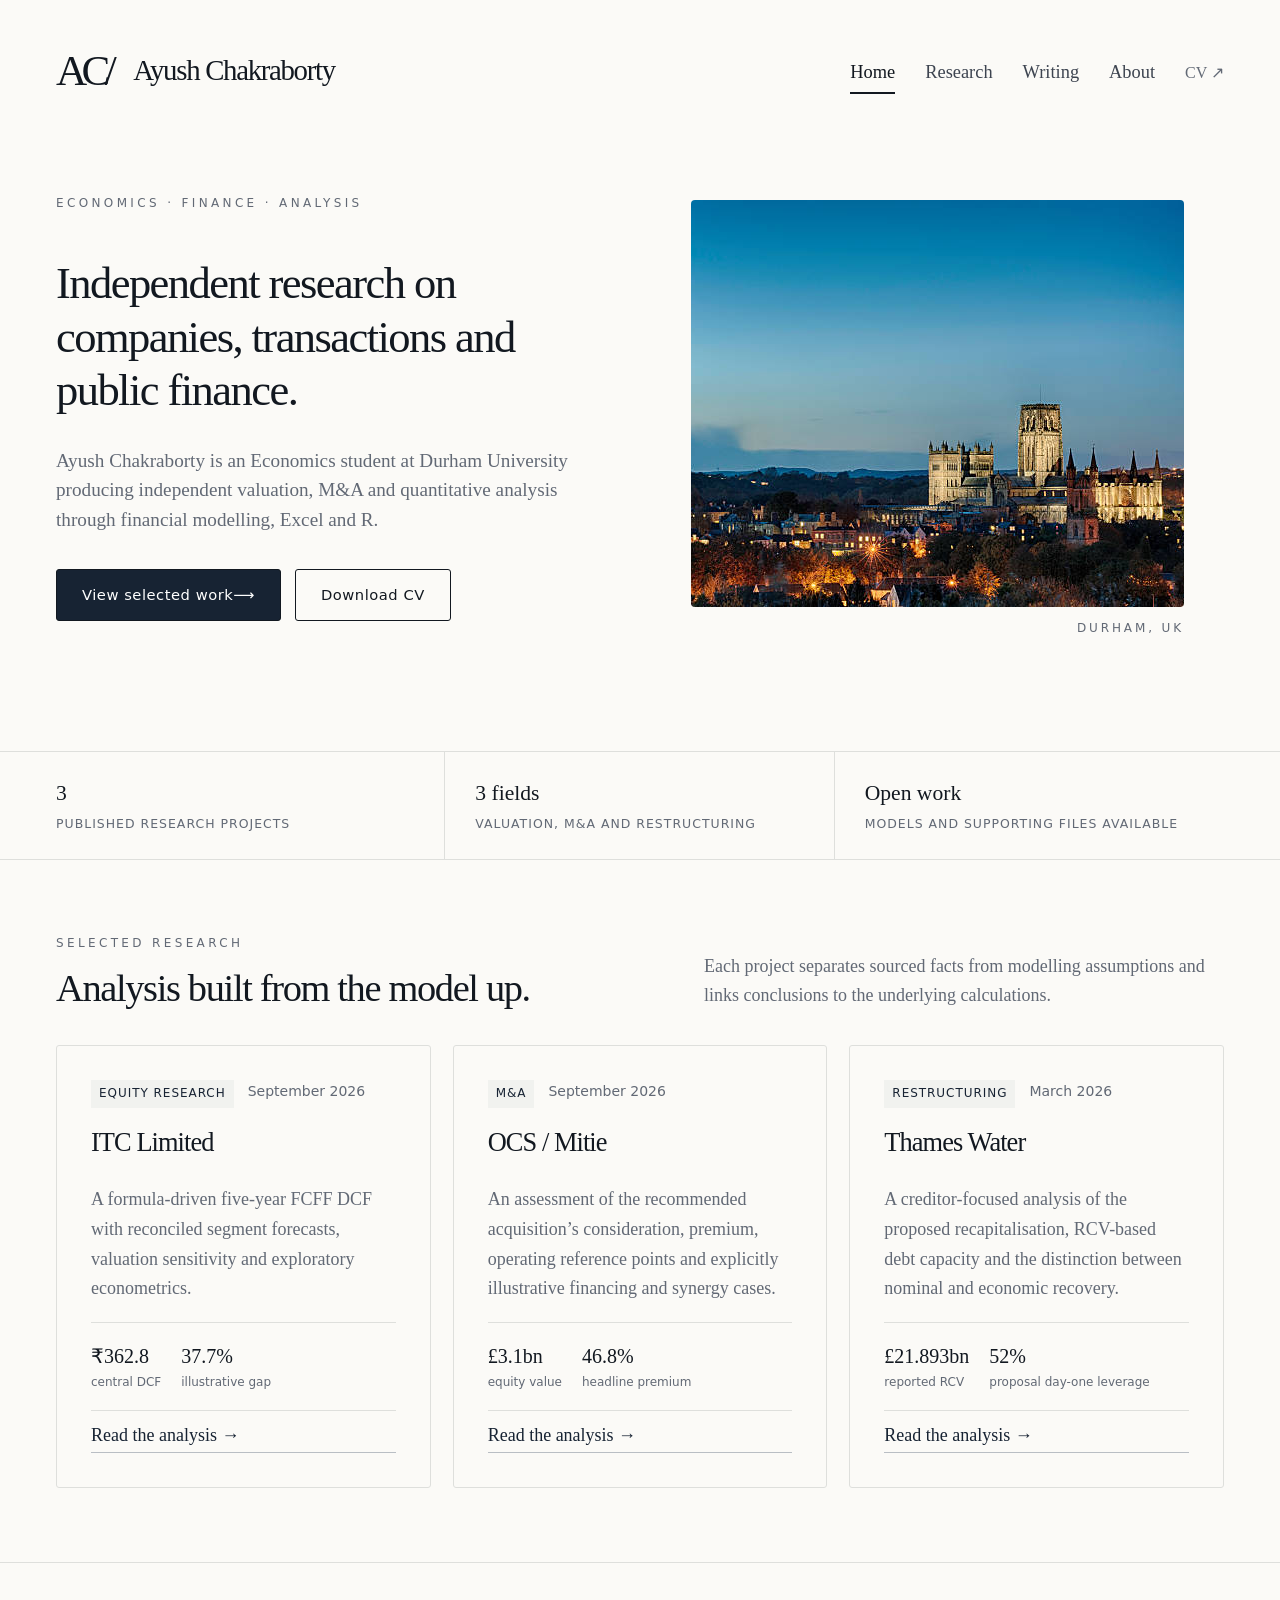
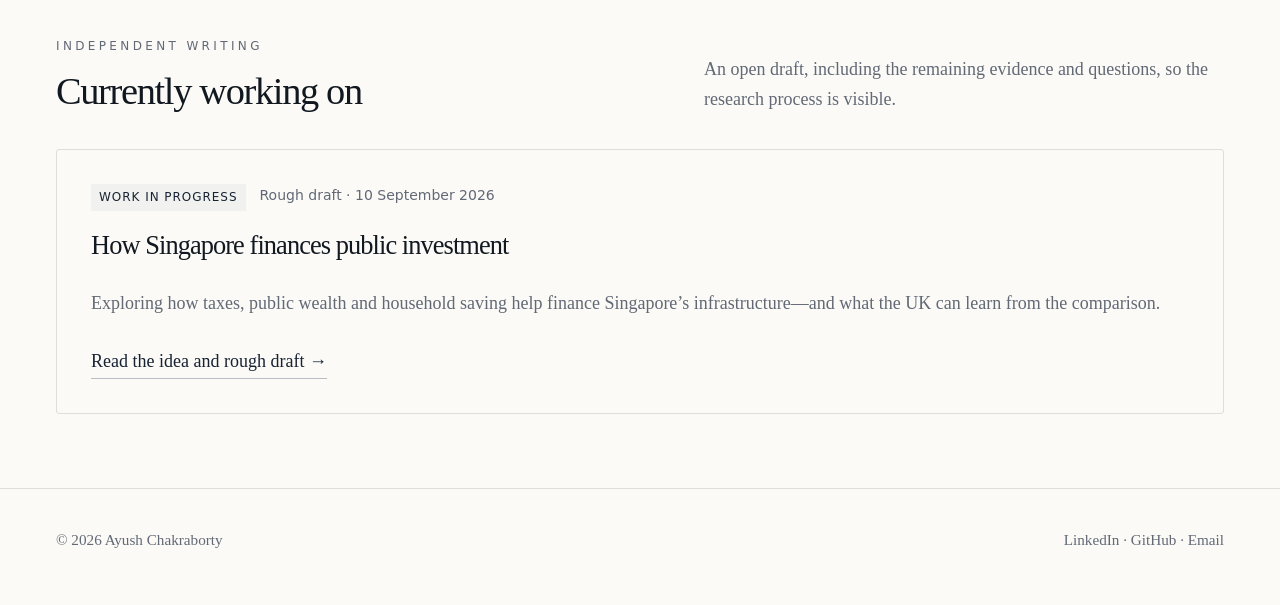
<file: index.html>
<!doctype html>
<html lang="en">
<head>
  <meta charset="utf-8"><meta name="viewport" content="width=device-width,initial-scale=1">
  <title>Ayush Chakraborty — Economics &amp; Finance Research</title>
  <meta name="description" content="Independent equity valuation, M&amp;A, restructuring and public-finance research by Durham Economics student Ayush Chakraborty.">
  <link rel="canonical" href="https://ayushchakraborty.com/"><meta property="og:type" content="website"><meta property="og:title" content="Ayush Chakraborty — Economics & Finance Research"><meta property="og:description" content="Independent research on companies, transactions and public finance."><meta property="og:image" content="https://ayushchakraborty.com/assets/durham-evening.png">
  <link rel="icon" href="assets/favicon.svg" type="image/svg+xml"><link rel="stylesheet" href="assets/style.css?v=20260922a">
</head>
<body>
<header class="site-header"><div class="container nav"><a class="brand" href="index.html"><span class="brand-mark">AC/</span><span class="brand-name">Ayush Chakraborty</span></a><button class="menu-btn" aria-controls="main-navigation" aria-label="Open navigation" aria-expanded="false">☰</button><nav class="nav-links" id="main-navigation" aria-label="Main navigation"><a aria-current="page" class="active" href="index.html">Home</a><a href="research.html">Research</a><a href="writing.html">Writing</a><a href="about.html">About</a><a class="cv-link" href="downloads/Ayush_Chakraborty_Portfolio_CV.pdf" target="_blank" rel="noopener">CV ↗</a></nav></div></header>
<main>
<section class="hero"><div class="container hero-grid"><div class="hero-copy"><div class="eyebrow">Economics · Finance · Analysis</div><h1>Independent research on companies, transactions and public finance.</h1><p class="lede">Ayush Chakraborty is an Economics student at Durham University producing independent valuation, M&amp;A and quantitative analysis through financial modelling, Excel and R.</p><div class="actions"><a class="button primary" href="selected-work.html">View selected work <span aria-hidden="true">⟶</span></a><a class="button secondary" href="downloads/Ayush_Chakraborty_Portfolio_CV.pdf" target="_blank" rel="noopener">Download CV</a></div></div><figure class="hero-image"><img src="assets/durham-evening.png" alt="Durham Cathedral illuminated above the city at dusk" width="612" height="407" fetchpriority="high"><figcaption>Durham, UK</figcaption></figure></div></section>
<section class="proof-strip" aria-label="Portfolio overview"><div class="container proof-grid"><div><strong>3</strong><span>published research projects</span></div><div><strong>3 fields</strong><span>valuation, M&amp;A and restructuring</span></div><div><strong>Open work</strong><span>models and supporting files available</span></div></div></section>
<section class="section"><div class="container"><div class="section-head"><div><div class="eyebrow">Selected research</div><h2>Analysis built from the model up.</h2></div><p>Each project separates sourced facts from modelling assumptions and links conclusions to the underlying calculations.</p></div><div class="feature-grid">
<article class="card research-card"><div class="meta"><span class="tag">Equity research</span><span>September 2026</span></div><h3>ITC Limited</h3><p>A formula-driven five-year FCFF DCF with reconciled segment forecasts, valuation sensitivity and exploratory econometrics.</p><div class="card-metrics"><span><strong>₹362.8</strong> central DCF</span><span><strong>37.7%</strong> illustrative gap</span></div><a class="card-link" href="research/itc.html">Read the analysis →</a></article>
<article class="card research-card"><div class="meta"><span class="tag">M&amp;A</span><span>September 2026</span></div><h3>OCS / Mitie</h3><p>An assessment of the recommended acquisition’s consideration, premium, operating reference points and explicitly illustrative financing and synergy cases.</p><div class="card-metrics"><span><strong>£3.1bn</strong> equity value</span><span><strong>46.8%</strong> headline premium</span></div><a class="card-link" href="research/ocs-mitie.html">Read the analysis →</a></article>
<article class="card research-card"><div class="meta"><span class="tag">Restructuring</span><span>March 2026</span></div><h3>Thames Water</h3><p>A creditor-focused analysis of the proposed recapitalisation, RCV-based debt capacity and the distinction between nominal and economic recovery.</p><div class="card-metrics"><span><strong>£21.893bn</strong> reported RCV</span><span><strong>52%</strong> proposal day-one leverage</span></div><a class="card-link" href="research/thames-water.html">Read the analysis →</a></article>
</div></div></section>
<section class="section"><div class="container"><div class="section-head"><div><div class="eyebrow">Independent writing</div><h2>Currently working on</h2></div><p>An open draft, including the remaining evidence and questions, so the research process is visible.</p></div><article class="card"><div class="meta"><span class="tag">Work in progress</span><span>Rough draft · 10 September 2026</span></div><h3>How Singapore finances public investment</h3><p>Exploring how taxes, public wealth and household saving help finance Singapore’s infrastructure—and what the UK can learn from the comparison.</p><a class="card-link" href="writing/singapore-uk.html">Read the idea and rough draft →</a></article></div></section>
</main>
<footer><div class="container footer-row"><span>© <span data-year></span> Ayush Chakraborty</span><span><a href="https://www.linkedin.com/in/ayushchakr/" target="_blank" rel="me noopener">LinkedIn</a> · <a href="https://github.com/ayush-cha" target="_blank" rel="me noopener">GitHub</a> · <a href="mailto:ayush.n.chakraborty@gmail.com">Email</a></span></div></footer><script src="assets/script.js?v=20260922"></script>
</body></html>
</file>
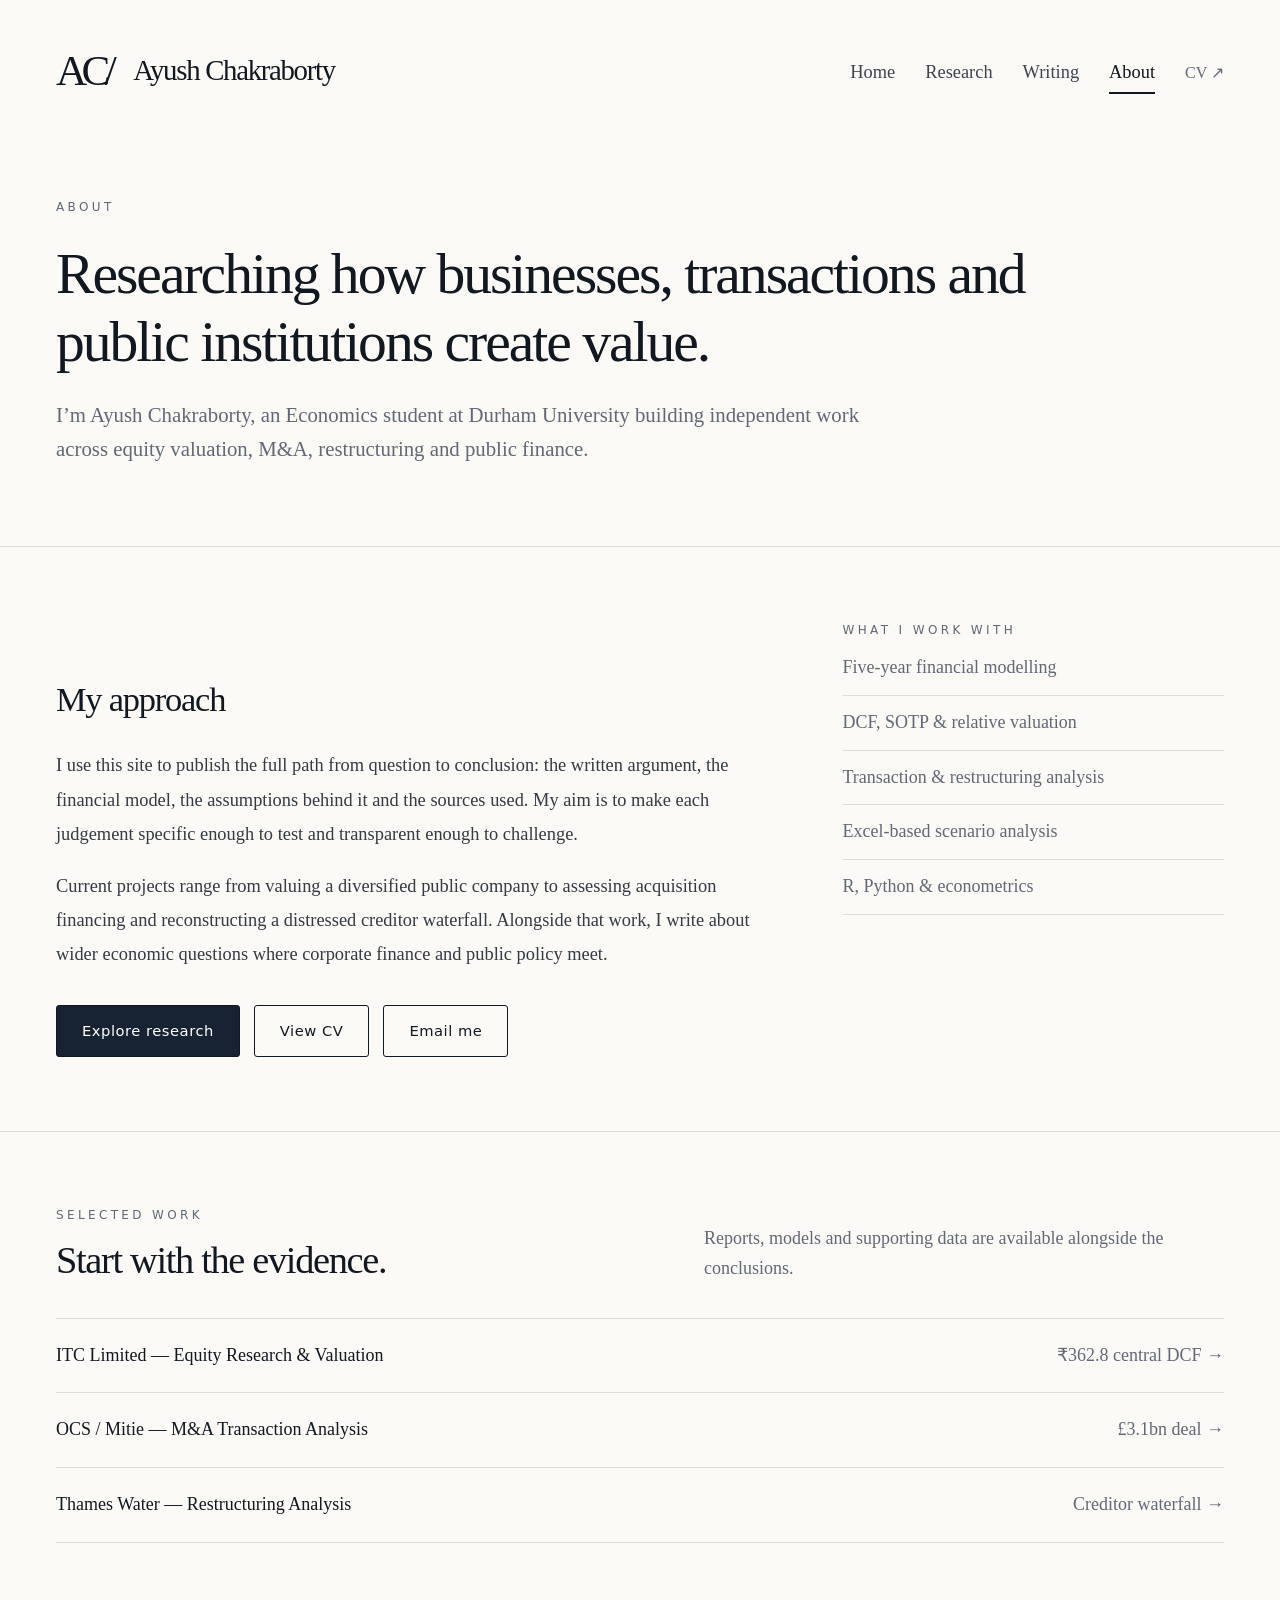
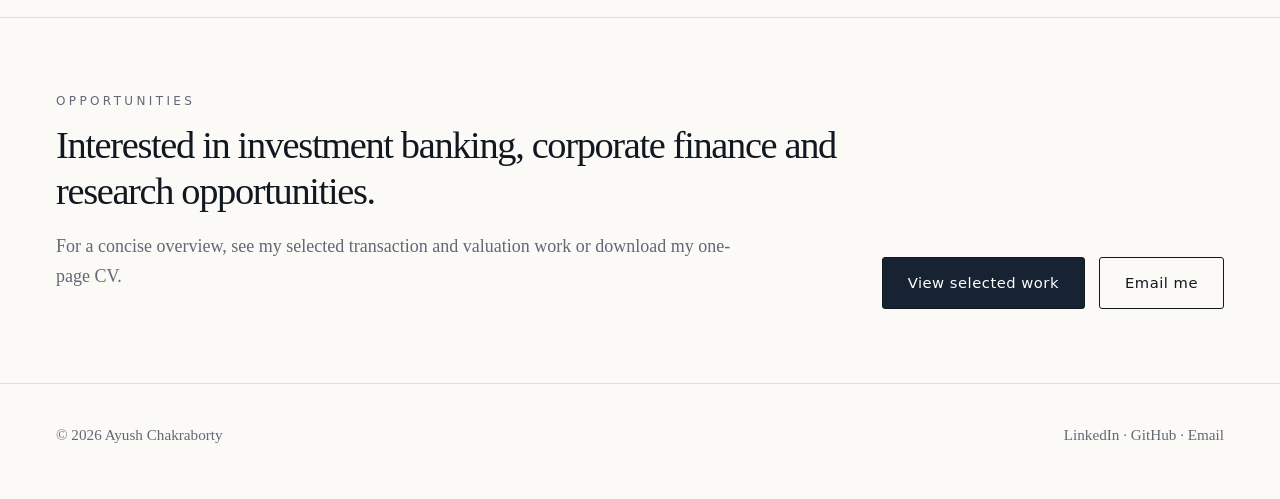
<file: about.html>
<!doctype html><html lang="en"><head><meta charset="utf-8"><meta name="viewport" content="width=device-width,initial-scale=1"><title>About — Ayush Chakraborty</title><meta name="description" content="About Ayush Chakraborty, a Durham Economics student producing independent finance and economics research."><link rel="canonical" href="https://ayushchakraborty.com/about.html"><meta property="og:type" content="website"><meta property="og:title" content="About — Ayush Chakraborty"><meta property="og:description" content="Durham Economics student producing independent valuation, transaction and public-finance research."><link rel="icon" href="assets/favicon.svg" type="image/svg+xml"><link rel="stylesheet" href="assets/style.css?v=20260922a">
  <script type="application/ld+json">
  {
    "@context": "https://schema.org",
    "@type": "Person",
    "name": "Ayush Chakraborty",
    "url": "https://ayushchakraborty.com/",
    "sameAs": [
      "https://www.linkedin.com/in/ayushchakr/",
      "https://github.com/ayush-cha"
    ],
    "affiliation": {
      "@type": "CollegeOrUniversity",
      "name": "Durham University"
    },
    "knowsAbout": [
      "Economics",
      "Equity Research",
      "Financial Modelling",
      "Valuation",
      "Mergers and Acquisitions",
      "Public Finance"
    ]
  }
  </script>
</head><body>
<header class="site-header"><div class="container nav"><a class="brand" href="index.html"><span class="brand-mark">AC/</span><span class="brand-name">Ayush Chakraborty</span></a><button class="menu-btn" aria-controls="main-navigation" aria-label="Open navigation" aria-expanded="false">☰</button><nav class="nav-links" id="main-navigation" aria-label="Main navigation"><a href="index.html">Home</a><a href="research.html">Research</a><a href="writing.html">Writing</a><a aria-current="page" class="active" href="about.html">About</a><a class="cv-link" href="downloads/Ayush_Chakraborty_Portfolio_CV.pdf" target="_blank" rel="noopener">CV ↗</a></nav></div></header>
<main><section class="page-head"><div class="container"><div class="eyebrow">About</div><h1>Researching how businesses, transactions and public institutions create value.</h1><p class="lede">I’m Ayush Chakraborty, an Economics student at Durham University building independent work across equity valuation, M&amp;A, restructuring and public finance.</p></div></section>
<section class="section"><div class="container about-grid"><div class="prose"><h2>My approach</h2><p>I use this site to publish the full path from question to conclusion: the written argument, the financial model, the assumptions behind it and the sources used. My aim is to make each judgement specific enough to test and transparent enough to challenge.</p><p>Current projects range from valuing a diversified public company to assessing acquisition financing and reconstructing a distressed creditor waterfall. Alongside that work, I write about wider economic questions where corporate finance and public policy meet.</p><div class="actions"><a class="button primary" href="research.html">Explore research</a><a class="button secondary" href="downloads/Ayush_Chakraborty_Portfolio_CV.pdf" target="_blank" rel="noopener">View CV</a><a class="button secondary" href="mailto:ayush.n.chakraborty@gmail.com">Email me</a></div></div><aside><div class="eyebrow">What I work with</div><ul class="simple-list"><li>Five-year financial modelling</li><li>DCF, SOTP &amp; relative valuation</li><li>Transaction &amp; restructuring analysis</li><li>Excel-based scenario analysis</li><li>R, Python &amp; econometrics</li></ul></aside></div></section>
<section class="section"><div class="container"><div class="section-head"><div><div class="eyebrow">Selected work</div><h2>Start with the evidence.</h2></div><p>Reports, models and supporting data are available alongside the conclusions.</p></div><div class="link-list"><a href="research/itc.html"><span>ITC Limited — Equity Research &amp; Valuation</span><span>₹362.8 central DCF →</span></a><a href="research/ocs-mitie.html"><span>OCS / Mitie — M&amp;A Transaction Analysis</span><span>£3.1bn deal →</span></a><a href="research/thames-water.html"><span>Thames Water — Restructuring Analysis</span><span>Creditor waterfall →</span></a></div></div></section><section class="section contact-band"><div class="container"><div><div class="eyebrow">Opportunities</div><h2>Interested in investment banking, corporate finance and research opportunities.</h2><p>For a concise overview, see my selected transaction and valuation work or download my one-page CV.</p></div><div class="actions"><a class="button primary" href="selected-work.html">View selected work</a><a class="button secondary" href="mailto:ayush.n.chakraborty@gmail.com">Email me</a></div></div></section></main>
<footer><div class="container footer-row"><span>© <span data-year></span> Ayush Chakraborty</span><span><a href="https://www.linkedin.com/in/ayushchakr/" target="_blank" rel="me noopener">LinkedIn</a> · <a href="https://github.com/ayush-cha" target="_blank" rel="me noopener">GitHub</a> · <a href="mailto:ayush.n.chakraborty@gmail.com">Email</a></span></div></footer><script src="assets/script.js"></script></body></html>
</file>
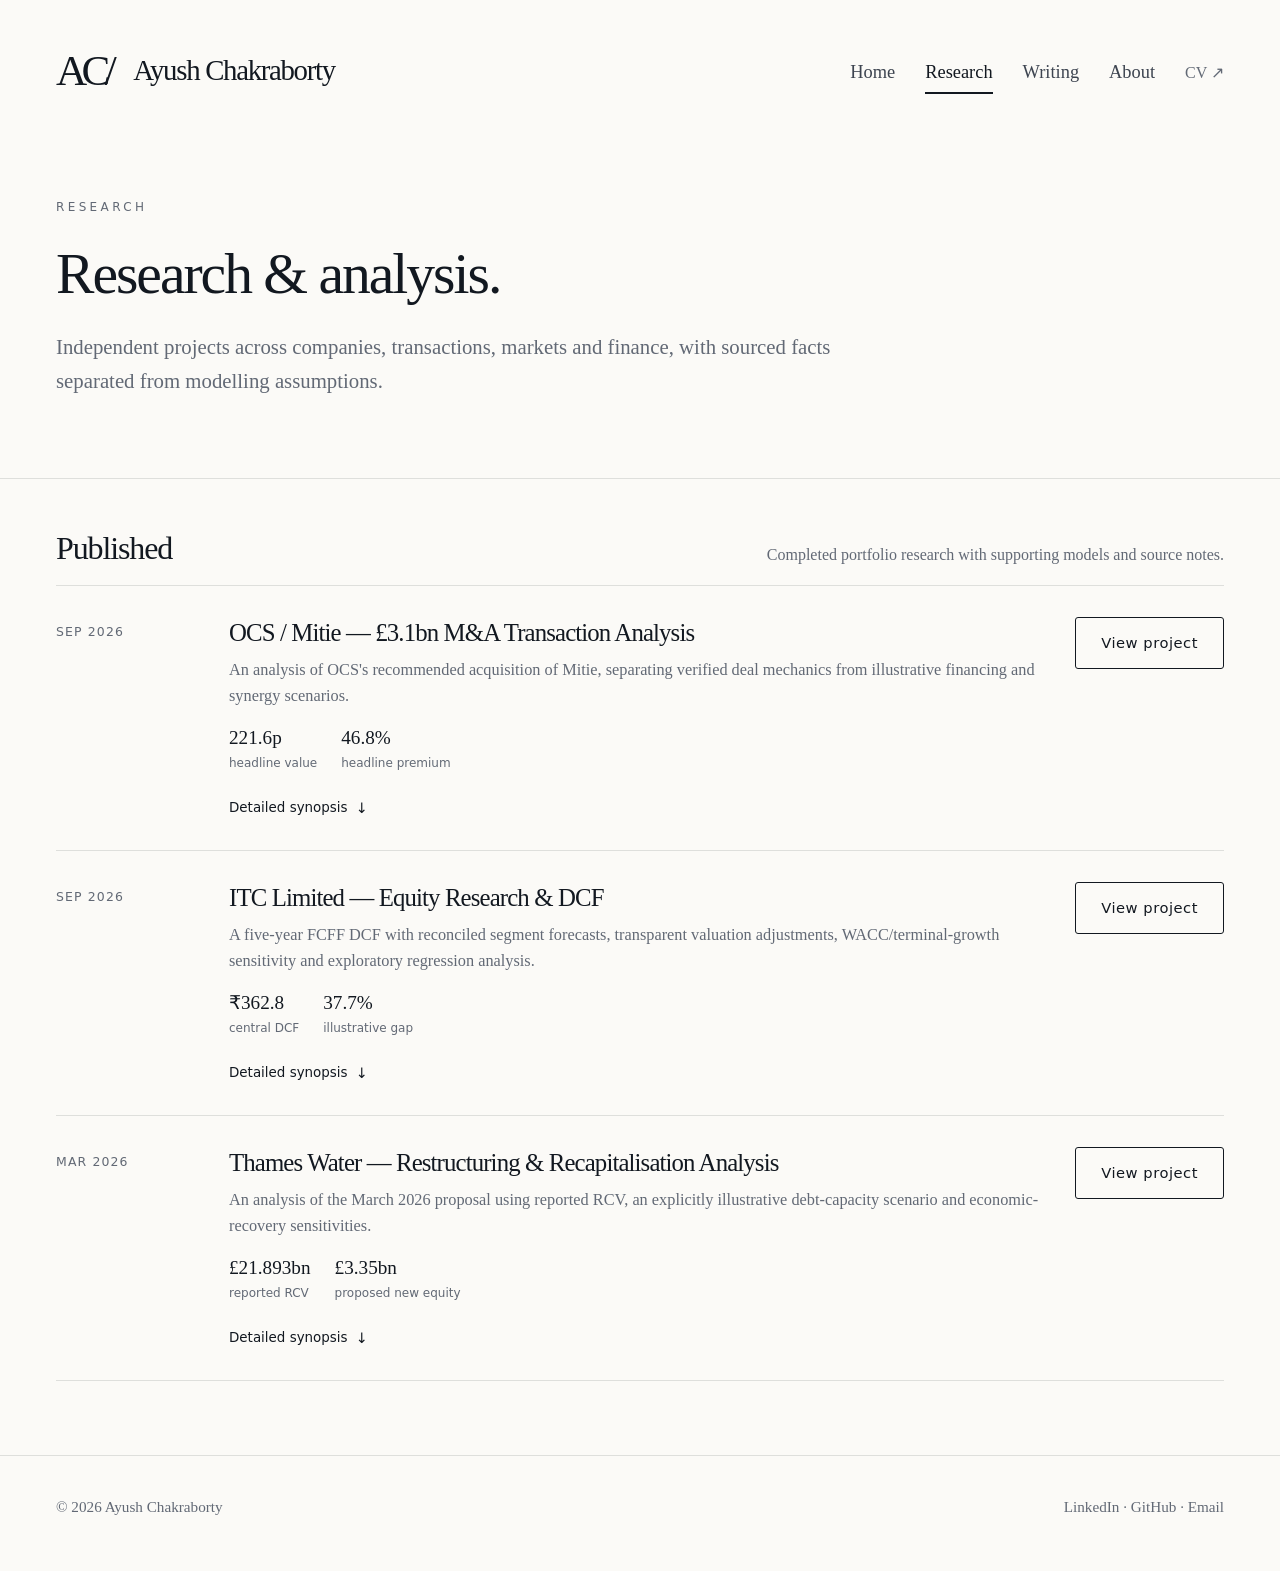
<file: research.html>
<!doctype html><html lang="en"><head><meta charset="utf-8"><meta name="viewport" content="width=device-width,initial-scale=1"><title>Research — Ayush Chakraborty</title><meta name="description" content="Independent equity, M&amp;A and restructuring research with reports and formula-driven financial models."><link rel="canonical" href="https://ayushchakraborty.com/research.html"><link rel="icon" href="assets/favicon.svg" type="image/svg+xml"><link rel="stylesheet" href="assets/style.css?v=20260922a"></head><body>
<header class="site-header"><div class="container nav"><a class="brand" href="index.html"><span class="brand-mark">AC/</span><span class="brand-name">Ayush Chakraborty</span></a><button class="menu-btn" aria-controls="main-navigation" aria-label="Open navigation" aria-expanded="false">☰</button><nav class="nav-links" id="main-navigation" aria-label="Main navigation"><a href="index.html">Home</a><a aria-current="page" class="active" href="research.html">Research</a><a href="writing.html">Writing</a><a href="about.html">About</a><a class="cv-link" href="downloads/Ayush_Chakraborty_Portfolio_CV.pdf" target="_blank" rel="noopener">CV ↗</a></nav></div></header>
<main><section class="page-head"><div class="container"><div class="eyebrow">Research</div><h1>Research &amp; analysis.</h1><p class="lede">Independent projects across companies, transactions, markets and finance, with sourced facts separated from modelling assumptions.</p></div></section>
<section class="section library-section"><div class="container"><section class="library-block"><div class="library-heading"><div><h2>Published</h2></div><p>Completed portfolio research with supporting models and source notes.</p></div>
<article class="work-item"><div class="work-item-top"><div class="work-date">Sep 2026</div><div><h3>OCS / Mitie — £3.1bn M&amp;A Transaction Analysis</h3><p class="one-line">An analysis of OCS's recommended acquisition of Mitie, separating verified deal mechanics from illustrative financing and synergy scenarios.</p><div class="work-metrics"><span><strong>221.6p</strong> headline value</span><span><strong>46.8%</strong> headline premium</span></div></div><div class="work-actions"><a class="button secondary" href="research/ocs-mitie.html">View project</a></div></div><details class="synopsis"><summary>Detailed synopsis</summary><div class="synopsis-body"><p>The work tests the transaction’s pricing and strategic logic while avoiding unsupported sponsor-return claims. OCS FY2025 and Mitie FY2026 operating metrics are kept on separate periods, and the financing model uses an explicit balanced scenario rather than inferring the actual debt draw.</p><p>Illustrative £50m, £100m and £150m run-rate synergy cases are phased over three years with implementation costs included.</p><div class="work-links"><a href="downloads/OCS_Mitie_MA_Transaction_Analysis.pdf" download>Download PDF report</a><a href="downloads/OCS_Mitie_MA_Transaction_Analysis.docx" download>Word report</a><a href="downloads/OCS_Mitie_MA_Transaction_Model.xlsx" download>Download Excel model</a></div></div></details></article>
<article class="work-item"><div class="work-item-top"><div class="work-date">Sep 2026</div><div><h3>ITC Limited — Equity Research &amp; DCF</h3><p class="one-line">A five-year FCFF DCF with reconciled segment forecasts, transparent valuation adjustments, WACC/terminal-growth sensitivity and exploratory regression analysis.</p><div class="work-metrics"><span><strong>₹362.8</strong> central DCF</span><span><strong>37.7%</strong> illustrative gap</span></div></div><div class="work-actions"><a class="button secondary" href="research/itc.html">View project</a></div></div><details class="synopsis"><summary>Detailed synopsis</summary><div class="synopsis-body"><p>The workbook is formula-driven, reconciles segment revenue and EBIT into the DCF, and includes an explicit liquid-financial-assets bridge and valuation sensitivity.</p><p>The regression uses 64 supplied monthly ITC/NIFTY return observations from May 2021 to August 2026 with RBI policy-change months aligned to published RBI dates and excluding the incomplete September 2026 observation. The supplied return series itself is not independently certified.</p><div class="work-links"><a href="research/itc.html">Read project</a><a href="downloads/ITC_Equity_Research_Report.pdf" target="_blank" rel="noopener">PDF report</a><a href="downloads/ITC_Equity_Research_Report.docx" download>Word report</a><a href="downloads/ITC_Equity_Research_Model.xlsx" download>Download Excel model</a><a href="downloads/ITC_R_Regression.R" download>R code</a><a href="downloads/ITC_R_Regression_Data.csv" download>Data</a></div></div></details></article>
<article class="work-item"><div class="work-item-top"><div class="work-date">Mar 2026</div><div><h3>Thames Water — Restructuring &amp; Recapitalisation Analysis</h3><p class="one-line">An analysis of the March 2026 proposal using reported RCV, an explicitly illustrative debt-capacity scenario and economic-recovery sensitivities.</p><div class="work-metrics"><span><strong>£21.893bn</strong> reported RCV</span><span><strong>£3.35bn</strong> proposed new equity</span></div></div><div class="work-actions"><a class="button secondary" href="research/thames-water.html">View project</a></div></div><details class="synopsis"><summary>Detailed synopsis</summary><div class="synopsis-body"><p>The model keeps £3.25bn of new day-one debt separate from reinstated legacy debt, uses reported RCV of £21.893bn, and labels the gearing schedule as debt capacity rather than an integrated debt forecast.</p><p>A present-value sensitivity illustrates why 70% retained Class A principal is not automatically 70% economic recovery.</p><div class="work-links"><a href="research/thames-water.html">Read project</a><a href="downloads/Thames_Water_Restructuring_Analysis_March_2026.pdf" download>PDF report</a><a href="downloads/Thames_Water_Restructuring_Analysis_March_2026.docx" download>Word report</a><a href="downloads/Thames_Water_Restructuring_Model_March_2026.xlsx" download>Excel model</a></div></div></details></article>
</section></div></section></main><footer><div class="container footer-row"><span>© <span data-year></span> Ayush Chakraborty</span><span><a href="https://www.linkedin.com/in/ayushchakr/" target="_blank" rel="me noopener">LinkedIn</a> · <a href="https://github.com/ayush-cha" target="_blank" rel="me noopener">GitHub</a> · <a href="mailto:ayush.n.chakraborty@gmail.com">Email</a></span></div></footer><script src="assets/script.js?v=20260922"></script></body></html>
</file>
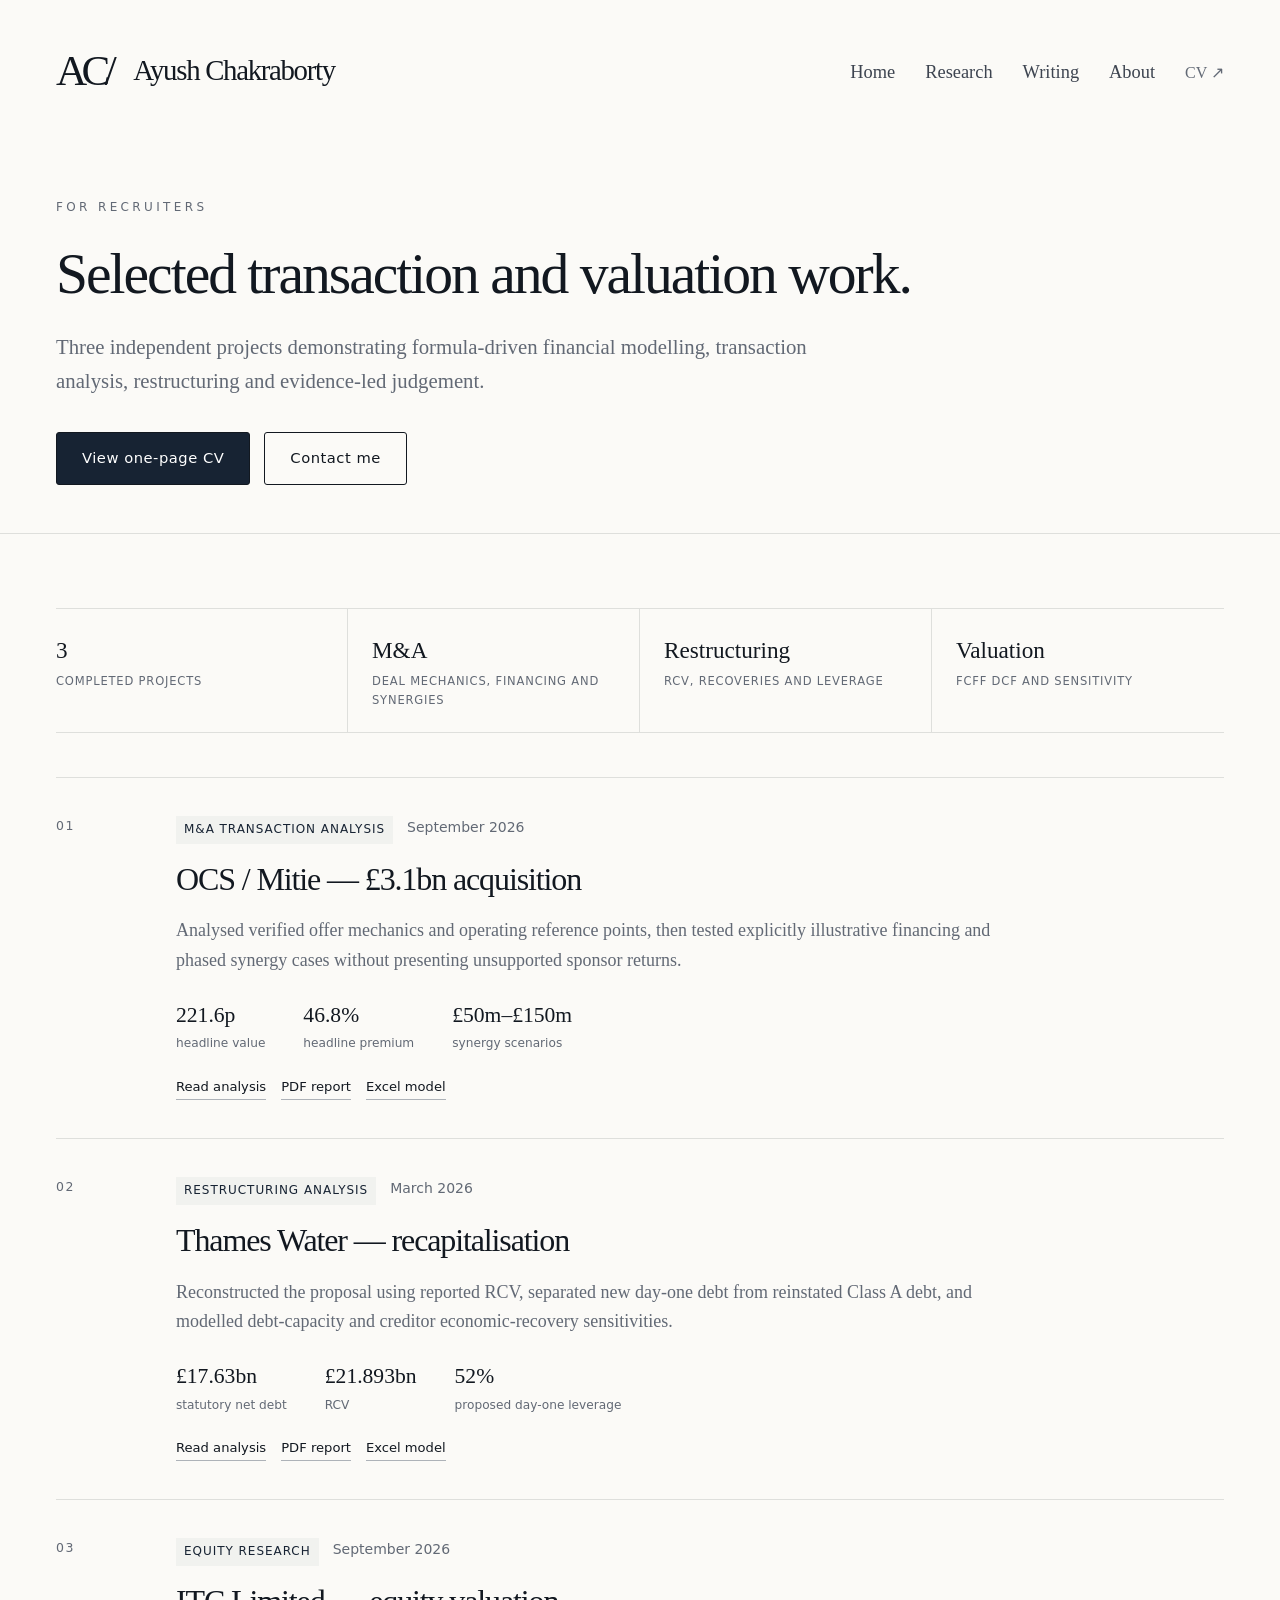
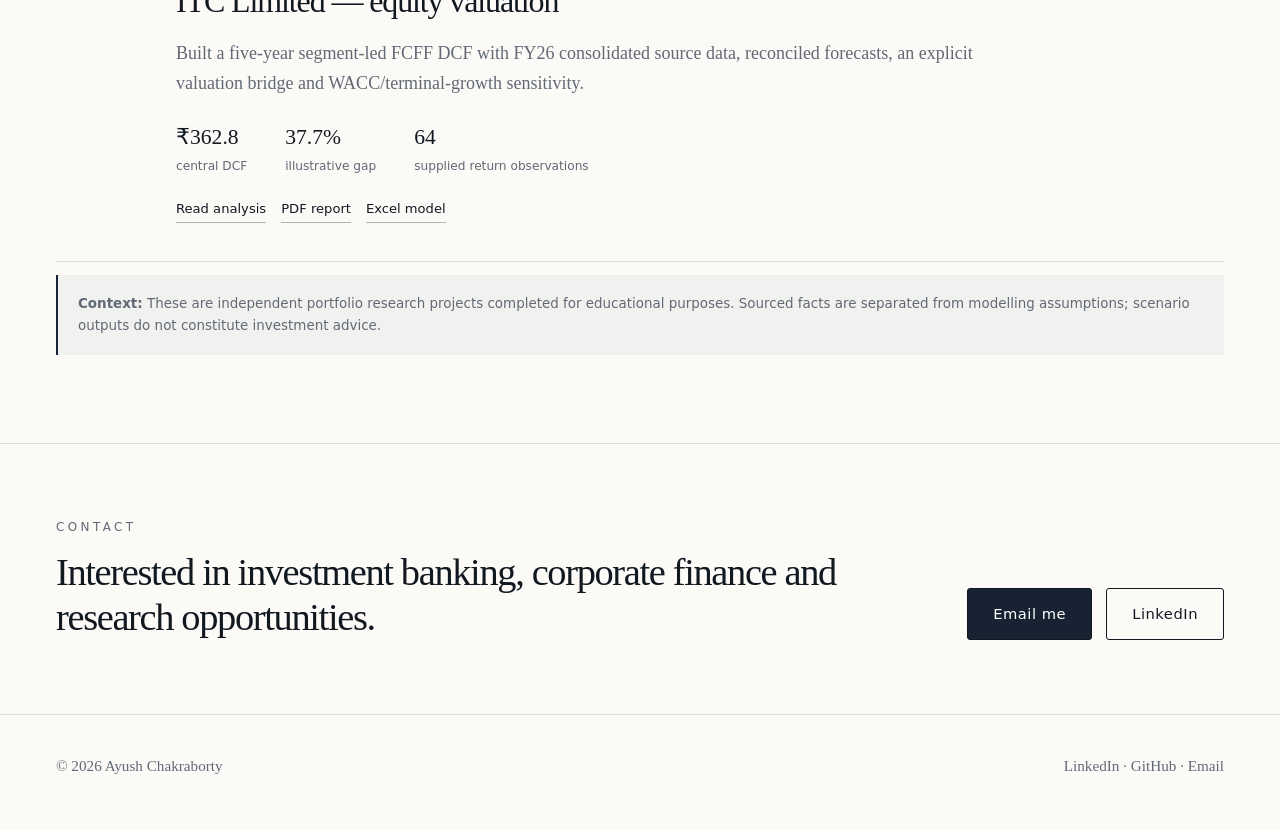
<file: selected-work.html>
<!doctype html><html lang="en"><head><meta charset="utf-8"><meta name="viewport" content="width=device-width,initial-scale=1"><title>Selected Work — Ayush Chakraborty</title><meta name="description" content="A concise recruiter overview of Ayush Chakraborty's M&amp;A, restructuring and equity-research work."><link rel="canonical" href="https://ayushchakraborty.com/selected-work.html"><meta property="og:type" content="website"><meta property="og:title" content="Selected Finance Work — Ayush Chakraborty"><meta property="og:description" content="Three model-led finance projects with reports and supporting files."><link rel="icon" href="assets/favicon.svg" type="image/svg+xml"><link rel="stylesheet" href="assets/style.css?v=20260922a"></head><body>
<header class="site-header"><div class="container nav"><a class="brand" href="index.html"><span class="brand-mark">AC/</span><span class="brand-name">Ayush Chakraborty</span></a><button class="menu-btn" aria-controls="main-navigation" aria-label="Open navigation" aria-expanded="false">☰</button><nav class="nav-links" id="main-navigation" aria-label="Main navigation"><a href="index.html">Home</a><a href="research.html">Research</a><a href="writing.html">Writing</a><a href="about.html">About</a><a class="cv-link" href="downloads/Ayush_Chakraborty_Portfolio_CV.pdf" target="_blank" rel="noopener">CV ↗</a></nav></div></header>
<main><section class="page-head"><div class="container"><div class="eyebrow">For recruiters</div><h1>Selected transaction and valuation work.</h1><p class="lede">Three independent projects demonstrating formula-driven financial modelling, transaction analysis, restructuring and evidence-led judgement.</p><div class="actions"><a class="button primary" href="downloads/Ayush_Chakraborty_Portfolio_CV.pdf" target="_blank" rel="noopener">View one-page CV</a><a class="button secondary" href="mailto:ayush.n.chakraborty@gmail.com">Contact me</a></div></div></section>
<section class="section"><div class="container"><div class="recruiter-intro"><div><span>3</span><small>completed projects</small></div><div><span>M&amp;A</span><small>deal mechanics, financing and synergies</small></div><div><span>Restructuring</span><small>RCV, recoveries and leverage</small></div><div><span>Valuation</span><small>FCFF DCF and sensitivity</small></div></div><div class="selected-work-list">
<article><div class="selected-work-number">01</div><div><div class="meta"><span class="tag">M&amp;A transaction analysis</span><span>September 2026</span></div><h2>OCS / Mitie — £3.1bn acquisition</h2><p>Analysed verified offer mechanics and operating reference points, then tested explicitly illustrative financing and phased synergy cases without presenting unsupported sponsor returns.</p><div class="selected-metrics"><span><strong>221.6p</strong> headline value</span><span><strong>46.8%</strong> headline premium</span><span><strong>£50m–£150m</strong> synergy scenarios</span></div><div class="work-links"><a href="research/ocs-mitie.html">Read analysis</a><a href="downloads/OCS_Mitie_MA_Transaction_Analysis.pdf" download>PDF report</a><a href="downloads/OCS_Mitie_MA_Transaction_Model.xlsx" download>Excel model</a></div></div></article>
<article><div class="selected-work-number">02</div><div><div class="meta"><span class="tag">Restructuring analysis</span><span>March 2026</span></div><h2>Thames Water — recapitalisation</h2><p>Reconstructed the proposal using reported RCV, separated new day-one debt from reinstated Class A debt, and modelled debt-capacity and creditor economic-recovery sensitivities.</p><div class="selected-metrics"><span><strong>£17.63bn</strong> statutory net debt</span><span><strong>£21.893bn</strong> RCV</span><span><strong>52%</strong> proposed day-one leverage</span></div><div class="work-links"><a href="research/thames-water.html">Read analysis</a><a href="downloads/Thames_Water_Restructuring_Analysis_March_2026.pdf" download>PDF report</a><a href="downloads/Thames_Water_Restructuring_Model_March_2026.xlsx" download>Excel model</a></div></div></article>
<article><div class="selected-work-number">03</div><div><div class="meta"><span class="tag">Equity research</span><span>September 2026</span></div><h2>ITC Limited — equity valuation</h2><p>Built a five-year segment-led FCFF DCF with FY26 consolidated source data, reconciled forecasts, an explicit valuation bridge and WACC/terminal-growth sensitivity.</p><div class="selected-metrics"><span><strong>₹362.8</strong> central DCF</span><span><strong>37.7%</strong> illustrative gap</span><span><strong>64</strong> supplied return observations</span></div><div class="work-links"><a href="research/itc.html">Read analysis</a><a href="downloads/ITC_Equity_Research_Report.pdf" target="_blank" rel="noopener">PDF report</a><a href="downloads/ITC_Equity_Research_Model.xlsx" download>Excel model</a></div></div></article>
</div><p class="disclosure"><strong>Context:</strong> These are independent portfolio research projects completed for educational purposes. Sourced facts are separated from modelling assumptions; scenario outputs do not constitute investment advice.</p></div></section>
<section class="section contact-band"><div class="container"><div><div class="eyebrow">Contact</div><h2>Interested in investment banking, corporate finance and research opportunities.</h2></div><div class="actions"><a class="button primary" href="mailto:ayush.n.chakraborty@gmail.com">Email me</a><a class="button secondary" href="https://www.linkedin.com/in/ayushchakr/" target="_blank" rel="noopener">LinkedIn</a></div></div></section></main><footer><div class="container footer-row"><span>© <span data-year></span> Ayush Chakraborty</span><span><a href="https://www.linkedin.com/in/ayushchakr/" target="_blank" rel="me noopener">LinkedIn</a> · <a href="https://github.com/ayush-cha" target="_blank" rel="me noopener">GitHub</a> · <a href="mailto:ayush.n.chakraborty@gmail.com">Email</a></span></div></footer><script src="assets/script.js?v=20260922"></script></body></html>
</file>
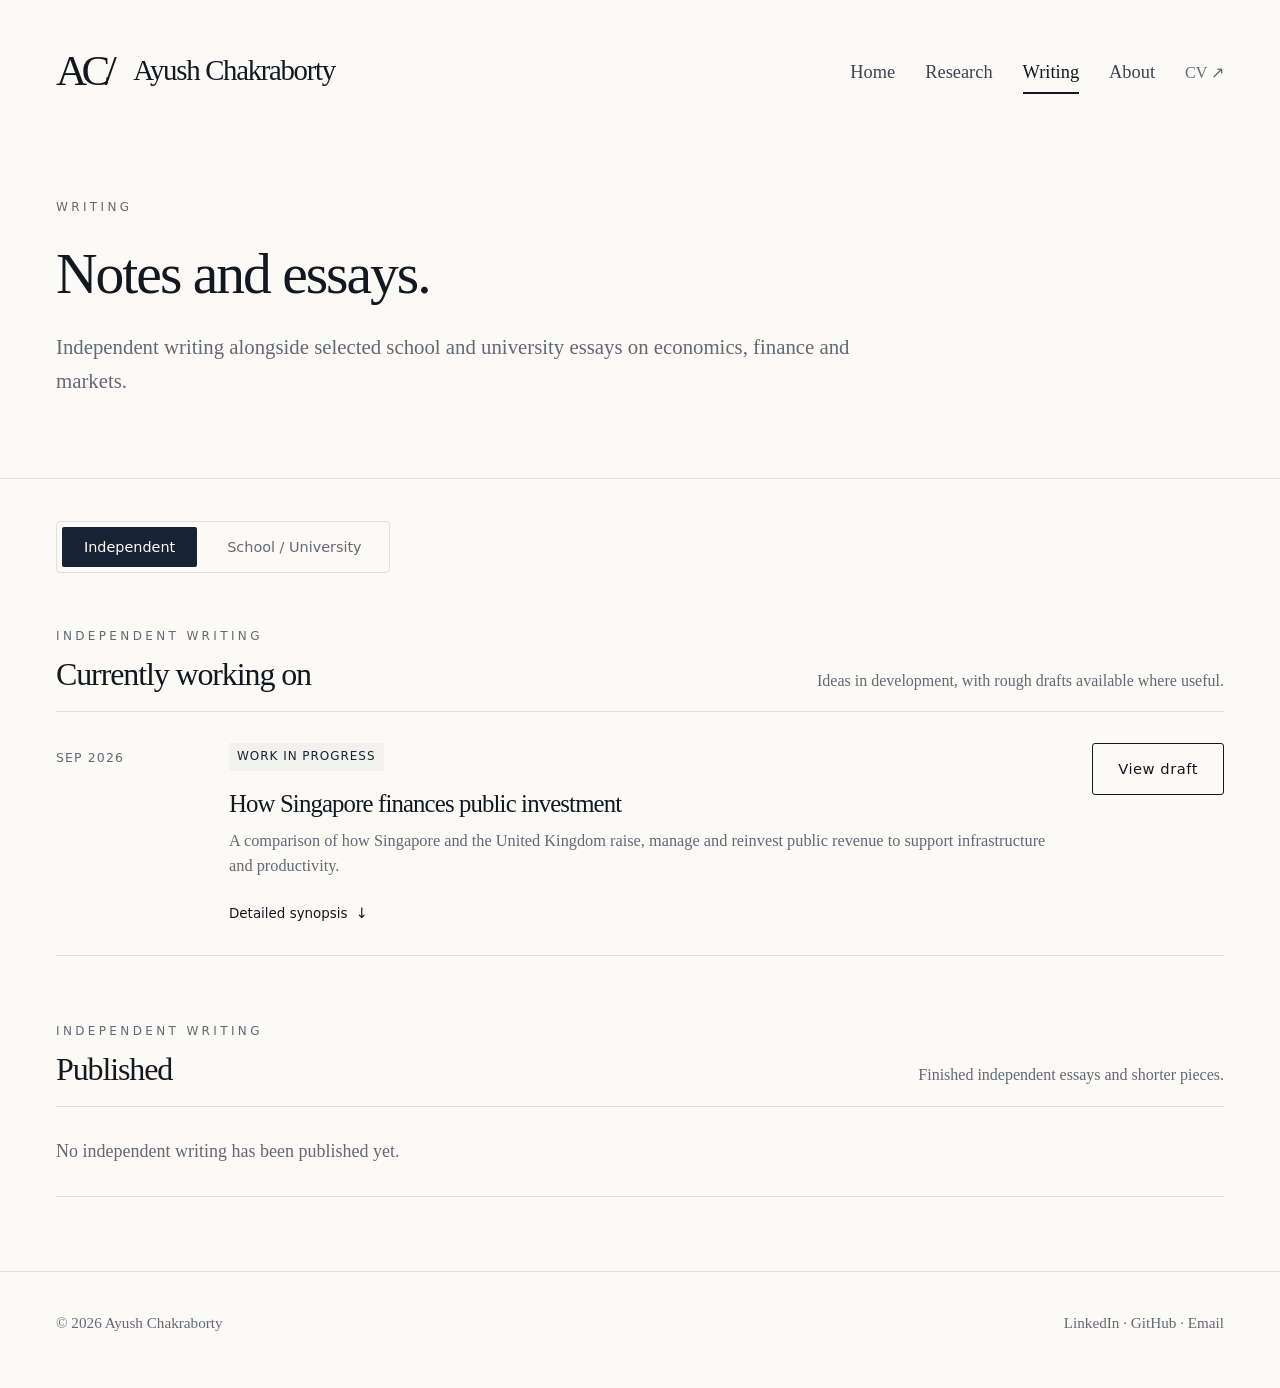
<file: writing.html>
<!doctype html><html lang="en"><head><meta charset="utf-8"><meta name="viewport" content="width=device-width,initial-scale=1"><title>Writing — Ayush Chakraborty</title><meta name="description" content="Independent writing and selected assessed economics and finance essays by Ayush Chakraborty."><link rel="canonical" href="https://ayushchakraborty.com/writing.html"><link rel="icon" href="assets/favicon.svg" type="image/svg+xml"><link rel="stylesheet" href="assets/style.css?v=20260922a"></head><body>
<header class="site-header"><div class="container nav"><a class="brand" href="index.html"><span class="brand-mark">AC/</span><span class="brand-name">Ayush Chakraborty</span></a><button class="menu-btn" aria-controls="main-navigation" aria-label="Open navigation" aria-expanded="false">☰</button><nav class="nav-links" id="main-navigation" aria-label="Main navigation"><a href="index.html">Home</a><a href="research.html">Research</a><a aria-current="page" class="active" href="writing.html">Writing</a><a href="about.html">About</a><a class="cv-link" href="downloads/Ayush_Chakraborty_Portfolio_CV.pdf" target="_blank" rel="noopener">CV ↗</a></nav></div></header>
<main><section class="page-head"><div class="container"><div class="eyebrow">Writing</div><h1>Notes and essays.</h1><p class="lede">Independent writing alongside selected school and university essays on economics, finance and markets.</p></div></section>
<section class="section library-section"><div class="container">
<div class="content-tabs" data-tabs="writing" role="tablist" aria-label="Writing type"><button id="tab-independent" class="content-tab active" data-tab-button="independent" role="tab" aria-selected="true" aria-controls="panel-independent">Independent</button><button id="tab-academic" class="content-tab" data-tab-button="academic" role="tab" aria-selected="false" aria-controls="panel-academic">School / University</button></div>
<div id="panel-independent" class="tab-panel" data-tab-group="writing" data-tab-panel="independent" role="tabpanel" aria-labelledby="tab-independent">
<section class="library-block"><div class="library-heading"><div><div class="eyebrow">Independent writing</div><h2>Currently working on</h2></div><p>Ideas in development, with rough drafts available where useful.</p></div>
<article class="work-item"><div class="work-item-top"><div class="work-date">Sep 2026</div><div><div class="meta"><span class="tag">Work in progress</span></div><h3>How Singapore finances public investment</h3><p class="one-line">A comparison of how Singapore and the United Kingdom raise, manage and reinvest public revenue to support infrastructure and productivity.</p></div><div class="work-actions"><a class="button secondary" href="writing/singapore-uk.html">View draft</a></div></div><details class="synopsis"><summary>Detailed synopsis</summary><div class="synopsis-body"><p>The project begins with a simple question: how can Singapore maintain extensive public infrastructure while keeping personal income-tax rates relatively low?</p><p>It looks beyond headline tax rates to Singapore's broader public-finance model, including tax revenue, public assets, investment returns and compulsory saving, before comparing those mechanisms with the UK's revenue base, spending commitments and approach to public investment.</p><div class="work-links"><a href="writing/singapore-uk.html">Read rough draft</a><a href="downloads/Singapore_UK_Economics_Rough_Draft.docx" download>Download Word draft</a></div></div></details></article>
</section>
<section class="library-block"><div class="library-heading"><div><div class="eyebrow">Independent writing</div><h2>Published</h2></div><p>Finished independent essays and shorter pieces.</p></div><div class="no-items">No independent writing has been published yet.</div></section>
</div>
<div id="panel-academic" class="tab-panel" data-tab-group="writing" data-tab-panel="academic" role="tabpanel" aria-labelledby="tab-academic" hidden>
<section class="library-block"><div class="library-heading"><div><div class="eyebrow">School / University</div><h2>Completed</h2></div><p>Selected assessed writing from school and university.</p></div>
<article class="work-item"><div class="work-item-top"><div class="work-date">Nov 2024</div><div><div class="meta"><span class="tag">Grade A</span><span>IB World Studies · Mathematics &amp; Economics</span></div><h3>Financial regulation and competitive balance in English football</h3><p class="one-line">An interdisciplinary World Studies paper examining whether football financial regulation improves competitive balance and long-term financial viability.</p></div><div class="work-actions"><a class="button secondary" href="downloads/Football_Financial_Regulation_World_Studies_Essay.pdf" target="_blank" rel="noopener">Read essay</a></div></div><details class="synopsis"><summary>Detailed synopsis</summary><div class="synopsis-body"><p>The Extended Essay combines mathematics and economics to examine UEFA Financial Fair Play and the Premier League's Profit and Sustainability Rules through the lens of competition and financial sustainability.</p><p>It uses economic theory alongside quantitative concentration and competitive-balance measures, ultimately finding no clear sustained improvement in competitive balance after regulation and considering whether the rules may also reinforce established clubs' advantages.</p><div class="work-links"><a href="downloads/Football_Financial_Regulation_World_Studies_Essay.pdf" download>Download essay</a></div></div></details></article>
<article class="work-item"><div class="work-item-top"><div class="work-date">May 2026</div><div><div class="meta"><span class="tag">First class</span><span>Durham · Global Financial Systems and Markets</span></div><h3>How fintech and digital currencies are reshaping banks and payments</h3><p class="one-line">A university essay examining how fintech lenders, digital payments and central bank digital currencies challenge traditional financial intermediation.</p></div><div class="work-actions"><a class="button secondary" href="downloads/Fintech_Digital_Currencies_and_Financial_Intermediation.pdf" target="_blank" rel="noopener">Read essay</a></div></div><details class="synopsis"><summary>Detailed synopsis</summary><div class="synopsis-body"><p>The paper connects financial-intermediation theory with academic research and policy proposals to assess how fintech lenders, digital payment platforms and central bank digital currencies could alter the role of traditional deposit-taking institutions.</p><p>Using UK payment-system statistics and World Bank financial-inclusion data, it weighs faster services and wider access against regulatory arbitrage, risks to bank deposit funding and persistent barriers to financial inclusion.</p><div class="work-links"><a href="downloads/Fintech_Digital_Currencies_and_Financial_Intermediation.pdf" download>Download essay</a></div></div></details></article>
</section></div>
</div></section></main><footer><div class="container footer-row"><span>© <span data-year></span> Ayush Chakraborty</span><span><a href="https://www.linkedin.com/in/ayushchakr/" target="_blank" rel="me noopener">LinkedIn</a> · <a href="https://github.com/ayush-cha" target="_blank" rel="me noopener">GitHub</a> · <a href="mailto:ayush.n.chakraborty@gmail.com">Email</a></span></div></footer><script src="assets/script.js?v=20260912b"></script></body></html>
</file>
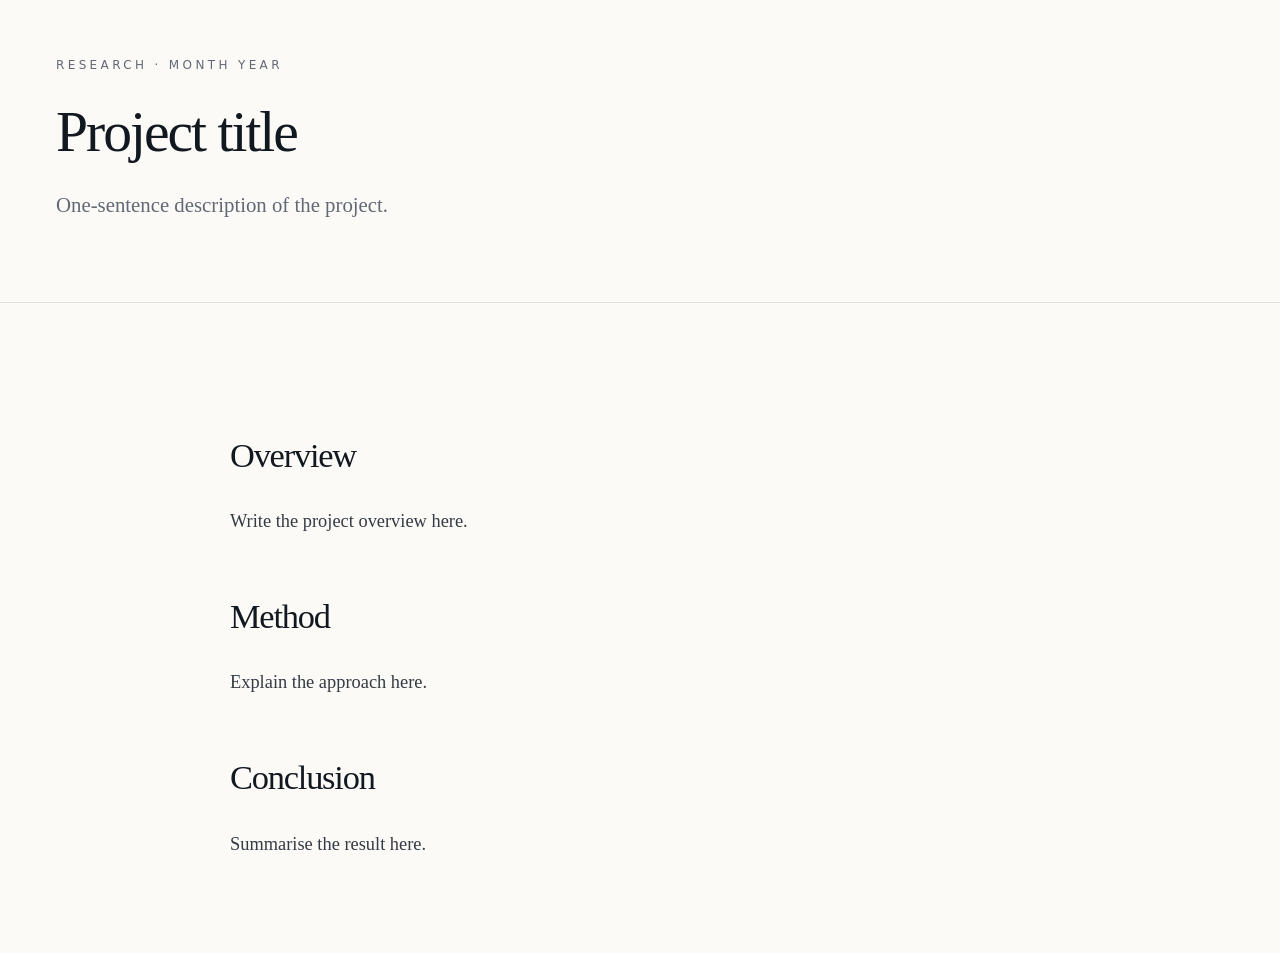
<file: _templates/research-template.html>
<!-- Duplicate this file into /research/your-project.html, update the content, then add one entry to research.html. -->
<!doctype html><html lang="en"><head><meta charset="utf-8"><meta name="viewport" content="width=device-width,initial-scale=1"><title>Project title — Ayush Chakraborty</title><link rel="stylesheet" href="../assets/style.css?v=20260910"></head><body>
<!-- Copy the header/footer structure from research/itc.html for a new project page. -->
<main><section class="page-head"><div class="container"><div class="eyebrow">Research · Month Year</div><h1>Project title</h1><p class="lede">One-sentence description of the project.</p></div></section><section class="section"><div class="container prose"><h2>Overview</h2><p>Write the project overview here.</p><h2>Method</h2><p>Explain the approach here.</p><h2>Conclusion</h2><p>Summarise the result here.</p></div></section></main>
</body></html>
</file>
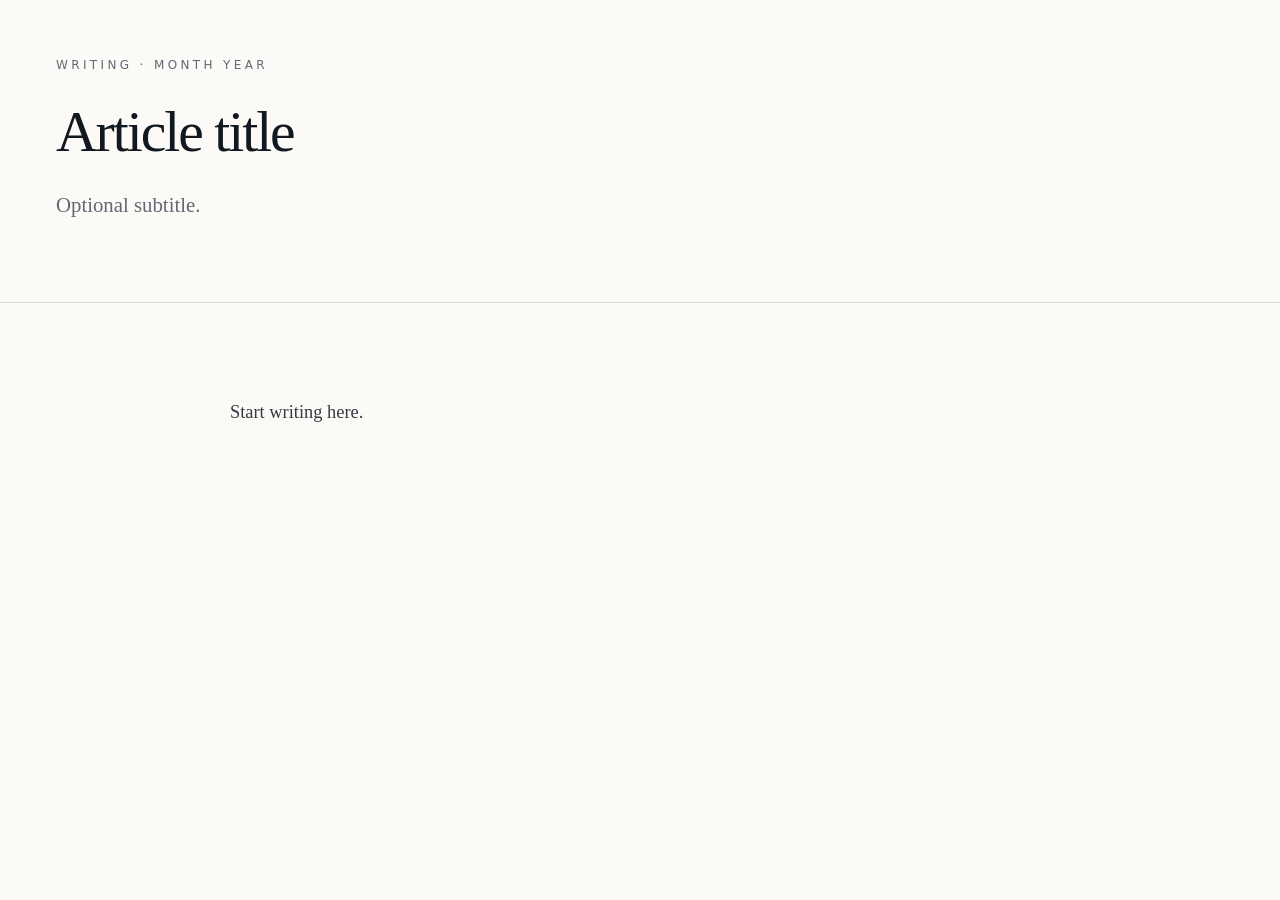
<file: _templates/writing-template.html>
<!-- Duplicate this file into /writing/your-article.html after creating a /writing directory. -->
<!doctype html><html lang="en"><head><meta charset="utf-8"><meta name="viewport" content="width=device-width,initial-scale=1"><title>Article title — Ayush Chakraborty</title><link rel="stylesheet" href="../assets/style.css?v=20260910"></head><body>
<main><section class="page-head"><div class="container"><div class="eyebrow">Writing · Month Year</div><h1>Article title</h1><p class="lede">Optional subtitle.</p></div></section><section class="section"><div class="container prose"><p>Start writing here.</p></div></section></main>
</body></html>
</file>
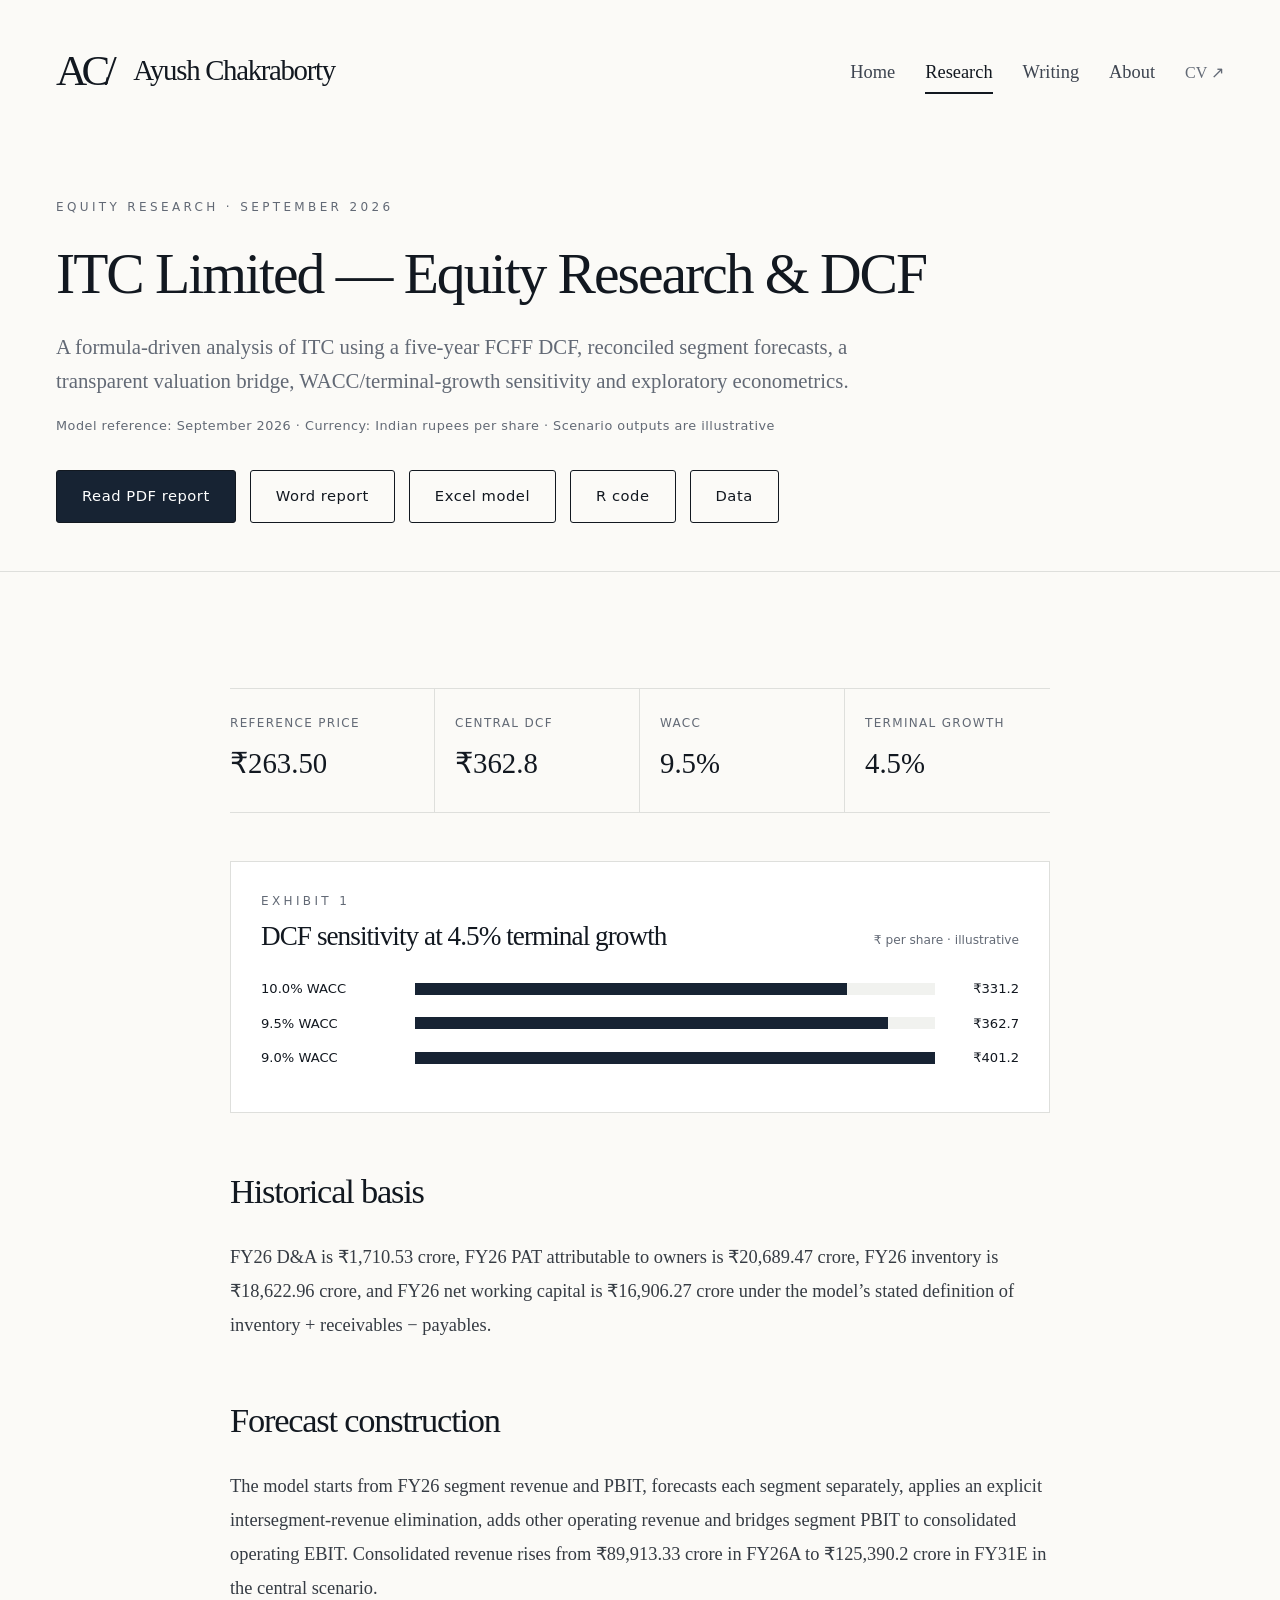
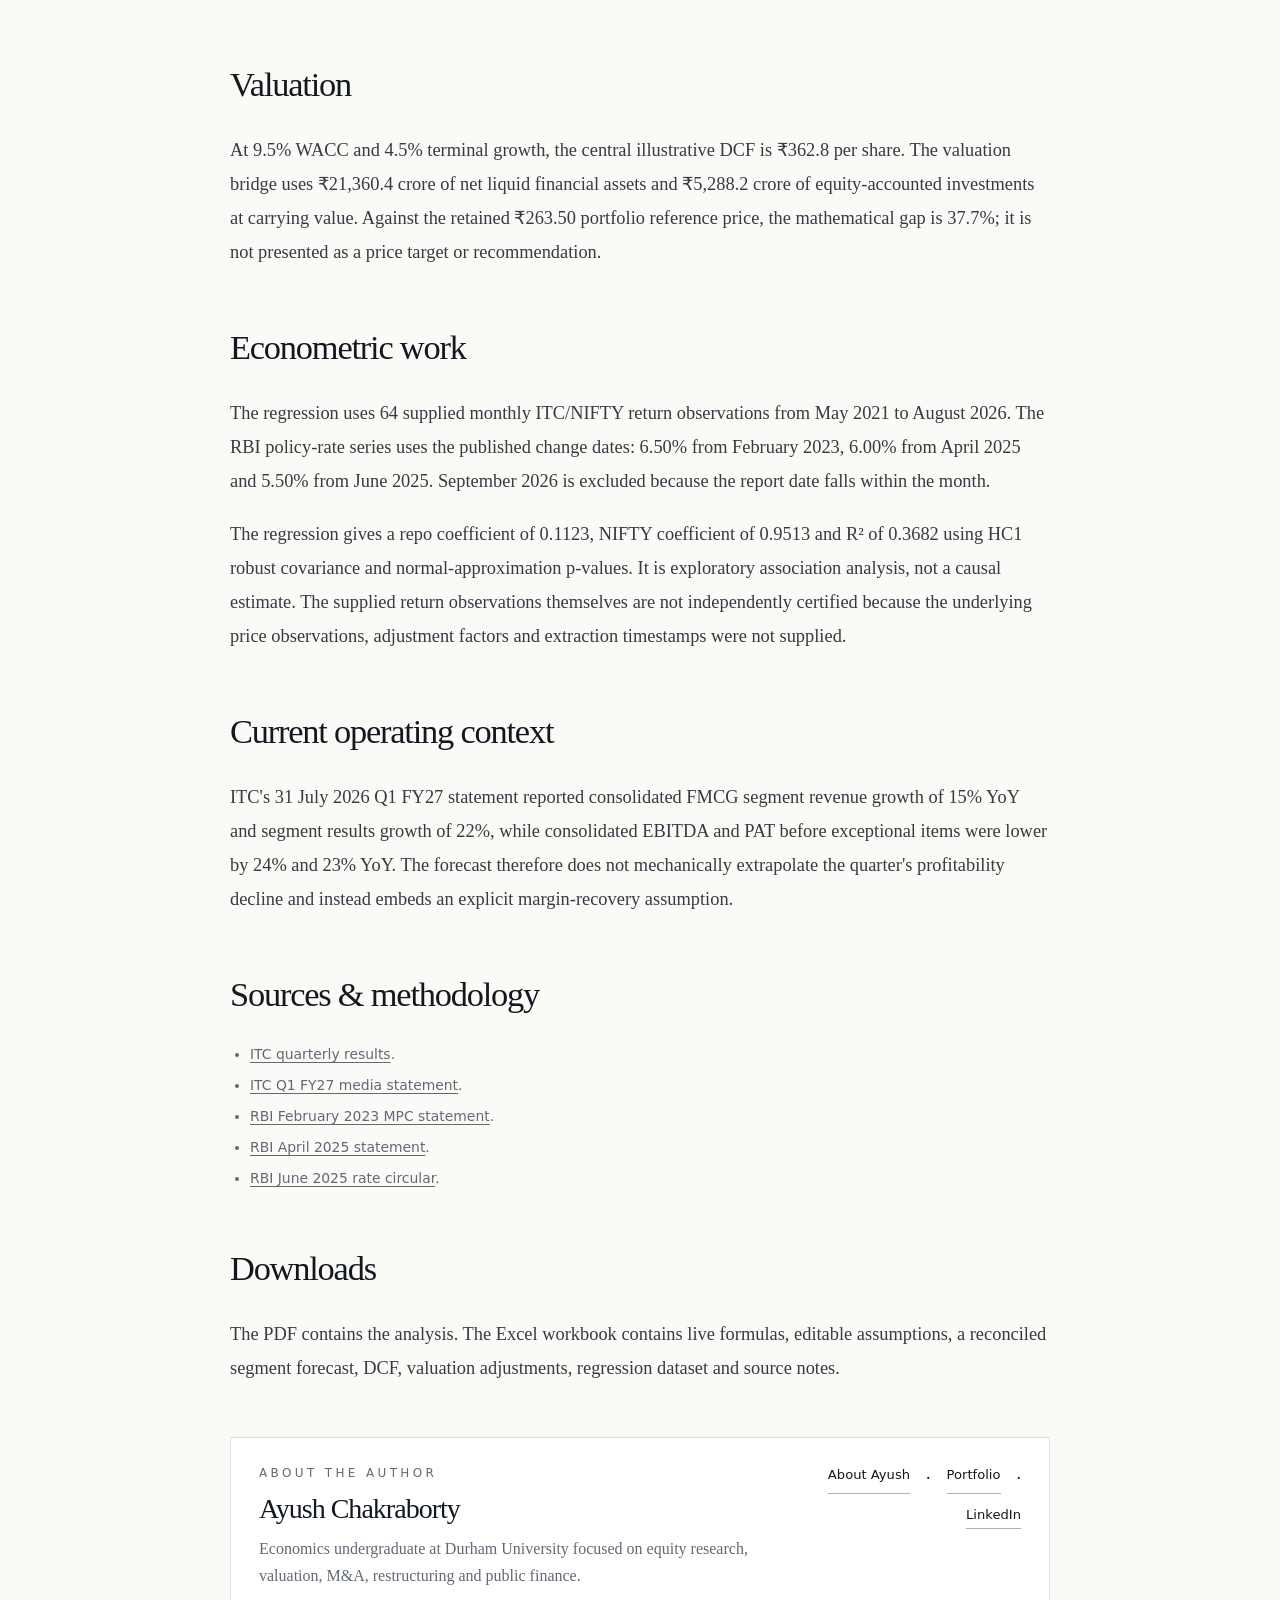
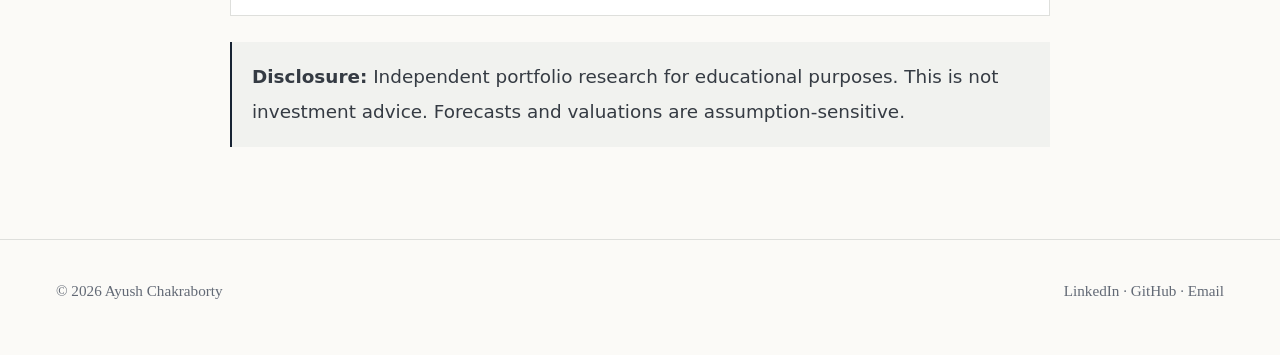
<file: research/itc.html>
<!doctype html><html lang="en"><head><meta charset="utf-8"><meta name="viewport" content="width=device-width,initial-scale=1"><title>ITC Limited Equity Research — Ayush Chakraborty</title><meta name="description" content="ITC Limited equity research with a formula-driven FCFF DCF, reconciled segment forecasts, sensitivity analysis and exploratory regression."><link rel="canonical" href="https://ayushchakraborty.com/research/itc.html"><meta property="og:type" content="article"><meta property="og:title" content="ITC Limited — Equity Research & DCF"><meta property="og:description" content="A formula-driven ITC DCF with a ₹362.8 central illustrative value."><link rel="icon" href="../assets/favicon.svg" type="image/svg+xml"><link rel="stylesheet" href="../assets/style.css?v=20260922a">
<script type="application/ld+json">{"@context":"https://schema.org","@type":"Article","headline":"ITC Limited — Equity Research & Valuation","description":"ITC Limited equity research with a formula-driven FCFF DCF, reconciled segment forecasts, sensitivity analysis and exploratory regression.","url":"https://ayushchakraborty.com/research/itc.html","datePublished":"2026-09-10","dateModified":"2026-09-22","author":{"@type":"Person","name":"Ayush Chakraborty","url":"https://ayushchakraborty.com/about.html"},"mainEntityOfPage":{"@type":"WebPage","@id":"https://ayushchakraborty.com/research/itc.html"},"about":["ITC Limited","Equity Research","DCF","Financial Modelling","Econometrics"]}</script></head><body>
<header class="site-header"><div class="container nav"><a class="brand" href="../index.html"><span class="brand-mark">AC/</span><span class="brand-name">Ayush Chakraborty</span></a><button class="menu-btn" aria-controls="main-navigation" aria-label="Open navigation" aria-expanded="false">☰</button><nav class="nav-links" id="main-navigation" aria-label="Main navigation"><a href="../index.html">Home</a><a aria-current="page" class="active" href="../research.html">Research</a><a href="../writing.html">Writing</a><a href="../about.html">About</a><a class="cv-link" href="../downloads/Ayush_Chakraborty_Portfolio_CV.pdf" target="_blank" rel="noopener">CV ↗</a></nav></div></header>
<main><section class="page-head"><div class="container"><div class="eyebrow">Equity Research · September 2026</div><h1>ITC Limited — Equity Research &amp; DCF</h1><p class="lede">A formula-driven analysis of ITC using a five-year FCFF DCF, reconciled segment forecasts, a transparent valuation bridge, WACC/terminal-growth sensitivity and exploratory econometrics.</p><p class="as-of">Model reference: September 2026 · Currency: Indian rupees per share · Scenario outputs are illustrative</p><div class="downloads"><a class="button primary" href="../downloads/ITC_Equity_Research_Report.pdf?v=20260922b" target="_blank" rel="noopener">Read PDF report</a><a class="button secondary" href="../downloads/ITC_Equity_Research_Report.docx" download>Word report</a><a class="button secondary" href="../downloads/ITC_Equity_Research_Model.xlsx" download>Excel model</a><a class="button secondary" href="../downloads/ITC_R_Regression.R" download>R code</a><a class="button secondary" href="../downloads/ITC_R_Regression_Data.csv" download>Data</a></div></div></section>
<section class="section"><div class="container prose"><div class="stats"><div class="stat"><span>Reference price</span><strong>₹263.50</strong></div><div class="stat"><span>Central DCF</span><strong>₹362.8</strong></div><div class="stat"><span>WACC</span><strong>9.5%</strong></div><div class="stat"><span>Terminal growth</span><strong>4.5%</strong></div></div>
<div class="exhibit" aria-labelledby="valuation-title"><div class="exhibit-head"><div><div class="eyebrow">Exhibit 1</div><h2 id="valuation-title">DCF sensitivity at 4.5% terminal growth</h2></div><p>₹ per share · illustrative</p></div><div class="bar-row"><span>10.0% WACC</span><div class="bar-track"><div class="bar-fill" style="--bar:83%"></div></div><strong>₹331.2</strong></div><div class="bar-row"><span>9.5% WACC</span><div class="bar-track"><div class="bar-fill" style="--bar:91%"></div></div><strong>₹362.7</strong></div><div class="bar-row"><span>9.0% WACC</span><div class="bar-track"><div class="bar-fill" style="--bar:100%"></div></div><strong>₹401.2</strong></div></div>

<h2>Historical basis</h2><p>FY26 D&amp;A is ₹1,710.53 crore, FY26 PAT attributable to owners is ₹20,689.47 crore, FY26 inventory is ₹18,622.96 crore, and FY26 net working capital is ₹16,906.27 crore under the model’s stated definition of inventory + receivables − payables.</p>
<h2>Forecast construction</h2><p>The model starts from FY26 segment revenue and PBIT, forecasts each segment separately, applies an explicit intersegment-revenue elimination, adds other operating revenue and bridges segment PBIT to consolidated operating EBIT. Consolidated revenue rises from ₹89,913.33 crore in FY26A to ₹125,390.2 crore in FY31E in the central scenario.</p>
<h2>Valuation</h2><p>At 9.5% WACC and 4.5% terminal growth, the central illustrative DCF is ₹362.8 per share. The valuation bridge uses ₹21,360.4 crore of net liquid financial assets and ₹5,288.2 crore of equity-accounted investments at carrying value. Against the retained ₹263.50 portfolio reference price, the mathematical gap is 37.7%; it is not presented as a price target or recommendation.</p>
<h2>Econometric work</h2><p>The regression uses 64 supplied monthly ITC/NIFTY return observations from May 2021 to August 2026. The RBI policy-rate series uses the published change dates: 6.50% from February 2023, 6.00% from April 2025 and 5.50% from June 2025. September 2026 is excluded because the report date falls within the month.</p><p>The regression gives a repo coefficient of 0.1123, NIFTY coefficient of 0.9513 and R² of 0.3682 using HC1 robust covariance and normal-approximation p-values. It is exploratory association analysis, not a causal estimate. The supplied return observations themselves are not independently certified because the underlying price observations, adjustment factors and extraction timestamps were not supplied.</p>
<h2>Current operating context</h2><p>ITC's 31 July 2026 Q1 FY27 statement reported consolidated FMCG segment revenue growth of 15% YoY and segment results growth of 22%, while consolidated EBITDA and PAT before exceptional items were lower by 24% and 23% YoY. The forecast therefore does not mechanically extrapolate the quarter's profitability decline and instead embeds an explicit margin-recovery assumption.</p>
<h2>Sources &amp; methodology</h2><ul class="source-list"><li><a href="https://itcportal.com/investors/quarterly-results.html" target="_blank" rel="noopener">ITC quarterly results</a>.</li><li><a href="https://itcportal.com/media-centre/press-releases/media-statement-financial-results-for-the-quarter-ended-30th-june-2026.html" target="_blank" rel="noopener">ITC Q1 FY27 media statement</a>.</li><li><a href="https://rbi.org.in/scripts/BS_PressReleaseDisplay.aspx?prid=55178" target="_blank" rel="noopener">RBI February 2023 MPC statement</a>.</li><li><a href="https://www.rbi.org.in/scripts/BS_PressReleaseDisplay.aspx?prid=60177" target="_blank" rel="noopener">RBI April 2025 statement</a>.</li><li><a href="https://www.rbi.org.in/scripts/BS_CircularIndexDisplay.aspx?Id=12854" target="_blank" rel="noopener">RBI June 2025 rate circular</a>.</li></ul>
<h2>Downloads</h2><p>The PDF contains the analysis. The Excel workbook contains live formulas, editable assumptions, a reconciled segment forecast, DCF, valuation adjustments, regression dataset and source notes.</p><aside class="author-card" aria-label="About the author"><div><div class="eyebrow">About the author</div><h2><a href="../about.html">Ayush Chakraborty</a></h2><p>Economics undergraduate at Durham University focused on equity research, valuation, M&amp;A, restructuring and public finance.</p></div><div class="author-links"><a href="../about.html">About Ayush</a><span aria-hidden="true">·</span><a href="https://ayushchakraborty.com/" rel="author">Portfolio</a><span aria-hidden="true">·</span><a href="https://www.linkedin.com/in/ayushchakr/" target="_blank" rel="me noopener">LinkedIn</a></div></aside><p class="disclosure"><strong>Disclosure:</strong> Independent portfolio research for educational purposes. This is not investment advice. Forecasts and valuations are assumption-sensitive.</p></div></section></main><footer><div class="container footer-row"><span>© <span data-year></span> Ayush Chakraborty</span><span><a href="https://www.linkedin.com/in/ayushchakr/" target="_blank" rel="me noopener">LinkedIn</a> · <a href="https://github.com/ayush-cha" target="_blank" rel="me noopener">GitHub</a> · <a href="mailto:ayush.n.chakraborty@gmail.com">Email</a></span></div></footer><script src="../assets/script.js?v=20260922"></script></body></html>
</file>
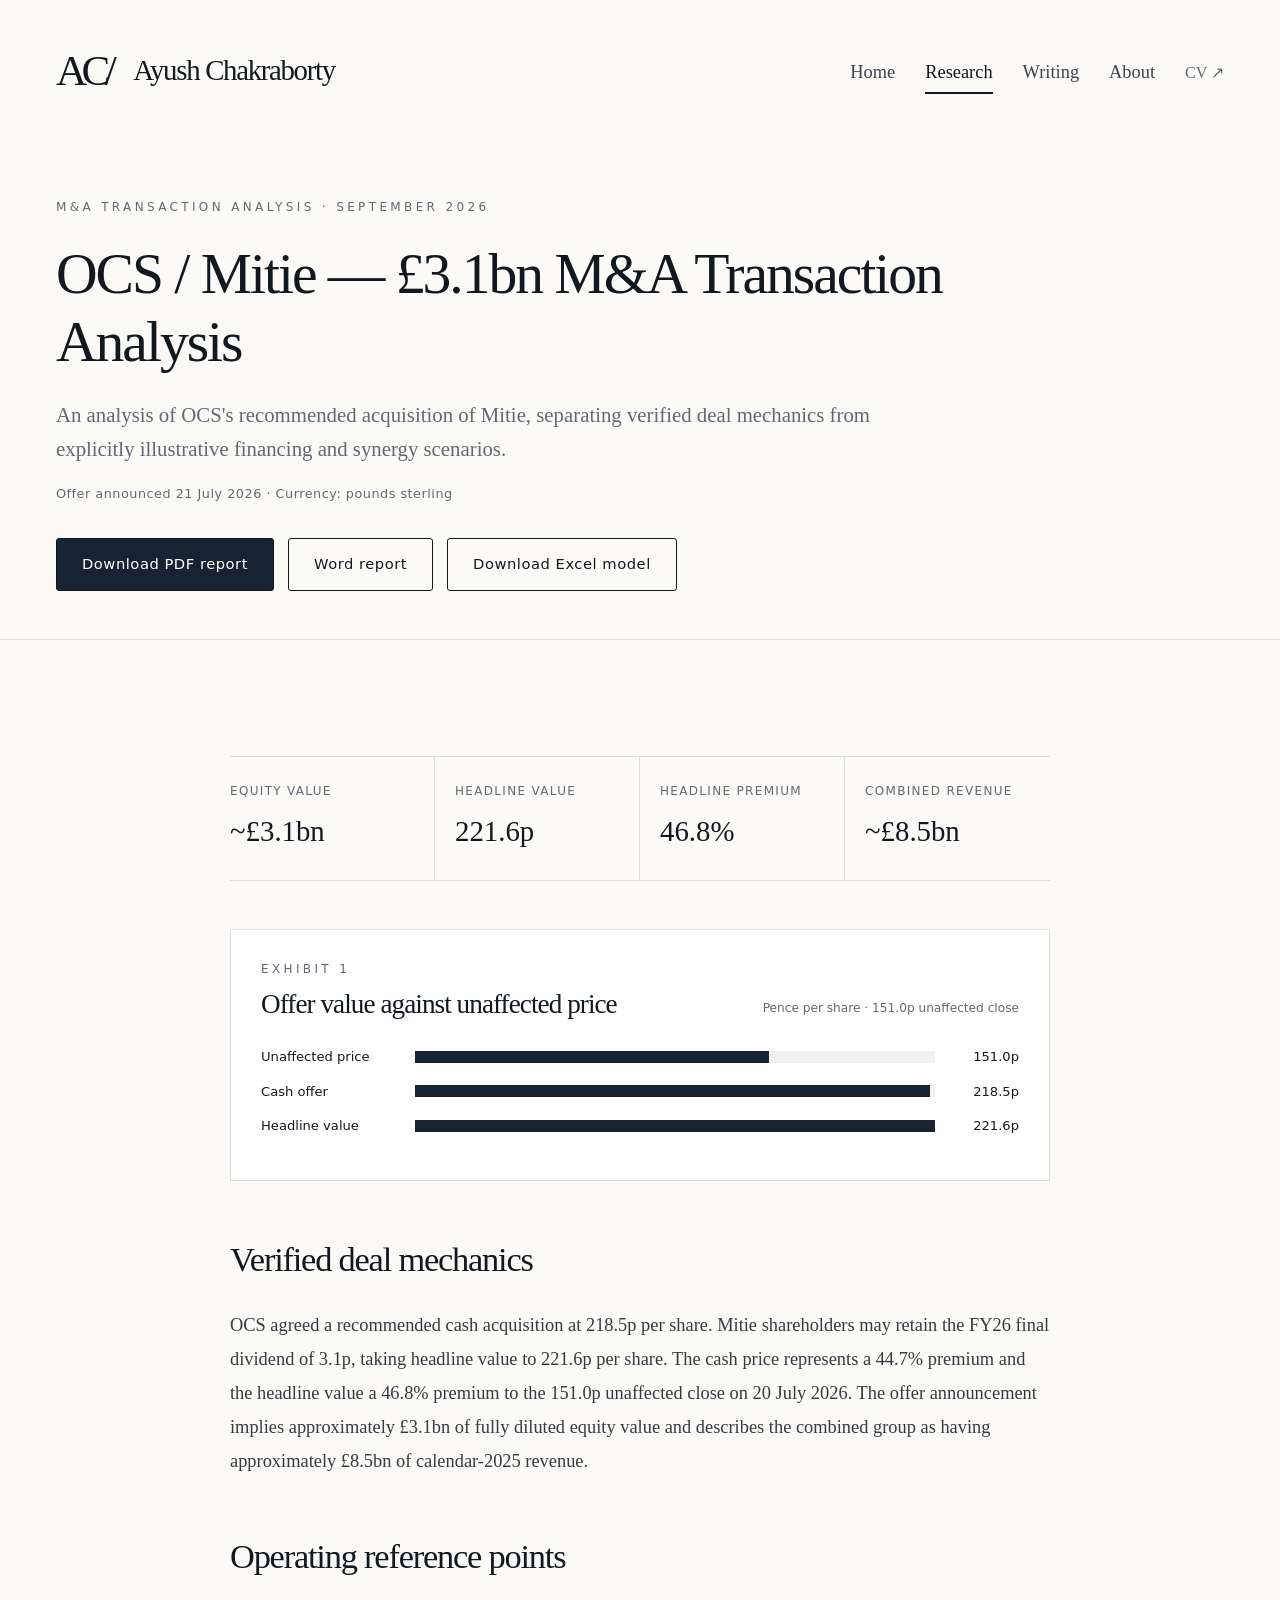
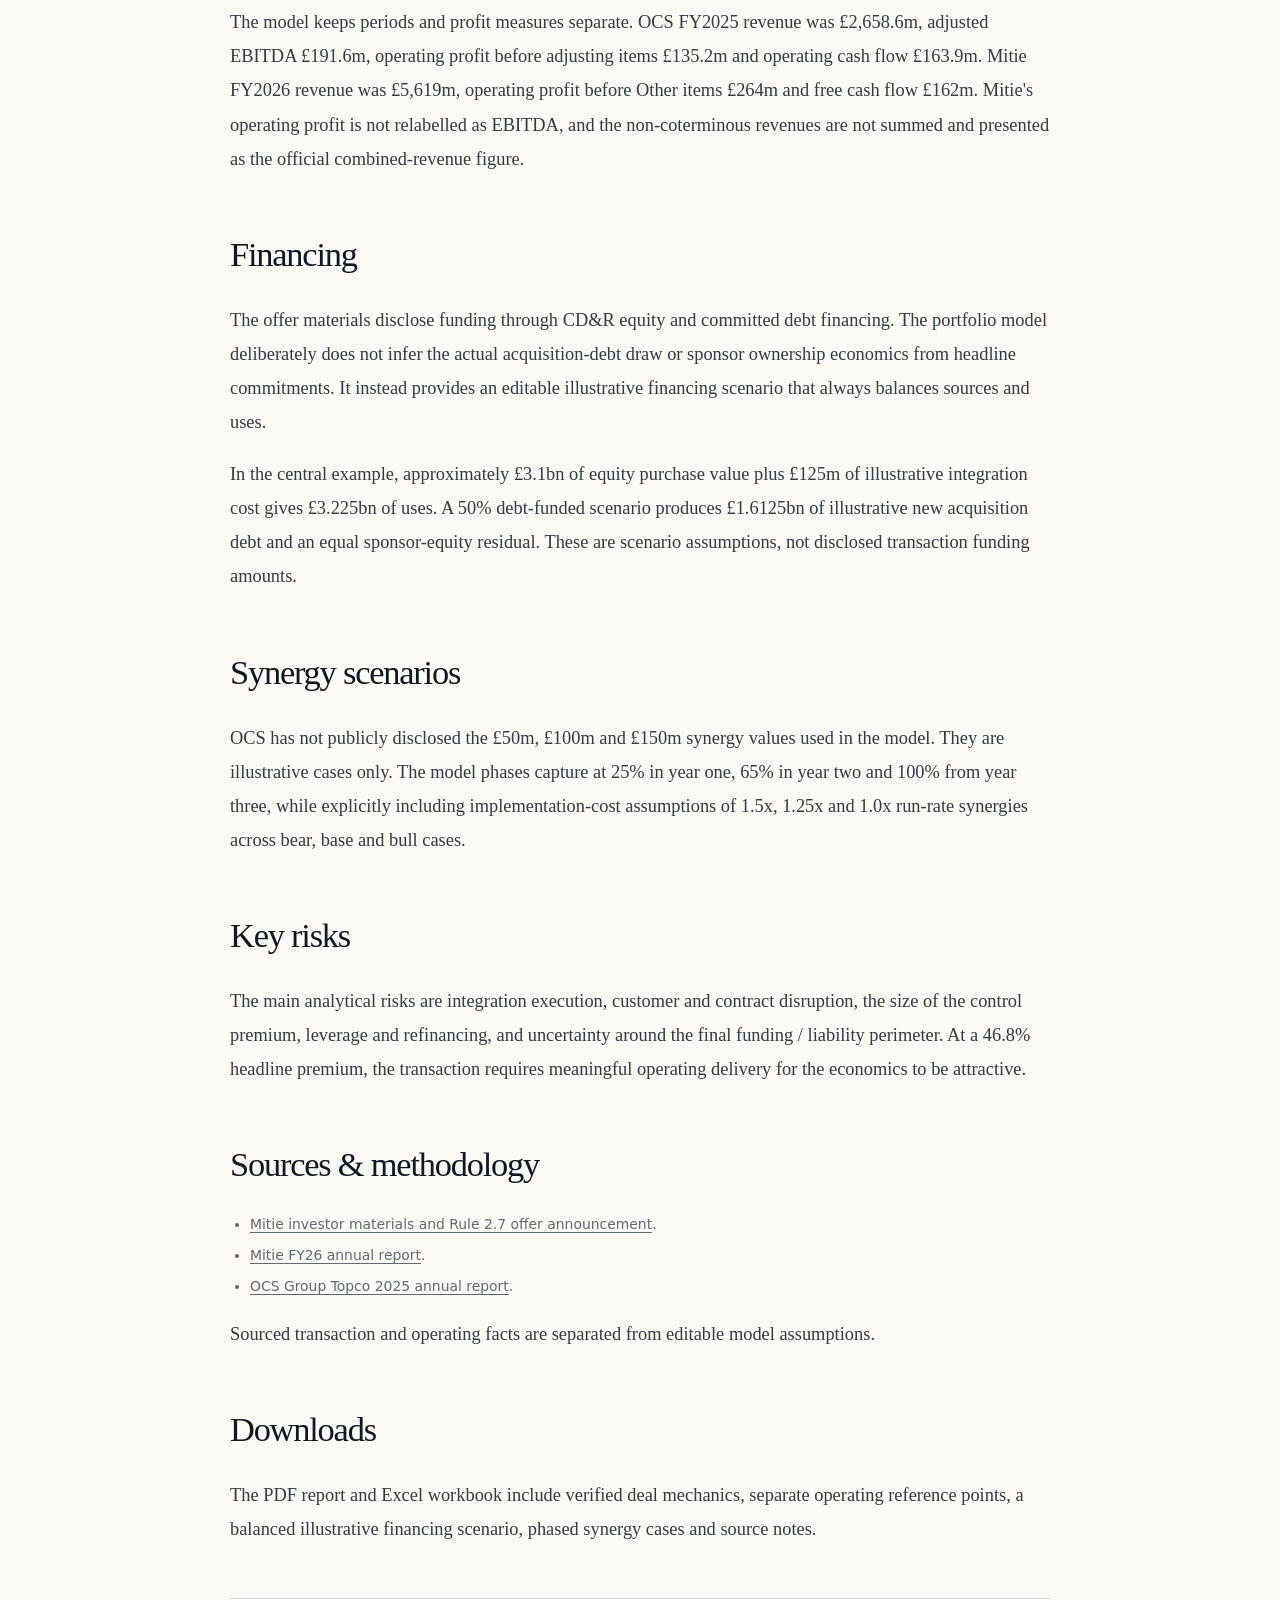
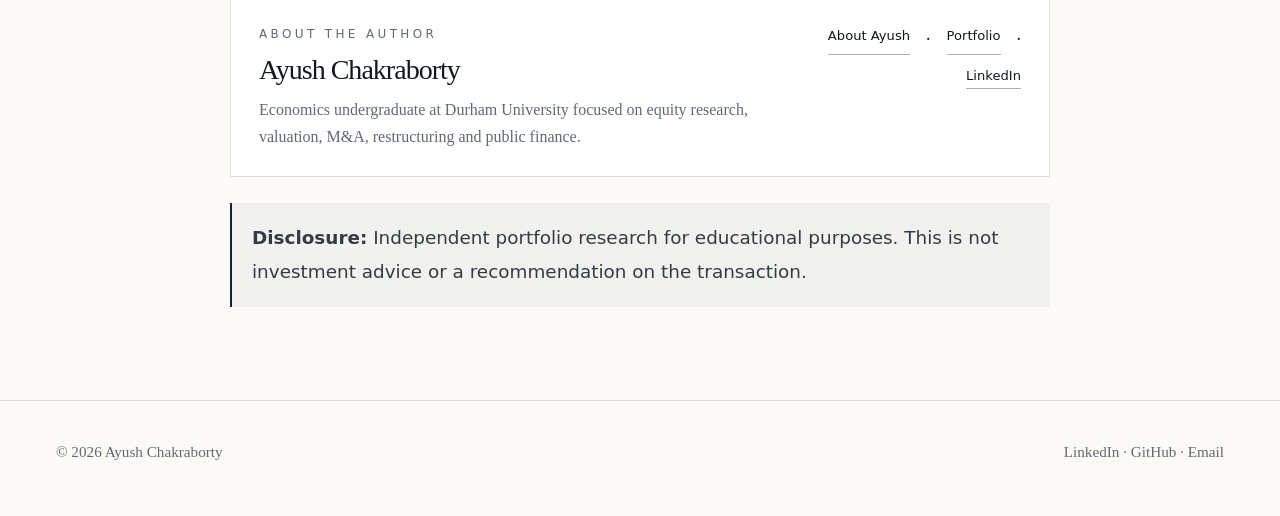
<file: research/ocs-mitie.html>
<!doctype html><html lang="en"><head><meta charset="utf-8"><meta name="viewport" content="width=device-width,initial-scale=1"><title>OCS / Mitie M&amp;A Analysis — Ayush Chakraborty</title><link rel="canonical" href="https://ayushchakraborty.com/research/ocs-mitie.html"><meta name="description" content="Independent analysis of OCS's approximately £3.1bn recommended acquisition of Mitie Group plc."><link rel="icon" href="../assets/favicon.svg" type="image/svg+xml"><link rel="stylesheet" href="../assets/style.css?v=20260922a"><script type="application/ld+json">{"@context":"https://schema.org","@type":"Article","headline":"OCS / Mitie — M&A Transaction Analysis","description":"Independent analysis of OCS's recommended acquisition of Mitie Group plc.","url":"https://ayushchakraborty.com/research/ocs-mitie.html","datePublished":"2026-09-10","dateModified":"2026-09-22","author":{"@type":"Person","name":"Ayush Chakraborty","url":"https://ayushchakraborty.com/about.html"},"mainEntityOfPage":{"@type":"WebPage","@id":"https://ayushchakraborty.com/research/ocs-mitie.html"},"about":["OCS","Mitie Group plc","Mergers and Acquisitions","Transaction Analysis","Corporate Finance"]}</script></head><body>
<header class="site-header"><div class="container nav"><a class="brand" href="../index.html"><span class="brand-mark">AC/</span><span class="brand-name">Ayush Chakraborty</span></a><button class="menu-btn" aria-controls="main-navigation" aria-label="Open navigation" aria-expanded="false">☰</button><nav class="nav-links" id="main-navigation" aria-label="Main navigation"><a href="../index.html">Home</a><a aria-current="page" class="active" href="../research.html">Research</a><a href="../writing.html">Writing</a><a href="../about.html">About</a><a class="cv-link" href="../downloads/Ayush_Chakraborty_Portfolio_CV.pdf" target="_blank" rel="noopener">CV ↗</a></nav></div></header>
<main><section class="page-head"><div class="container"><div class="eyebrow">M&amp;A Transaction Analysis · September 2026</div><h1>OCS / Mitie — £3.1bn M&amp;A Transaction Analysis</h1><p class="lede">An analysis of OCS's recommended acquisition of Mitie, separating verified deal mechanics from explicitly illustrative financing and synergy scenarios.</p><p class="as-of">Offer announced 21 July 2026 · Currency: pounds sterling</p><div class="downloads"><a class="button primary" href="../downloads/OCS_Mitie_MA_Transaction_Analysis.pdf" download>Download PDF report</a><a class="button secondary" href="../downloads/OCS_Mitie_MA_Transaction_Analysis.docx" download>Word report</a><a class="button secondary" href="../downloads/OCS_Mitie_MA_Transaction_Model.xlsx" download>Download Excel model</a></div></div></section>
<section class="section"><div class="container prose"><div class="stats"><div class="stat"><span>Equity value</span><strong>~£3.1bn</strong></div><div class="stat"><span>Headline value</span><strong>221.6p</strong></div><div class="stat"><span>Headline premium</span><strong>46.8%</strong></div><div class="stat"><span>Combined revenue</span><strong>~£8.5bn</strong></div></div>
<div class="exhibit" aria-labelledby="premium-title"><div class="exhibit-head"><div><div class="eyebrow">Exhibit 1</div><h2 id="premium-title">Offer value against unaffected price</h2></div><p>Pence per share · 151.0p unaffected close</p></div><div class="bar-row"><span>Unaffected price</span><div class="bar-track"><div class="bar-fill" style="--bar:68%"></div></div><strong>151.0p</strong></div><div class="bar-row"><span>Cash offer</span><div class="bar-track"><div class="bar-fill" style="--bar:99%"></div></div><strong>218.5p</strong></div><div class="bar-row"><span>Headline value</span><div class="bar-track"><div class="bar-fill" style="--bar:100%"></div></div><strong>221.6p</strong></div></div>
<h2>Verified deal mechanics</h2><p>OCS agreed a recommended cash acquisition at 218.5p per share. Mitie shareholders may retain the FY26 final dividend of 3.1p, taking headline value to 221.6p per share. The cash price represents a 44.7% premium and the headline value a 46.8% premium to the 151.0p unaffected close on 20 July 2026. The offer announcement implies approximately £3.1bn of fully diluted equity value and describes the combined group as having approximately £8.5bn of calendar-2025 revenue.</p>
<h2>Operating reference points</h2><p>The model keeps periods and profit measures separate. OCS FY2025 revenue was £2,658.6m, adjusted EBITDA £191.6m, operating profit before adjusting items £135.2m and operating cash flow £163.9m. Mitie FY2026 revenue was £5,619m, operating profit before Other items £264m and free cash flow £162m. Mitie's operating profit is not relabelled as EBITDA, and the non-coterminous revenues are not summed and presented as the official combined-revenue figure.</p>
<h2>Financing</h2><p>The offer materials disclose funding through CD&amp;R equity and committed debt financing. The portfolio model deliberately does not infer the actual acquisition-debt draw or sponsor ownership economics from headline commitments. It instead provides an editable illustrative financing scenario that always balances sources and uses.</p><p>In the central example, approximately £3.1bn of equity purchase value plus £125m of illustrative integration cost gives £3.225bn of uses. A 50% debt-funded scenario produces £1.6125bn of illustrative new acquisition debt and an equal sponsor-equity residual. These are scenario assumptions, not disclosed transaction funding amounts.</p>
<h2>Synergy scenarios</h2><p>OCS has not publicly disclosed the £50m, £100m and £150m synergy values used in the model. They are illustrative cases only. The model phases capture at 25% in year one, 65% in year two and 100% from year three, while explicitly including implementation-cost assumptions of 1.5x, 1.25x and 1.0x run-rate synergies across bear, base and bull cases.</p>

<h2>Key risks</h2><p>The main analytical risks are integration execution, customer and contract disruption, the size of the control premium, leverage and refinancing, and uncertainty around the final funding / liability perimeter. At a 46.8% headline premium, the transaction requires meaningful operating delivery for the economics to be attractive.</p>
<h2>Sources &amp; methodology</h2><ul class="source-list"><li><a href="https://www.mitie.com/investors/" target="_blank" rel="noopener">Mitie investor materials and Rule 2.7 offer announcement</a>.</li><li><a href="https://www.mitie.com/investors/reports-and-presentations/annual-report-2026/" target="_blank" rel="noopener">Mitie FY26 annual report</a>.</li><li><a href="https://ocs.com/app/uploads/2026/06/OCS_Group_Topco_FS_31.12.25.pdf" target="_blank" rel="noopener">OCS Group Topco 2025 annual report</a>.</li></ul><p>Sourced transaction and operating facts are separated from editable model assumptions.</p>
<h2>Downloads</h2><p>The PDF report and Excel workbook include verified deal mechanics, separate operating reference points, a balanced illustrative financing scenario, phased synergy cases and source notes.</p><aside class="author-card" aria-label="About the author"><div><div class="eyebrow">About the author</div><h2><a href="../about.html">Ayush Chakraborty</a></h2><p>Economics undergraduate at Durham University focused on equity research, valuation, M&amp;A, restructuring and public finance.</p></div><div class="author-links"><a href="../about.html">About Ayush</a><span aria-hidden="true">·</span><a href="https://ayushchakraborty.com/" rel="author">Portfolio</a><span aria-hidden="true">·</span><a href="https://www.linkedin.com/in/ayushchakr/" target="_blank" rel="me noopener">LinkedIn</a></div></aside><p class="disclosure"><strong>Disclosure:</strong> Independent portfolio research for educational purposes. This is not investment advice or a recommendation on the transaction.</p></div></section></main><footer><div class="container footer-row"><span>© <span data-year></span> Ayush Chakraborty</span><span><a href="https://www.linkedin.com/in/ayushchakr/" target="_blank" rel="me noopener">LinkedIn</a> · <a href="https://github.com/ayush-cha" target="_blank" rel="me noopener">GitHub</a> · <a href="mailto:ayush.n.chakraborty@gmail.com">Email</a></span></div></footer><script src="../assets/script.js?v=20260922"></script></body></html>
</file>
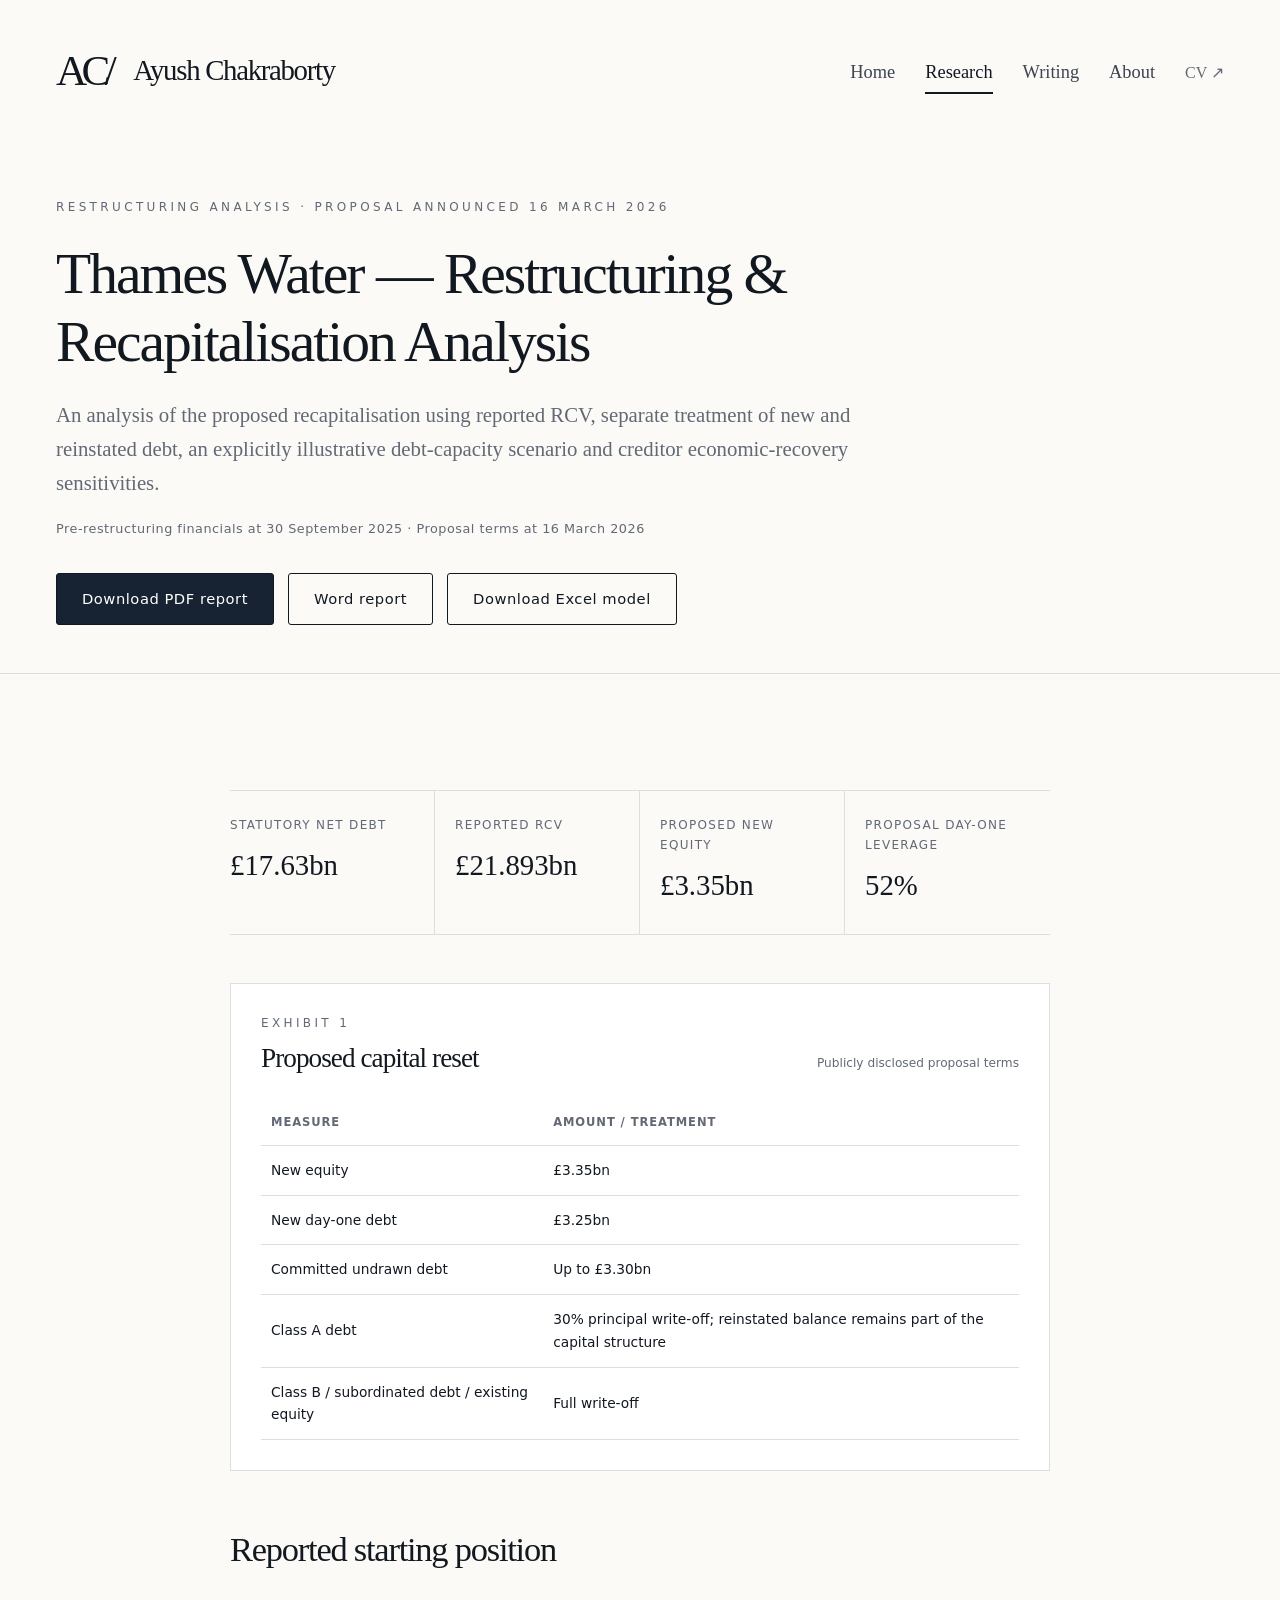
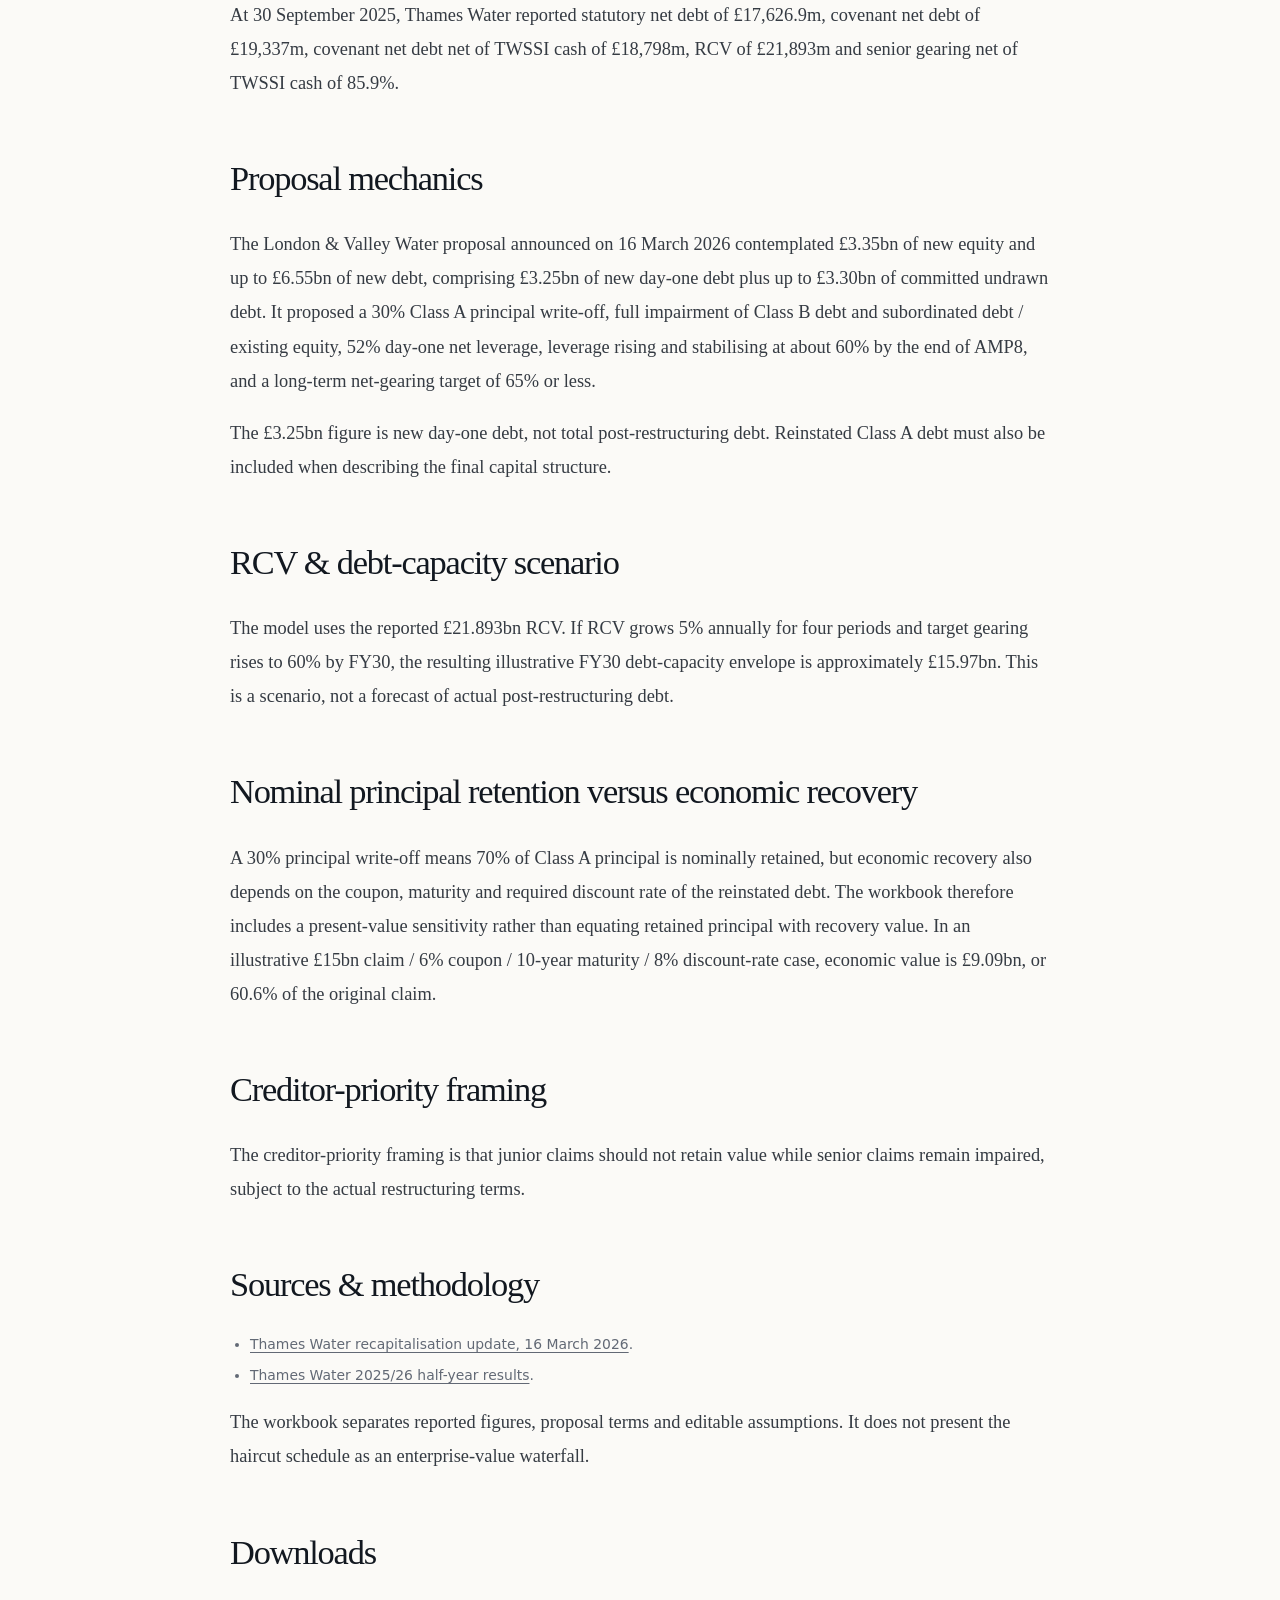
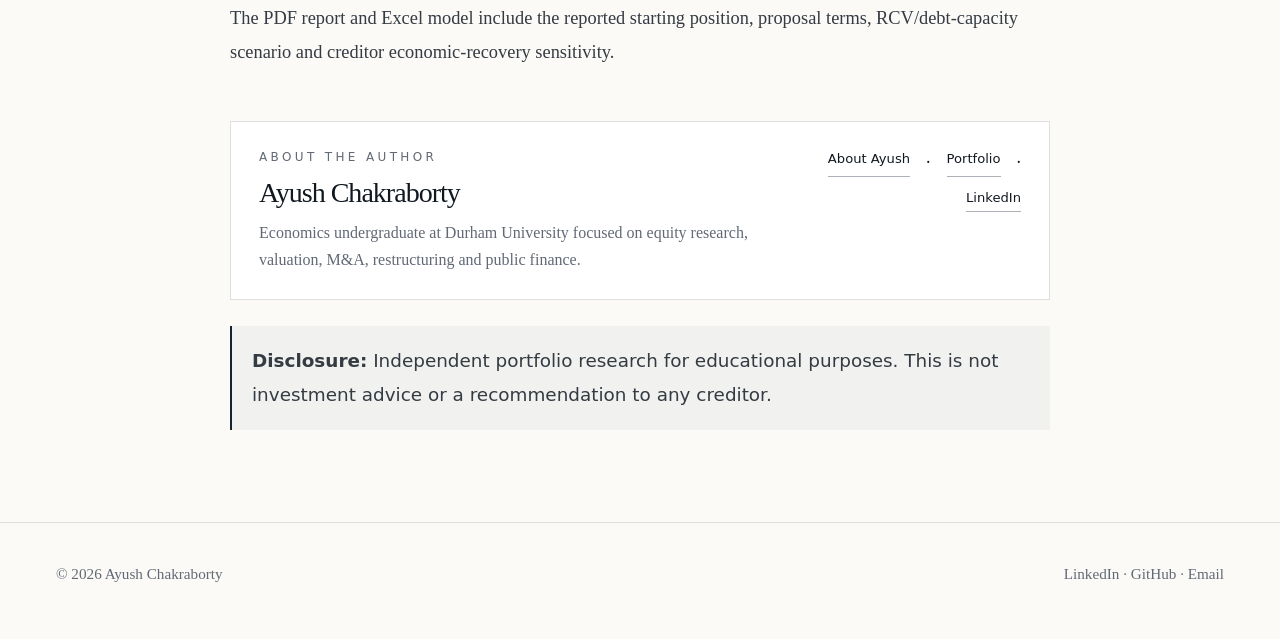
<file: research/thames-water.html>
<!doctype html><html lang="en"><head><meta charset="utf-8"><meta name="viewport" content="width=device-width,initial-scale=1"><title>Thames Water Restructuring — Ayush Chakraborty</title><link rel="canonical" href="https://ayushchakraborty.com/research/thames-water.html"><meta name="description" content="Independent restructuring analysis of Thames Water's March 2026 recapitalisation proposal."><link rel="icon" href="../assets/favicon.svg" type="image/svg+xml"><link rel="stylesheet" href="../assets/style.css?v=20260922a"><script type="application/ld+json">{"@context":"https://schema.org","@type":"Article","headline":"Thames Water — Restructuring & Recapitalisation Analysis","description":"Independent restructuring analysis of Thames Water's March 2026 recapitalisation proposal.","url":"https://ayushchakraborty.com/research/thames-water.html","datePublished":"2026-09-10","dateModified":"2026-09-22","author":{"@type":"Person","name":"Ayush Chakraborty","url":"https://ayushchakraborty.com/about.html"},"mainEntityOfPage":{"@type":"WebPage","@id":"https://ayushchakraborty.com/research/thames-water.html"},"about":["Thames Water","Restructuring","Recapitalisation","Creditor Recovery","Corporate Finance"]}</script></head><body>
<header class="site-header"><div class="container nav"><a class="brand" href="../index.html"><span class="brand-mark">AC/</span><span class="brand-name">Ayush Chakraborty</span></a><button class="menu-btn" aria-controls="main-navigation" aria-label="Open navigation" aria-expanded="false">☰</button><nav class="nav-links" id="main-navigation" aria-label="Main navigation"><a href="../index.html">Home</a><a aria-current="page" class="active" href="../research.html">Research</a><a href="../writing.html">Writing</a><a href="../about.html">About</a><a class="cv-link" href="../downloads/Ayush_Chakraborty_Portfolio_CV.pdf" target="_blank" rel="noopener">CV ↗</a></nav></div></header>
<main><section class="page-head"><div class="container"><div class="eyebrow">Restructuring Analysis · Proposal announced 16 March 2026</div><h1>Thames Water — Restructuring &amp; Recapitalisation Analysis</h1><p class="lede">An analysis of the proposed recapitalisation using reported RCV, separate treatment of new and reinstated debt, an explicitly illustrative debt-capacity scenario and creditor economic-recovery sensitivities.</p><p class="as-of">Pre-restructuring financials at 30 September 2025 · Proposal terms at 16 March 2026</p><div class="downloads"><a class="button primary" href="../downloads/Thames_Water_Restructuring_Analysis_March_2026.pdf" download>Download PDF report</a><a class="button secondary" href="../downloads/Thames_Water_Restructuring_Analysis_March_2026.docx" download>Word report</a><a class="button secondary" href="../downloads/Thames_Water_Restructuring_Model_March_2026.xlsx" download>Download Excel model</a></div></div></section>
<section class="section"><div class="container prose"><div class="stats"><div class="stat"><span>Statutory net debt</span><strong>£17.63bn</strong></div><div class="stat"><span>Reported RCV</span><strong>£21.893bn</strong></div><div class="stat"><span>Proposed new equity</span><strong>£3.35bn</strong></div><div class="stat"><span>Proposal day-one leverage</span><strong>52%</strong></div></div>
<div class="exhibit" aria-labelledby="reset-title"><div class="exhibit-head"><div><div class="eyebrow">Exhibit 1</div><h2 id="reset-title">Proposed capital reset</h2></div><p>Publicly disclosed proposal terms</p></div><table class="data-table"><thead><tr><th>Measure</th><th>Amount / treatment</th></tr></thead><tbody><tr><td>New equity</td><td>£3.35bn</td></tr><tr><td>New day-one debt</td><td>£3.25bn</td></tr><tr><td>Committed undrawn debt</td><td>Up to £3.30bn</td></tr><tr><td>Class A debt</td><td>30% principal write-off; reinstated balance remains part of the capital structure</td></tr><tr><td>Class B / subordinated debt / existing equity</td><td>Full write-off</td></tr></tbody></table></div>
<h2>Reported starting position</h2><p>At 30 September 2025, Thames Water reported statutory net debt of £17,626.9m, covenant net debt of £19,337m, covenant net debt net of TWSSI cash of £18,798m, RCV of £21,893m and senior gearing net of TWSSI cash of 85.9%.</p>
<h2>Proposal mechanics</h2><p>The London &amp; Valley Water proposal announced on 16 March 2026 contemplated £3.35bn of new equity and up to £6.55bn of new debt, comprising £3.25bn of new day-one debt plus up to £3.30bn of committed undrawn debt. It proposed a 30% Class A principal write-off, full impairment of Class B debt and subordinated debt / existing equity, 52% day-one net leverage, leverage rising and stabilising at about 60% by the end of AMP8, and a long-term net-gearing target of 65% or less.</p><p>The £3.25bn figure is new day-one debt, not total post-restructuring debt. Reinstated Class A debt must also be included when describing the final capital structure.</p>
<h2>RCV &amp; debt-capacity scenario</h2><p>The model uses the reported £21.893bn RCV. If RCV grows 5% annually for four periods and target gearing rises to 60% by FY30, the resulting illustrative FY30 debt-capacity envelope is approximately £15.97bn. This is a scenario, not a forecast of actual post-restructuring debt.</p>
<h2>Nominal principal retention versus economic recovery</h2><p>A 30% principal write-off means 70% of Class A principal is nominally retained, but economic recovery also depends on the coupon, maturity and required discount rate of the reinstated debt. The workbook therefore includes a present-value sensitivity rather than equating retained principal with recovery value. In an illustrative £15bn claim / 6% coupon / 10-year maturity / 8% discount-rate case, economic value is £9.09bn, or 60.6% of the original claim.</p>
<h2>Creditor-priority framing</h2><p>The creditor-priority framing is that junior claims should not retain value while senior claims remain impaired, subject to the actual restructuring terms.</p>
<h2>Sources &amp; methodology</h2><ul class="source-list"><li><a href="https://www.thameswater.co.uk/news/2026/mar/recapitalisation-update-press-speculation-on-london-valley-water-s-proposal" target="_blank" rel="noopener">Thames Water recapitalisation update, 16 March 2026</a>.</li><li><a href="https://www.thameswater.co.uk/news/2025/dec/thames-water-half-year-results-202526" target="_blank" rel="noopener">Thames Water 2025/26 half-year results</a>.</li></ul><p>The workbook separates reported figures, proposal terms and editable assumptions. It does not present the haircut schedule as an enterprise-value waterfall.</p>
<h2>Downloads</h2><p>The PDF report and Excel model include the reported starting position, proposal terms, RCV/debt-capacity scenario and creditor economic-recovery sensitivity.</p><aside class="author-card" aria-label="About the author"><div><div class="eyebrow">About the author</div><h2><a href="../about.html">Ayush Chakraborty</a></h2><p>Economics undergraduate at Durham University focused on equity research, valuation, M&amp;A, restructuring and public finance.</p></div><div class="author-links"><a href="../about.html">About Ayush</a><span aria-hidden="true">·</span><a href="https://ayushchakraborty.com/" rel="author">Portfolio</a><span aria-hidden="true">·</span><a href="https://www.linkedin.com/in/ayushchakr/" target="_blank" rel="me noopener">LinkedIn</a></div></aside><p class="disclosure"><strong>Disclosure:</strong> Independent portfolio research for educational purposes. This is not investment advice or a recommendation to any creditor.</p></div></section></main><footer><div class="container footer-row"><span>© <span data-year></span> Ayush Chakraborty</span><span><a href="https://www.linkedin.com/in/ayushchakr/" target="_blank" rel="me noopener">LinkedIn</a> · <a href="https://github.com/ayush-cha" target="_blank" rel="me noopener">GitHub</a> · <a href="mailto:ayush.n.chakraborty@gmail.com">Email</a></span></div></footer><script src="../assets/script.js?v=20260922"></script></body></html>
</file>
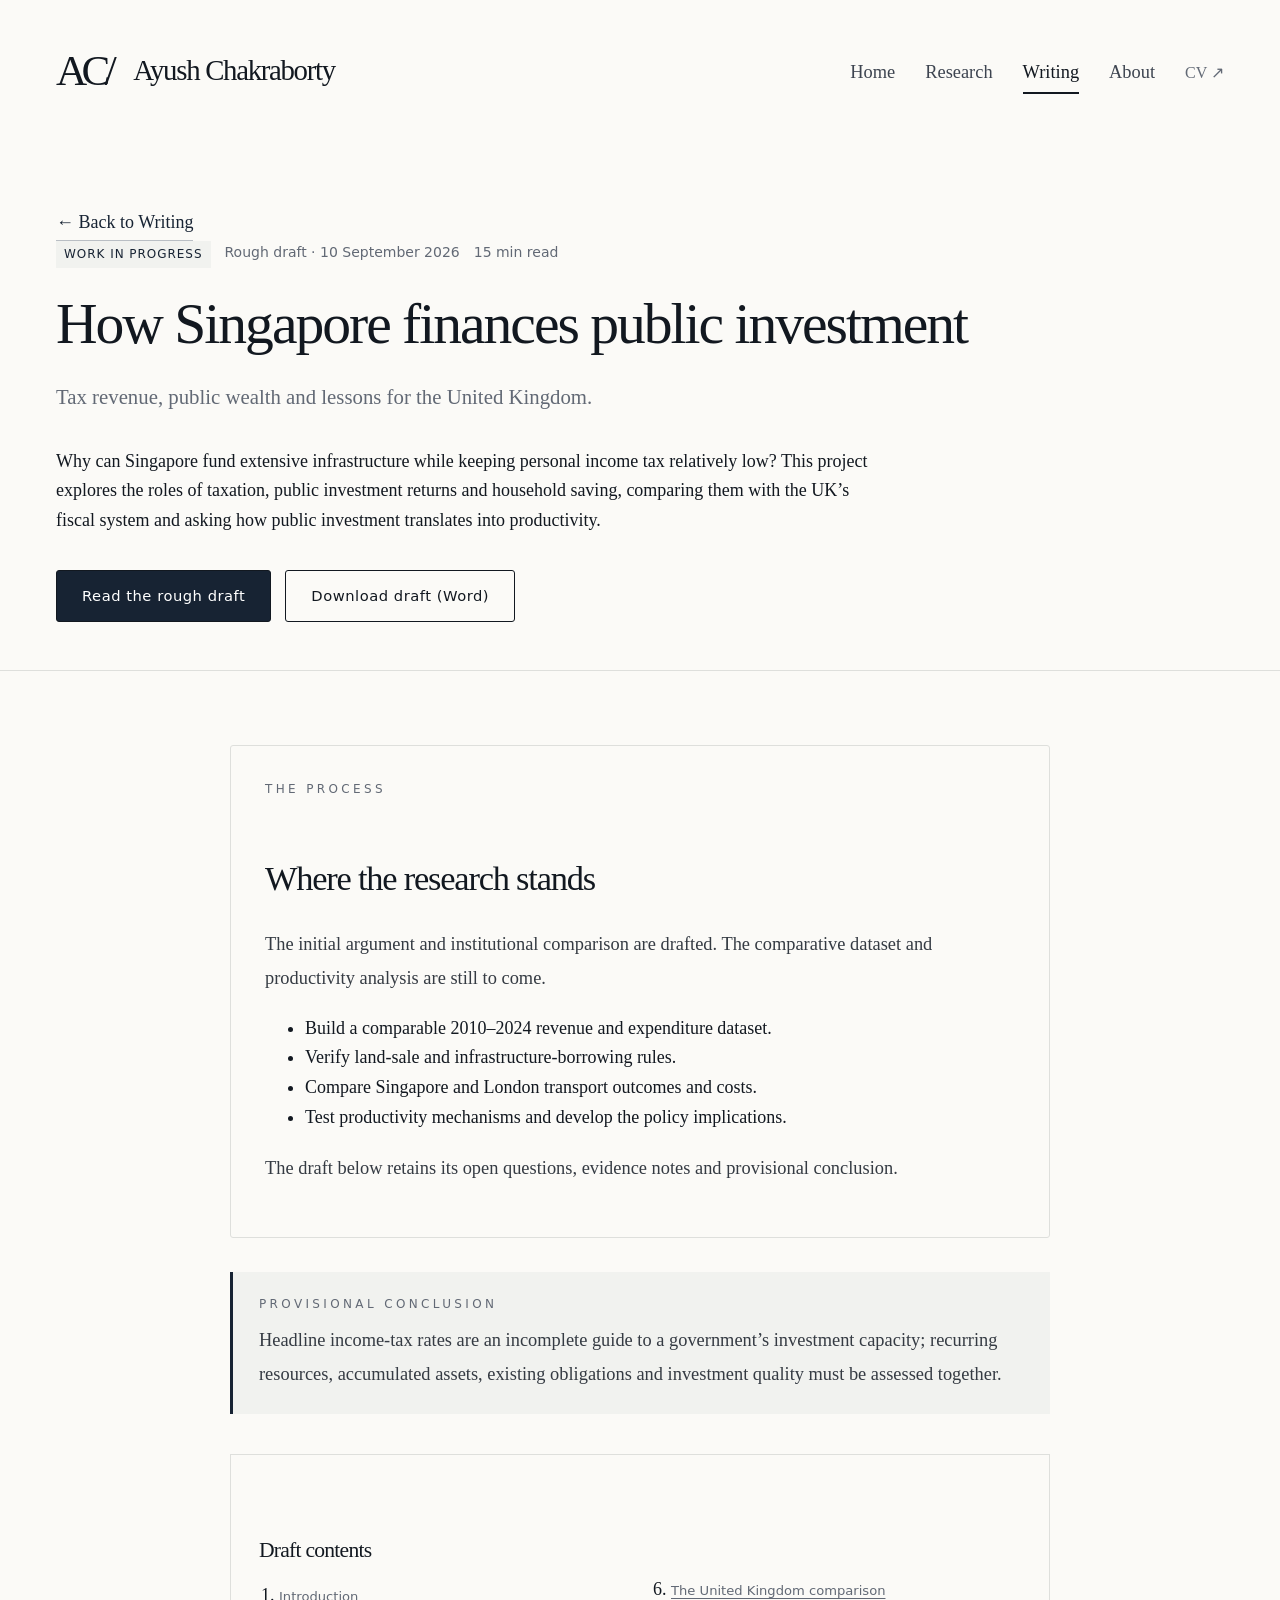
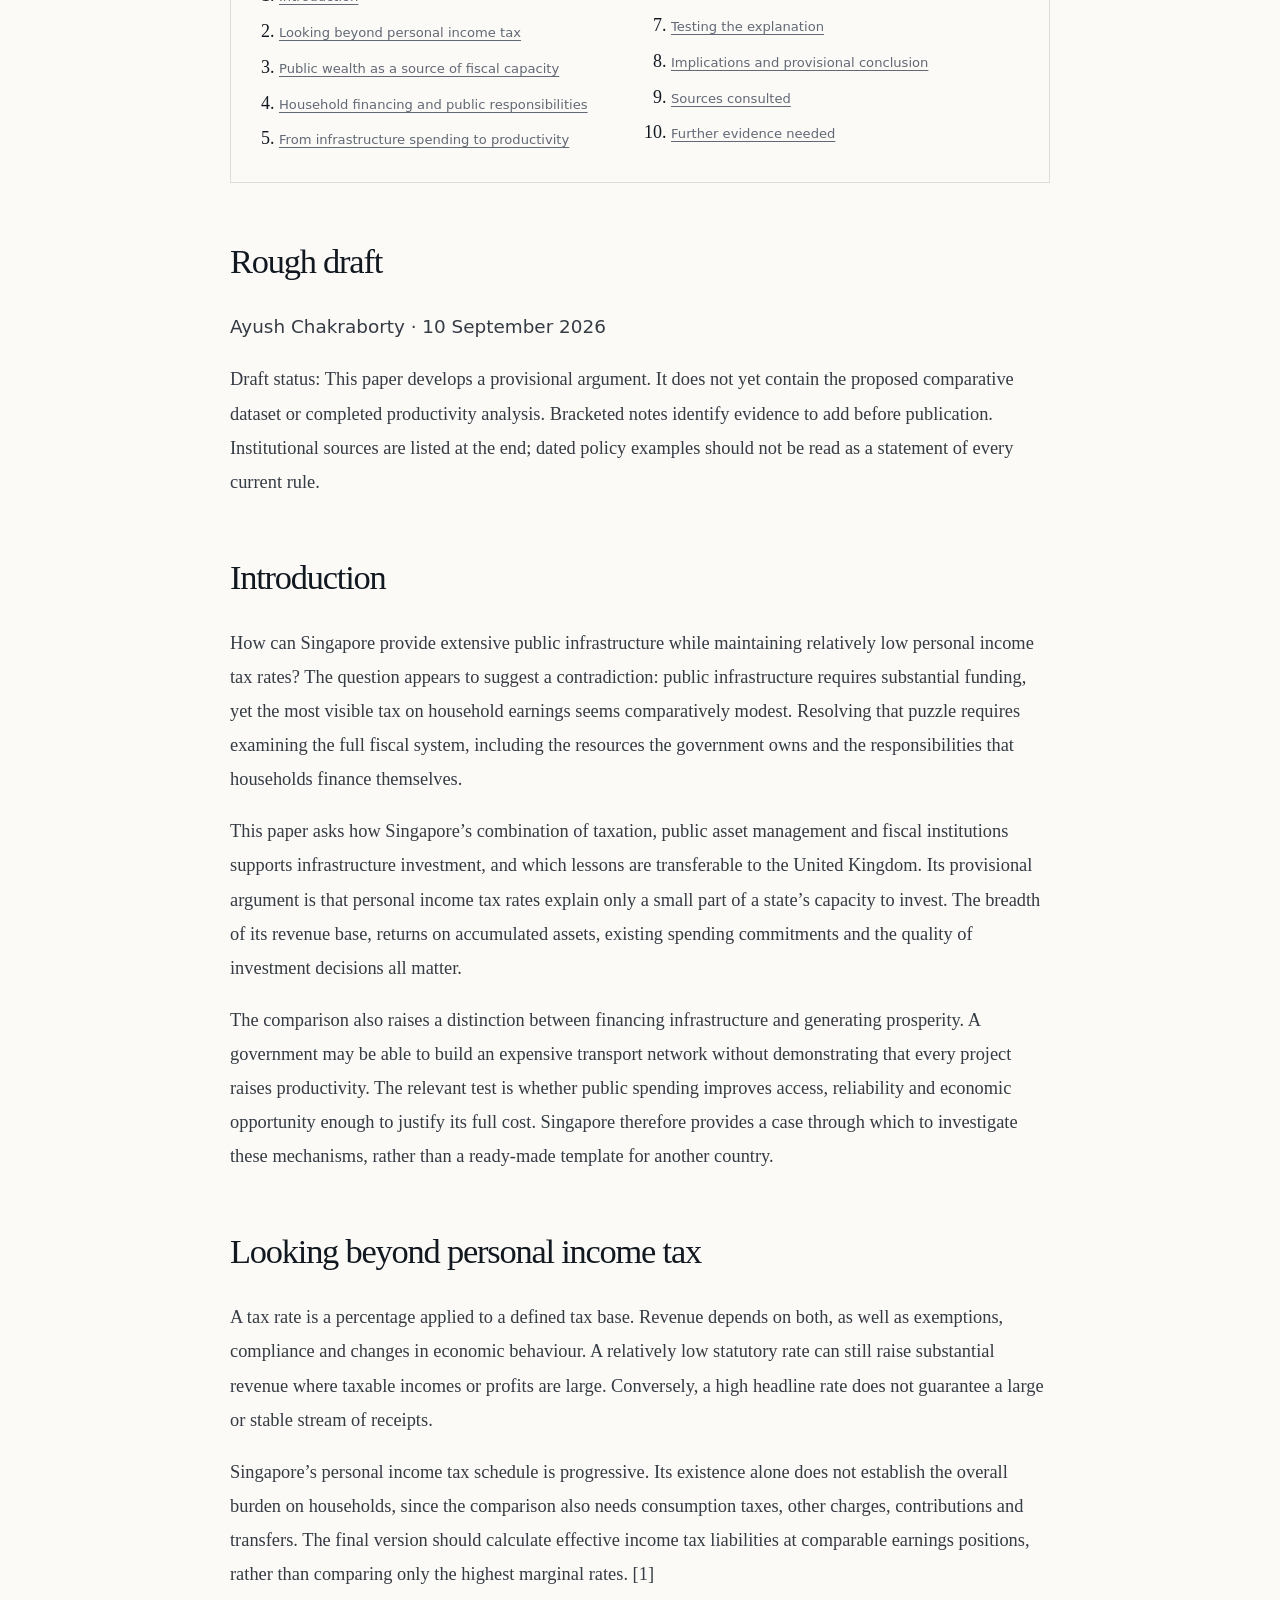
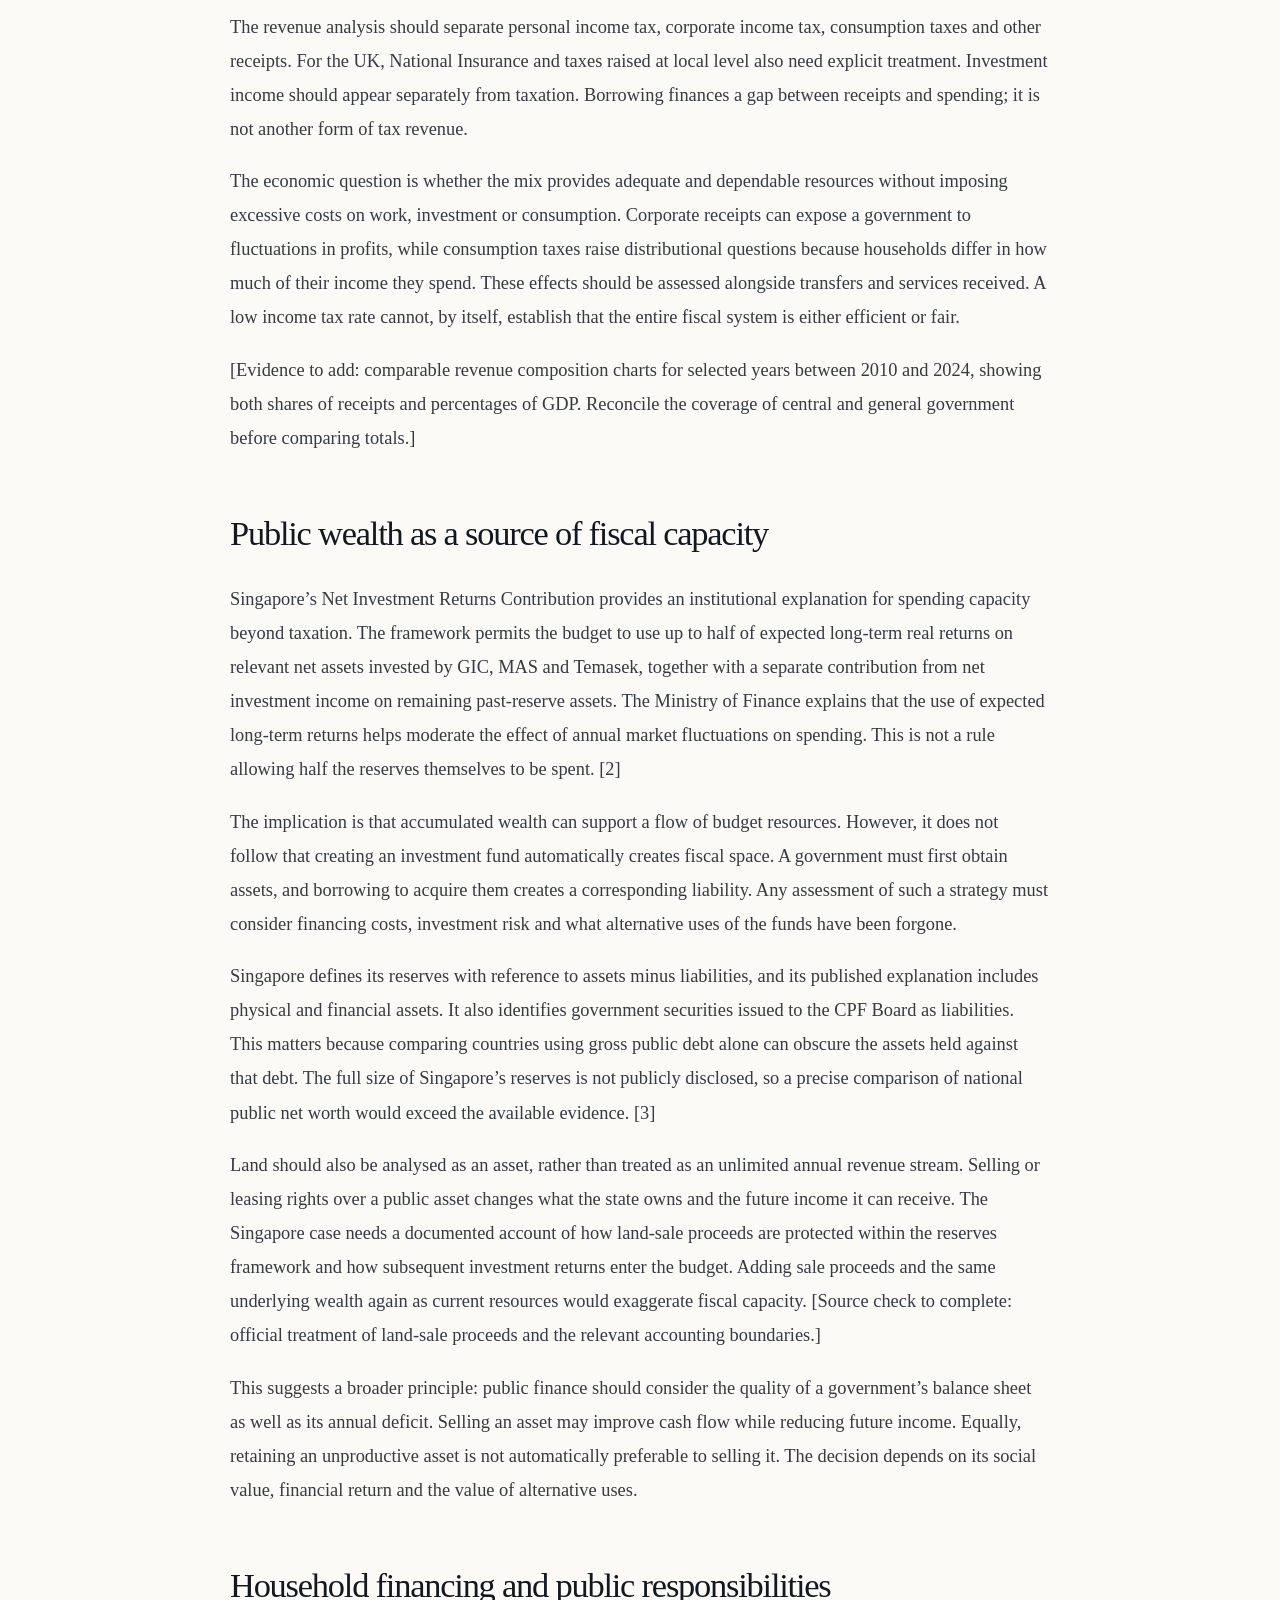
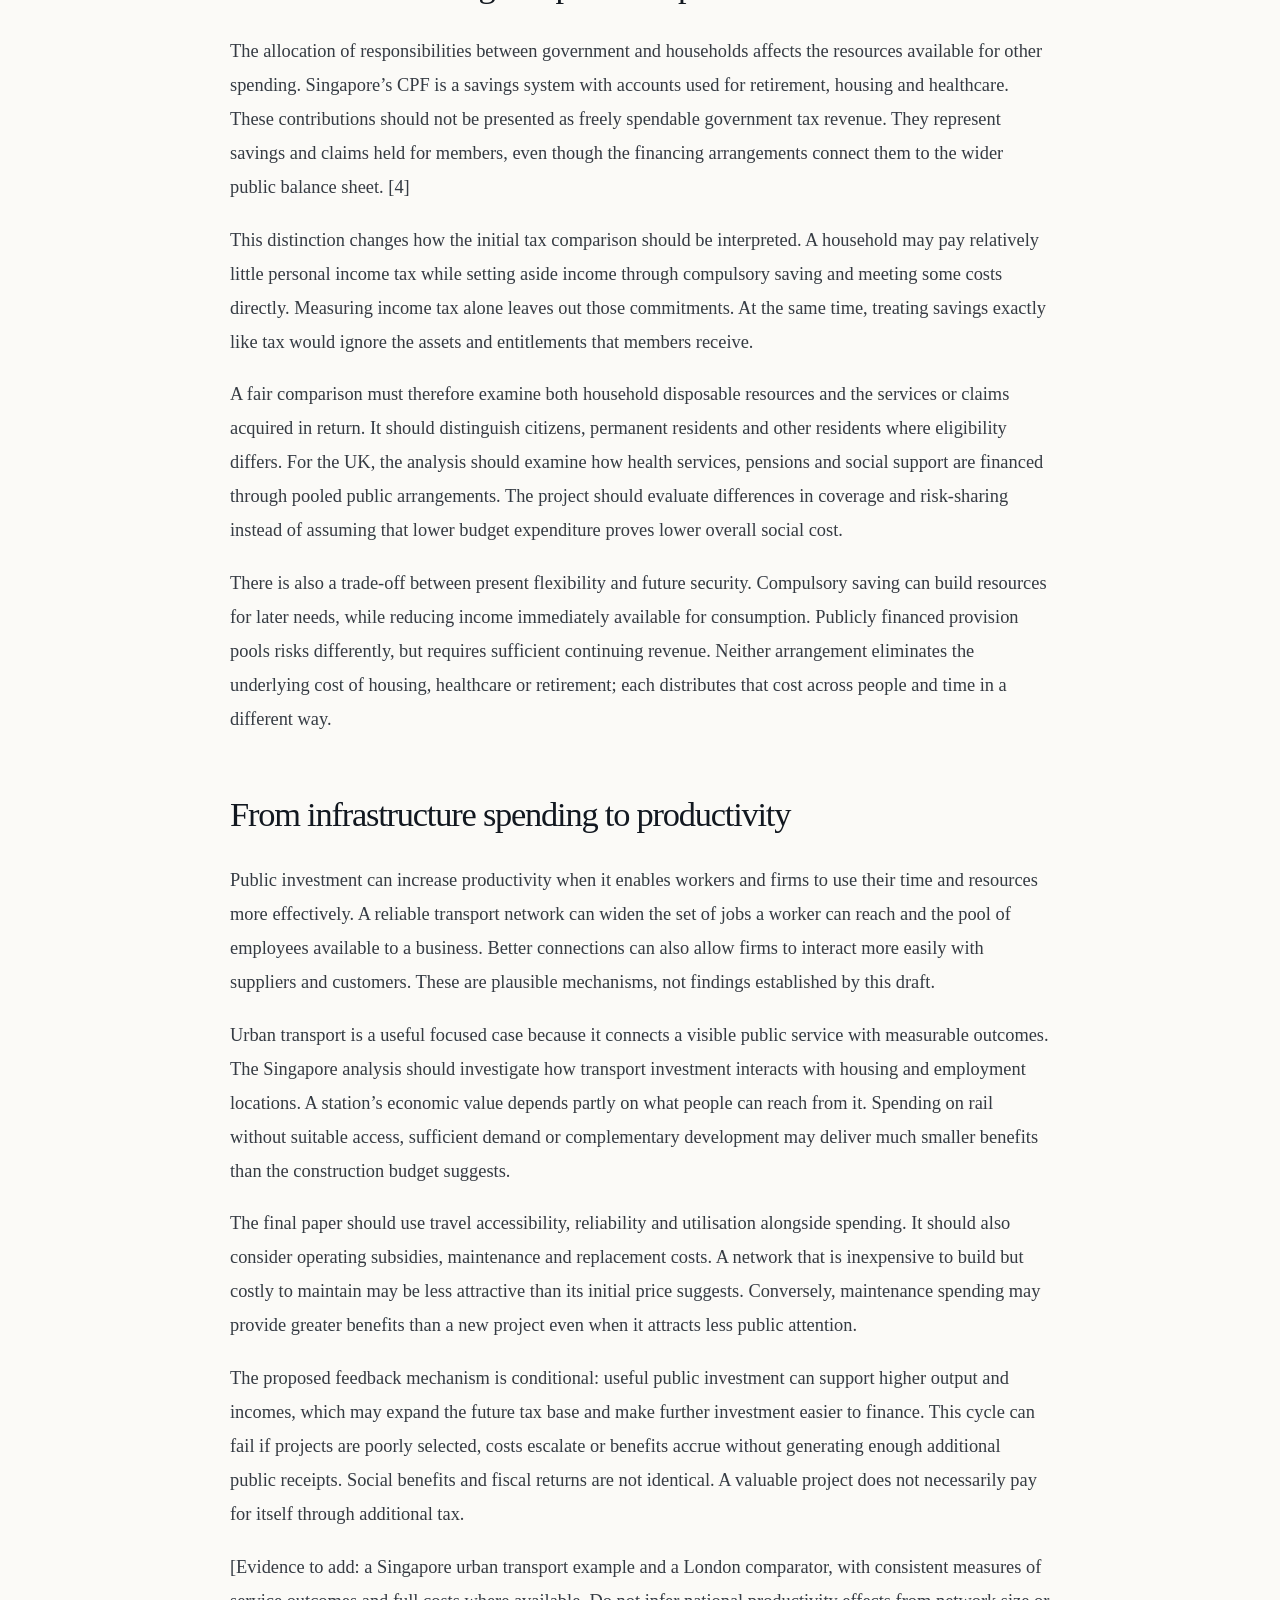
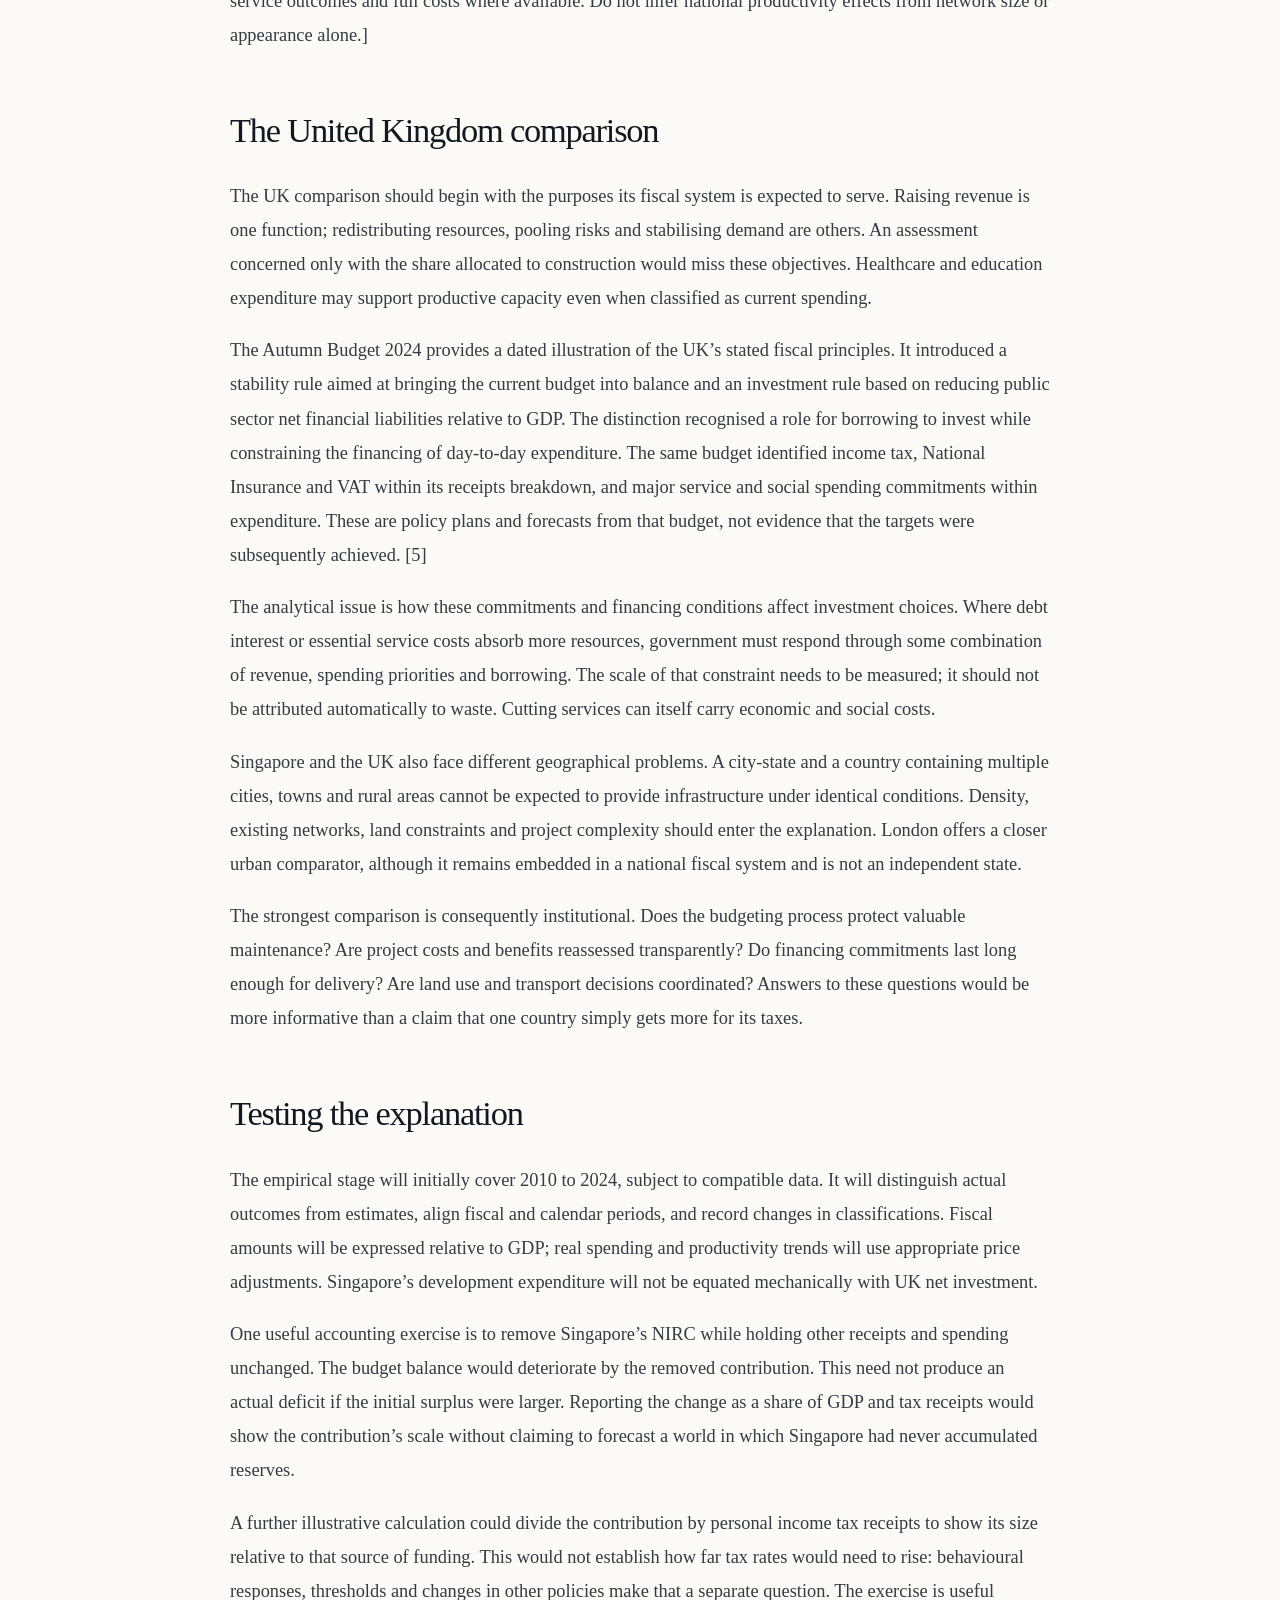
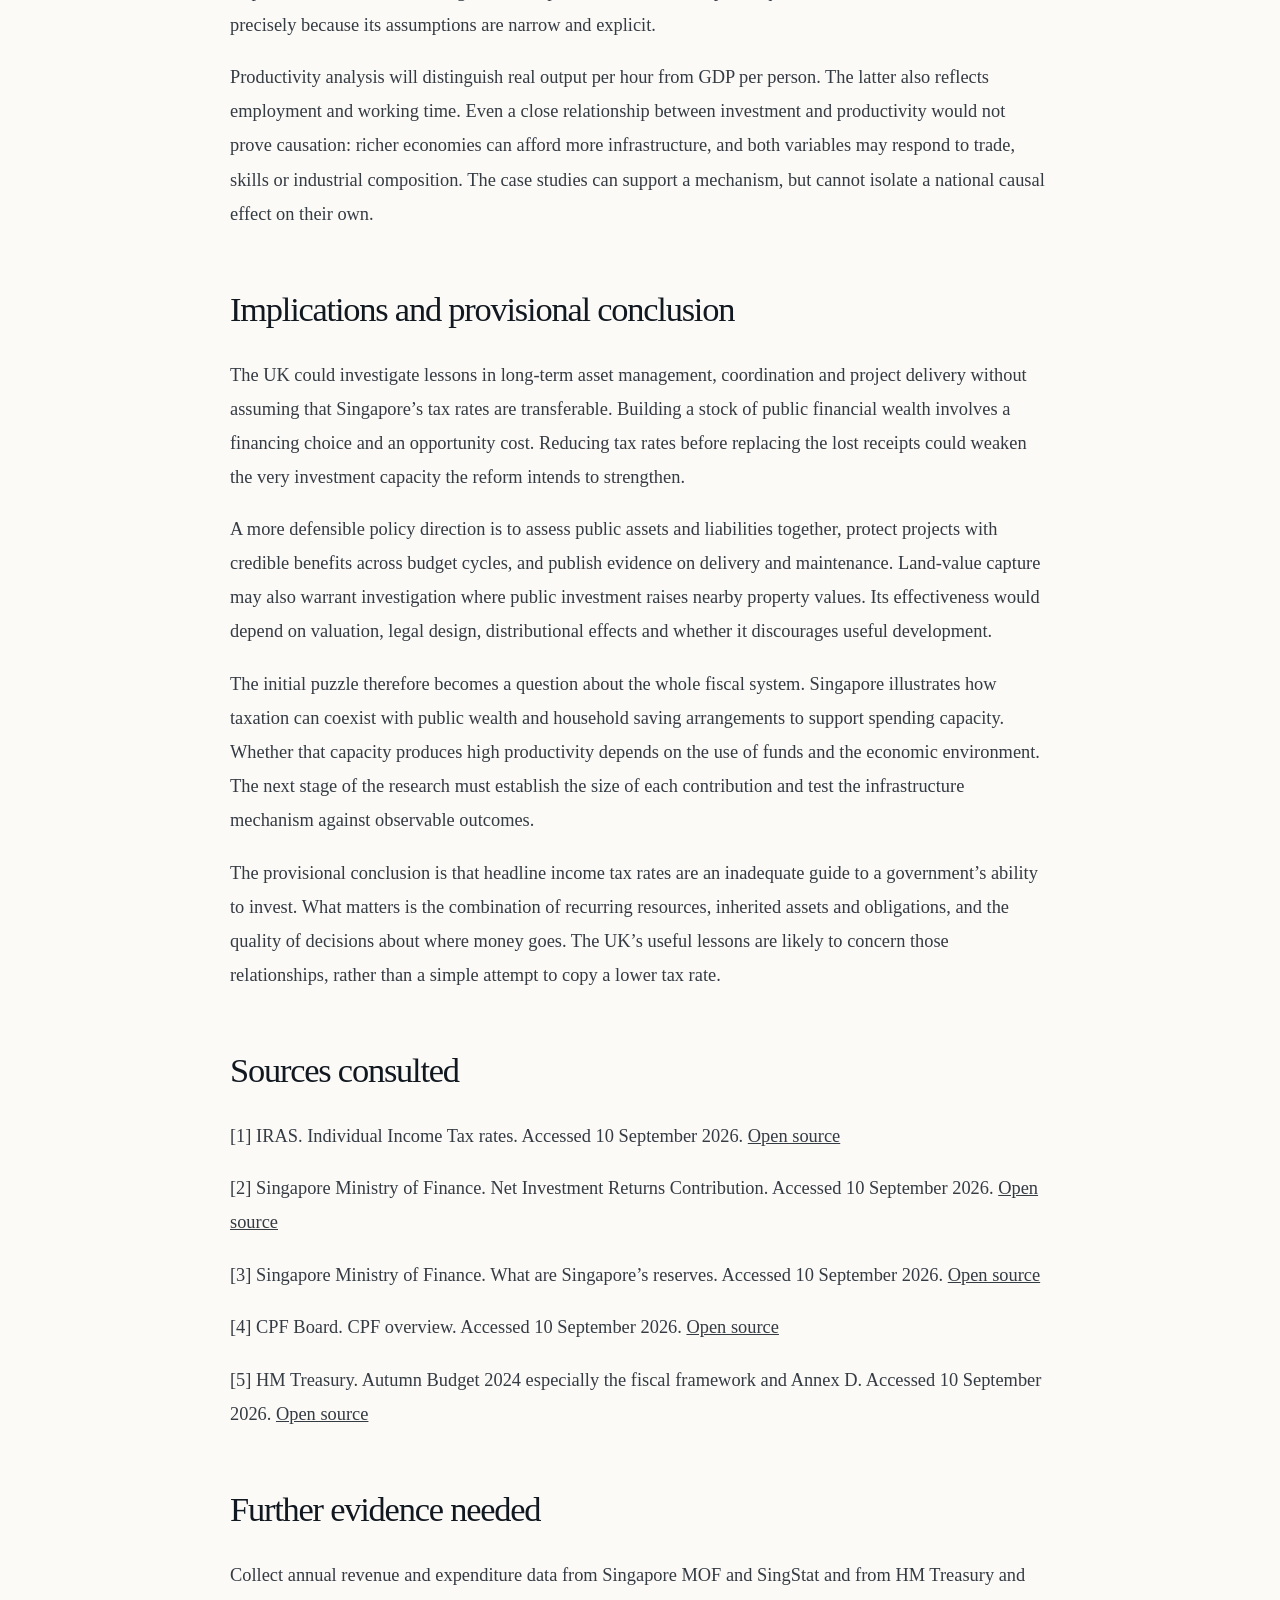
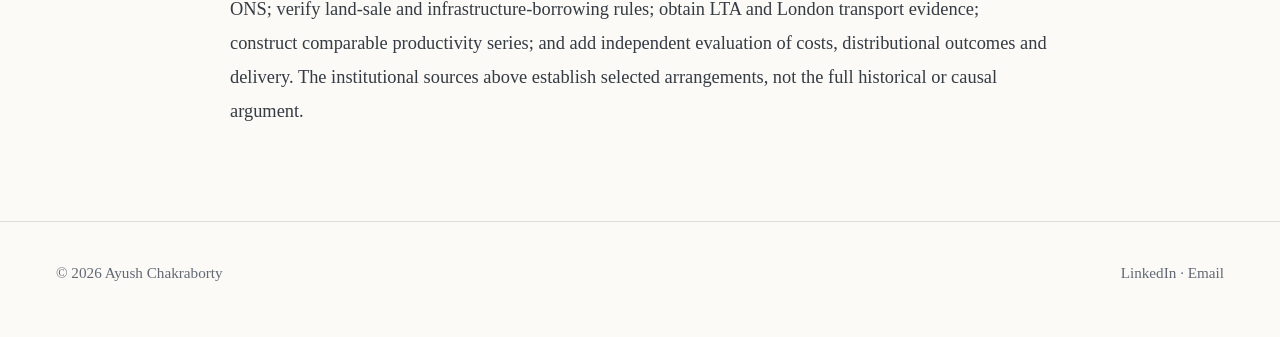
<file: writing/singapore-uk.html>
<!doctype html><html lang="en"><head><meta charset="utf-8"><meta name="viewport" content="width=device-width,initial-scale=1"><title>How Singapore finances public investment — Rough draft</title><meta name="description" content="An open research draft comparing how Singapore and the UK finance public investment."><link rel="canonical" href="https://ayushchakraborty.com/writing/singapore-uk.html"><meta property="og:type" content="article"><meta property="og:title" content="How Singapore finances public investment"><meta property="og:description" content="A work-in-progress comparison of Singapore and UK public finance."><link rel="icon" href="../assets/favicon.svg" type="image/svg+xml"><link rel="stylesheet" href="../assets/style.css?v=20260922a"></head><body>
<header class="site-header"><div class="container nav"><a class="brand" href="../index.html"><span class="brand-mark">AC/</span><span class="brand-name">Ayush Chakraborty</span></a><button class="menu-btn" aria-controls="main-navigation" aria-label="Open navigation" aria-expanded="false">☰</button><nav class="nav-links" id="main-navigation" aria-label="Main navigation"><a href="../index.html">Home</a><a href="../research.html">Research</a><a aria-current="page" class="active" href="../writing.html">Writing</a><a href="../about.html">About</a><a class="cv-link" href="../downloads/Ayush_Chakraborty_CV.pdf" target="_blank" rel="noopener">CV ↗</a></nav></div></header>
<main><section class="page-head"><div class="container"><a class="card-link" href="../writing.html">← Back to Writing</a><div class="meta"><span class="tag">Work in progress</span><span>Rough draft · 10 September 2026</span><span>15 min read</span></div><h1>How Singapore finances public investment</h1><p class="lede">Tax revenue, public wealth and lessons for the United Kingdom.</p><p class="prose">Why can Singapore fund extensive infrastructure while keeping personal income tax relatively low? This project explores the roles of taxation, public investment returns and household saving, comparing them with the UK’s fiscal system and asking how public investment translates into productivity.</p><div class="downloads"><a class="button primary" href="#rough-draft">Read the rough draft</a><a class="button secondary" href="../downloads/Singapore_UK_Economics_Rough_Draft.docx" download>Download draft (Word)</a></div></div></section><section class="section"><div class="container prose"><aside class="card" aria-label="Research progress"><div class="eyebrow">The process</div><h2>Where the research stands</h2><p>The initial argument and institutional comparison are drafted. The comparative dataset and productivity analysis are still to come.</p><ul><li>Build a comparable 2010–2024 revenue and expenditure dataset.</li><li>Verify land-sale and infrastructure-borrowing rules.</li><li>Compare Singapore and London transport outcomes and costs.</li><li>Test productivity mechanisms and develop the policy implications.</li></ul><p>The draft below retains its open questions, evidence notes and provisional conclusion.</p></aside><div class="draft-summary"><div class="eyebrow">Provisional conclusion</div><p>Headline income-tax rates are an incomplete guide to a government’s investment capacity; recurring resources, accumulated assets, existing obligations and investment quality must be assessed together.</p></div><nav class="article-toc" data-article-toc aria-label="Draft contents"><h2>Draft contents</h2></nav><article id="rough-draft"><h2>Rough draft</h2><p class="meta">Ayush Chakraborty · 10 September 2026</p><p>Draft status: This paper develops a provisional argument. It does not yet contain the proposed comparative dataset or completed productivity analysis. Bracketed notes identify evidence to add before publication. Institutional sources are listed at the end; dated policy examples should not be read as a statement of every current rule.</p>
<h2>Introduction</h2>
<p>How can Singapore provide extensive public infrastructure while maintaining relatively low personal income tax rates? The question appears to suggest a contradiction: public infrastructure requires substantial funding, yet the most visible tax on household earnings seems comparatively modest. Resolving that puzzle requires examining the full fiscal system, including the resources the government owns and the responsibilities that households finance themselves.</p>
<p>This paper asks how Singapore’s combination of taxation, public asset management and fiscal institutions supports infrastructure investment, and which lessons are transferable to the United Kingdom. Its provisional argument is that personal income tax rates explain only a small part of a state’s capacity to invest. The breadth of its revenue base, returns on accumulated assets, existing spending commitments and the quality of investment decisions all matter.</p>
<p>The comparison also raises a distinction between financing infrastructure and generating prosperity. A government may be able to build an expensive transport network without demonstrating that every project raises productivity. The relevant test is whether public spending improves access, reliability and economic opportunity enough to justify its full cost. Singapore therefore provides a case through which to investigate these mechanisms, rather than a ready-made template for another country.</p>
<h2>Looking beyond personal income tax</h2>
<p>A tax rate is a percentage applied to a defined tax base. Revenue depends on both, as well as exemptions, compliance and changes in economic behaviour. A relatively low statutory rate can still raise substantial revenue where taxable incomes or profits are large. Conversely, a high headline rate does not guarantee a large or stable stream of receipts.</p>
<p>Singapore’s personal income tax schedule is progressive. Its existence alone does not establish the overall burden on households, since the comparison also needs consumption taxes, other charges, contributions and transfers. The final version should calculate effective income tax liabilities at comparable earnings positions, rather than comparing only the highest marginal rates. [1]</p>
<p>The revenue analysis should separate personal income tax, corporate income tax, consumption taxes and other receipts. For the UK, National Insurance and taxes raised at local level also need explicit treatment. Investment income should appear separately from taxation. Borrowing finances a gap between receipts and spending; it is not another form of tax revenue.</p>
<p>The economic question is whether the mix provides adequate and dependable resources without imposing excessive costs on work, investment or consumption. Corporate receipts can expose a government to fluctuations in profits, while consumption taxes raise distributional questions because households differ in how much of their income they spend. These effects should be assessed alongside transfers and services received. A low income tax rate cannot, by itself, establish that the entire fiscal system is either efficient or fair.</p>
<p>[Evidence to add: comparable revenue composition charts for selected years between 2010 and 2024, showing both shares of receipts and percentages of GDP. Reconcile the coverage of central and general government before comparing totals.]</p>
<h2>Public wealth as a source of fiscal capacity</h2>
<p>Singapore’s Net Investment Returns Contribution provides an institutional explanation for spending capacity beyond taxation. The framework permits the budget to use up to half of expected long-term real returns on relevant net assets invested by GIC, MAS and Temasek, together with a separate contribution from net investment income on remaining past-reserve assets. The Ministry of Finance explains that the use of expected long-term returns helps moderate the effect of annual market fluctuations on spending. This is not a rule allowing half the reserves themselves to be spent. [2]</p>
<p>The implication is that accumulated wealth can support a flow of budget resources. However, it does not follow that creating an investment fund automatically creates fiscal space. A government must first obtain assets, and borrowing to acquire them creates a corresponding liability. Any assessment of such a strategy must consider financing costs, investment risk and what alternative uses of the funds have been forgone.</p>
<p>Singapore defines its reserves with reference to assets minus liabilities, and its published explanation includes physical and financial assets. It also identifies government securities issued to the CPF Board as liabilities. This matters because comparing countries using gross public debt alone can obscure the assets held against that debt. The full size of Singapore’s reserves is not publicly disclosed, so a precise comparison of national public net worth would exceed the available evidence. [3]</p>
<p>Land should also be analysed as an asset, rather than treated as an unlimited annual revenue stream. Selling or leasing rights over a public asset changes what the state owns and the future income it can receive. The Singapore case needs a documented account of how land-sale proceeds are protected within the reserves framework and how subsequent investment returns enter the budget. Adding sale proceeds and the same underlying wealth again as current resources would exaggerate fiscal capacity. [Source check to complete: official treatment of land-sale proceeds and the relevant accounting boundaries.]</p>
<p>This suggests a broader principle: public finance should consider the quality of a government’s balance sheet as well as its annual deficit. Selling an asset may improve cash flow while reducing future income. Equally, retaining an unproductive asset is not automatically preferable to selling it. The decision depends on its social value, financial return and the value of alternative uses.</p>
<h2>Household financing and public responsibilities</h2>
<p>The allocation of responsibilities between government and households affects the resources available for other spending. Singapore’s CPF is a savings system with accounts used for retirement, housing and healthcare. These contributions should not be presented as freely spendable government tax revenue. They represent savings and claims held for members, even though the financing arrangements connect them to the wider public balance sheet. [4]</p>
<p>This distinction changes how the initial tax comparison should be interpreted. A household may pay relatively little personal income tax while setting aside income through compulsory saving and meeting some costs directly. Measuring income tax alone leaves out those commitments. At the same time, treating savings exactly like tax would ignore the assets and entitlements that members receive.</p>
<p>A fair comparison must therefore examine both household disposable resources and the services or claims acquired in return. It should distinguish citizens, permanent residents and other residents where eligibility differs. For the UK, the analysis should examine how health services, pensions and social support are financed through pooled public arrangements. The project should evaluate differences in coverage and risk-sharing instead of assuming that lower budget expenditure proves lower overall social cost.</p>
<p>There is also a trade-off between present flexibility and future security. Compulsory saving can build resources for later needs, while reducing income immediately available for consumption. Publicly financed provision pools risks differently, but requires sufficient continuing revenue. Neither arrangement eliminates the underlying cost of housing, healthcare or retirement; each distributes that cost across people and time in a different way.</p>
<h2>From infrastructure spending to productivity</h2>
<p>Public investment can increase productivity when it enables workers and firms to use their time and resources more effectively. A reliable transport network can widen the set of jobs a worker can reach and the pool of employees available to a business. Better connections can also allow firms to interact more easily with suppliers and customers. These are plausible mechanisms, not findings established by this draft.</p>
<p>Urban transport is a useful focused case because it connects a visible public service with measurable outcomes. The Singapore analysis should investigate how transport investment interacts with housing and employment locations. A station’s economic value depends partly on what people can reach from it. Spending on rail without suitable access, sufficient demand or complementary development may deliver much smaller benefits than the construction budget suggests.</p>
<p>The final paper should use travel accessibility, reliability and utilisation alongside spending. It should also consider operating subsidies, maintenance and replacement costs. A network that is inexpensive to build but costly to maintain may be less attractive than its initial price suggests. Conversely, maintenance spending may provide greater benefits than a new project even when it attracts less public attention.</p>
<p>The proposed feedback mechanism is conditional: useful public investment can support higher output and incomes, which may expand the future tax base and make further investment easier to finance. This cycle can fail if projects are poorly selected, costs escalate or benefits accrue without generating enough additional public receipts. Social benefits and fiscal returns are not identical. A valuable project does not necessarily pay for itself through additional tax.</p>
<p>[Evidence to add: a Singapore urban transport example and a London comparator, with consistent measures of service outcomes and full costs where available. Do not infer national productivity effects from network size or appearance alone.]</p>
<h2>The United Kingdom comparison</h2>
<p>The UK comparison should begin with the purposes its fiscal system is expected to serve. Raising revenue is one function; redistributing resources, pooling risks and stabilising demand are others. An assessment concerned only with the share allocated to construction would miss these objectives. Healthcare and education expenditure may support productive capacity even when classified as current spending.</p>
<p>The Autumn Budget 2024 provides a dated illustration of the UK’s stated fiscal principles. It introduced a stability rule aimed at bringing the current budget into balance and an investment rule based on reducing public sector net financial liabilities relative to GDP. The distinction recognised a role for borrowing to invest while constraining the financing of day-to-day expenditure. The same budget identified income tax, National Insurance and VAT within its receipts breakdown, and major service and social spending commitments within expenditure. These are policy plans and forecasts from that budget, not evidence that the targets were subsequently achieved. [5]</p>
<p>The analytical issue is how these commitments and financing conditions affect investment choices. Where debt interest or essential service costs absorb more resources, government must respond through some combination of revenue, spending priorities and borrowing. The scale of that constraint needs to be measured; it should not be attributed automatically to waste. Cutting services can itself carry economic and social costs.</p>
<p>Singapore and the UK also face different geographical problems. A city-state and a country containing multiple cities, towns and rural areas cannot be expected to provide infrastructure under identical conditions. Density, existing networks, land constraints and project complexity should enter the explanation. London offers a closer urban comparator, although it remains embedded in a national fiscal system and is not an independent state.</p>
<p>The strongest comparison is consequently institutional. Does the budgeting process protect valuable maintenance? Are project costs and benefits reassessed transparently? Do financing commitments last long enough for delivery? Are land use and transport decisions coordinated? Answers to these questions would be more informative than a claim that one country simply gets more for its taxes.</p>
<h2>Testing the explanation</h2>
<p>The empirical stage will initially cover 2010 to 2024, subject to compatible data. It will distinguish actual outcomes from estimates, align fiscal and calendar periods, and record changes in classifications. Fiscal amounts will be expressed relative to GDP; real spending and productivity trends will use appropriate price adjustments. Singapore’s development expenditure will not be equated mechanically with UK net investment.</p>
<p>One useful accounting exercise is to remove Singapore’s NIRC while holding other receipts and spending unchanged. The budget balance would deteriorate by the removed contribution. This need not produce an actual deficit if the initial surplus were larger. Reporting the change as a share of GDP and tax receipts would show the contribution’s scale without claiming to forecast a world in which Singapore had never accumulated reserves.</p>
<p>A further illustrative calculation could divide the contribution by personal income tax receipts to show its size relative to that source of funding. This would not establish how far tax rates would need to rise: behavioural responses, thresholds and changes in other policies make that a separate question. The exercise is useful precisely because its assumptions are narrow and explicit.</p>
<p>Productivity analysis will distinguish real output per hour from GDP per person. The latter also reflects employment and working time. Even a close relationship between investment and productivity would not prove causation: richer economies can afford more infrastructure, and both variables may respond to trade, skills or industrial composition. The case studies can support a mechanism, but cannot isolate a national causal effect on their own.</p>
<h2>Implications and provisional conclusion</h2>
<p>The UK could investigate lessons in long-term asset management, coordination and project delivery without assuming that Singapore’s tax rates are transferable. Building a stock of public financial wealth involves a financing choice and an opportunity cost. Reducing tax rates before replacing the lost receipts could weaken the very investment capacity the reform intends to strengthen.</p>
<p>A more defensible policy direction is to assess public assets and liabilities together, protect projects with credible benefits across budget cycles, and publish evidence on delivery and maintenance. Land-value capture may also warrant investigation where public investment raises nearby property values. Its effectiveness would depend on valuation, legal design, distributional effects and whether it discourages useful development.</p>
<p>The initial puzzle therefore becomes a question about the whole fiscal system. Singapore illustrates how taxation can coexist with public wealth and household saving arrangements to support spending capacity. Whether that capacity produces high productivity depends on the use of funds and the economic environment. The next stage of the research must establish the size of each contribution and test the infrastructure mechanism against observable outcomes.</p>
<p>The provisional conclusion is that headline income tax rates are an inadequate guide to a government’s ability to invest. What matters is the combination of recurring resources, inherited assets and obligations, and the quality of decisions about where money goes. The UK’s useful lessons are likely to concern those relationships, rather than a simple attempt to copy a lower tax rate.</p>
<h2>Sources consulted</h2>
<p>[1] IRAS. Individual Income Tax rates. Accessed 10 September 2026. <a href="https://www.iras.gov.sg/taxes/individual-income-tax/basics-of-individual-income-tax/tax-residency-and-tax-rates/individual-income-tax-rates">Open source</a></p>
<p>[2] Singapore Ministry of Finance. Net Investment Returns Contribution. Accessed 10 September 2026. <a href="https://www.mof.gov.sg/policies/reserves/net-investment-returns-contribution/">Open source</a></p>
<p>[3] Singapore Ministry of Finance. What are Singapore’s reserves. Accessed 10 September 2026. <a href="https://www.mof.gov.sg/policies/reserves/what-are-singapores-reserves/">Open source</a></p>
<p>[4] CPF Board. CPF overview. Accessed 10 September 2026. <a href="https://www.cpf.gov.sg/member/cpf-overview">Open source</a></p>
<p>[5] HM Treasury. Autumn Budget 2024 especially the fiscal framework and Annex D. Accessed 10 September 2026. <a href="https://assets.publishing.service.gov.uk/media/672232d010b0d582ee8c4905/Autumn_Budget_2024__web_accessible_.pdf">Open source</a></p>
<h2>Further evidence needed</h2>
<p>Collect annual revenue and expenditure data from Singapore MOF and SingStat and from HM Treasury and ONS; verify land-sale and infrastructure-borrowing rules; obtain LTA and London transport evidence; construct comparable productivity series; and add independent evaluation of costs, distributional outcomes and delivery. The institutional sources above establish selected arrangements, not the full historical or causal argument.</p></article></div></section></main><footer><div class="container footer-row"><span>© <span data-year></span> Ayush Chakraborty</span><span><a href="https://www.linkedin.com/in/ayushchakr/" target="_blank" rel="noreferrer">LinkedIn</a> · <a href="mailto:ayush.n.chakraborty@gmail.com">Email</a></span></div></footer><script src="../assets/script.js"></script></body></html>
</file>
<file: assets/style.css>
:root {
  --bg: #fbfaf7; --surface: #ffffff; --text: #121820; --muted: #626975;
  --line: #dedfdc; --accent: #172333; --soft: #f1f2ef; --max: 1380px; --radius: 3px;
}
*{box-sizing:border-box} html{scroll-behavior:smooth} body{margin:0;background:var(--bg);color:var(--text);font-family:Georgia,"Times New Roman",serif;font-size:18px;line-height:1.65;-webkit-font-smoothing:antialiased} a{color:inherit}.container{width:min(calc(100% - 112px),var(--max));margin:0 auto}.site-header{background:var(--bg);position:relative;z-index:20}.nav{min-height:142px;display:flex;align-items:center;justify-content:space-between;gap:28px}.brand{display:flex;align-items:center;gap:22px;text-decoration:none;white-space:nowrap}.brand-mark{font-size:2.7rem;font-weight:400;letter-spacing:-.13em;line-height:1}.brand-name{font-size:clamp(1.3rem,2.25vw,2.1rem);font-weight:400;letter-spacing:-.045em}.nav-links{display:flex;align-items:center;gap:30px}.nav-links a{text-decoration:none;color:#3d4450;font-size:1.15rem;padding:9px 0 5px;border-bottom:2px solid transparent}.nav-links a:hover,.nav-links a.active{color:var(--text);border-bottom-color:var(--text)}.nav-links .cv-link{font-size:1rem;color:var(--muted);border:0}.menu-btn{display:none;border:0;background:transparent;font-size:1.3rem;color:var(--text);width:44px;height:44px;cursor:pointer}h1,h2,h3{margin-top:0;font-weight:400;letter-spacing:-.035em;line-height:1.18;text-wrap:pretty}h1{font-size:clamp(2.6rem,4vw,3.8rem)}h2{font-size:clamp(2rem,3vw,2.85rem)}h3{font-size:1.65rem;line-height:1.3}.eyebrow{font-family:ui-sans-serif,system-ui,sans-serif;color:var(--muted);font-size:.75rem;font-weight:400;letter-spacing:.28em;text-transform:uppercase}.lede{font-size:1.3rem;color:var(--muted);margin:0 0 32px}.hero{padding:40px 0 94px}.hero-grid{display:grid;grid-template-columns:1fr 1.08fr;gap:64px;align-items:center}.hero-copy{padding-bottom:24px}.hero h1{font-size:clamp(2.45rem,3.48vw,3.6rem);line-height:1.2;margin:44px 0 28px;max-width:650px}.hero .lede{font-size:clamp(1.1rem,1.5vw,1.35rem);line-height:1.55;max-width:620px}.hero-image img{display:block;width:100%;aspect-ratio:1.15;object-fit:cover;border-radius:4px}.hero-image figcaption{font-family:ui-sans-serif,system-ui,sans-serif;font-size:.75rem;letter-spacing:.24em;text-transform:uppercase;text-align:right;color:var(--muted);margin-top:12px}.actions,.downloads{display:flex;flex-wrap:wrap;gap:14px;margin-top:34px}.button{font-family:ui-sans-serif,system-ui,sans-serif;display:inline-flex;align-items:center;justify-content:center;text-decoration:none;padding:13px 25px;border:1px solid var(--text);border-radius:3px;font-size:.92rem;font-weight:500;letter-spacing:.035em;transition:.18s ease}.button.primary{background:var(--accent);color:#fff}.button.secondary{background:transparent}.button:hover{transform:translateY(-1px)}.section{padding:74px 0}.section+.section{border-top:1px solid var(--line)}.section-head{display:flex;justify-content:space-between;align-items:end;gap:36px;margin-bottom:34px}.section-head h2{margin:12px 0 0}.section-head p{margin:0;color:var(--muted);max-width:520px}.grid{display:grid;grid-template-columns:repeat(12,1fr);gap:22px}.card{background:transparent;border:1px solid var(--line);border-radius:var(--radius);padding:34px}.card.project{grid-column:span 8}.card.side{grid-column:span 4}.meta{font-family:ui-sans-serif,system-ui,sans-serif;display:flex;flex-wrap:wrap;gap:8px 14px;color:var(--muted);font-size:.875rem;margin-bottom:17px}.tag{display:inline-flex;padding:4px 8px;background:var(--soft);color:var(--accent);font-size:.75rem;font-weight:500;text-transform:uppercase;letter-spacing:.08em}.card p{color:var(--muted)}.card-link{display:inline-block;margin-top:10px;color:var(--accent);text-decoration:none;border-bottom:1px solid #b9bec4;padding-bottom:2px}.page-head{padding:56px 0 48px;border-bottom:1px solid var(--line)}.page-head h1{font-size:clamp(2.5rem,4.5vw,4.1rem);max-width:1040px;margin:22px 0}.page-head .lede{max-width:820px}.list{border-top:1px solid var(--line)}.list-item{display:grid;grid-template-columns:145px 1fr auto;gap:28px;align-items:start;padding:30px 0;border-bottom:1px solid var(--line);text-decoration:none}.list-item .date{font-family:ui-sans-serif,system-ui,sans-serif;color:var(--muted);font-size:.875rem;text-transform:uppercase;letter-spacing:.08em}.list-item p{margin:7px 0 0;color:var(--muted)}.list-item .arrow{color:var(--muted);font-size:1.25rem}.prose{max-width:820px}.prose p{font-size:1.15rem;line-height:1.85;color:#353b43}.prose h2{margin-top:58px;font-size:2.15rem}.stats{display:grid;grid-template-columns:repeat(4,1fr);border-top:1px solid var(--line);border-bottom:1px solid var(--line);margin:42px 0}.stat{padding:25px 20px;border-right:1px solid var(--line)}.stat:first-child{padding-left:0}.stat:last-child{border-right:0}.stat span{font-family:ui-sans-serif,system-ui,sans-serif;display:block;color:var(--muted);font-size:.75rem;text-transform:uppercase;letter-spacing:.11em}.stat strong{display:block;font-weight:400;font-size:1.8rem;margin-top:6px}.empty{padding:46px 0;border-top:1px solid var(--line);border-bottom:1px solid var(--line);color:var(--muted)}.about-grid{display:grid;grid-template-columns:1.3fr .7fr;gap:78px}.simple-list{list-style:none;padding:0;margin:0}.simple-list li{padding:12px 0;border-bottom:1px solid var(--line);color:var(--muted)}
/* Research + writing library */
.library-section{padding-top:42px}.content-tabs{display:inline-flex;gap:8px;margin-bottom:54px;padding:5px;border:1px solid var(--line);border-radius:4px}.content-tab{appearance:none;border:0;background:transparent;color:var(--muted);font-family:ui-sans-serif,system-ui,sans-serif;font-size:.9rem;padding:12px 22px;border-radius:2px;cursor:pointer}.content-tab.active{background:var(--accent);color:#fff}.content-tab:hover:not(.active){background:var(--soft);color:var(--text)}.tab-panel[hidden]{display:none}.library-block+.library-block{margin-top:66px}.library-heading{display:flex;align-items:end;justify-content:space-between;gap:30px;padding-bottom:17px;border-bottom:1px solid var(--line);margin-bottom:0}.library-heading h2{font-size:2rem;margin:9px 0 0}.library-heading p{margin:0;color:var(--muted);font-size:1rem;max-width:490px}.work-item{padding:31px 0 28px;border-bottom:1px solid var(--line)}.work-item-top{display:grid;grid-template-columns:145px minmax(0,1fr) auto;gap:28px;align-items:start}.work-item h3{font-size:1.55rem;margin:0 0 8px}.work-item .one-line{margin:0;color:var(--muted);font-size:1.02rem;line-height:1.55}.work-date{font-family:ui-sans-serif,system-ui,sans-serif;color:var(--muted);font-size:.78rem;text-transform:uppercase;letter-spacing:.09em;padding-top:5px}.work-actions{display:flex;gap:12px;align-items:center}.synopsis{margin:19px 0 0 173px;max-width:760px}.synopsis summary{list-style:none;cursor:pointer;display:inline-flex;align-items:center;gap:8px;font-family:ui-sans-serif,system-ui,sans-serif;color:var(--text);font-size:.84rem;font-weight:500}.synopsis summary::-webkit-details-marker{display:none}.synopsis summary::after{content:'↓';font-size:.9rem;transition:transform .18s ease}.synopsis[open] summary::after{transform:rotate(180deg)}.synopsis-body{margin-top:15px;padding:17px 20px;border-left:2px solid var(--line);color:var(--muted);font-size:.98rem;line-height:1.7}.synopsis-body p{margin:0 0 10px}.synopsis-body p:last-child{margin-bottom:0}.work-links{display:flex;flex-wrap:wrap;gap:15px;margin-top:15px}.work-links a{font-family:ui-sans-serif,system-ui,sans-serif;font-size:.82rem;text-decoration:none;border-bottom:1px solid #adb2b8;padding-bottom:2px}.status-note{font-family:ui-sans-serif,system-ui,sans-serif;color:var(--muted);font-size:.82rem}.no-items{padding:30px 0;color:var(--muted);border-bottom:1px solid var(--line)}
footer{border-top:1px solid var(--line);padding:38px 0 52px;color:var(--muted);font-size:.95rem}.footer-row{display:flex;justify-content:space-between;gap:20px;flex-wrap:wrap}.footer-row a{color:var(--muted);text-decoration:none}a:focus-visible,button:focus-visible,summary:focus-visible{outline:2px solid #4c657e;outline-offset:5px}
@media(max-width:900px){.container{width:calc(100% - 48px)}.nav{min-height:105px}.nav-links{gap:20px}.hero-grid{gap:36px}.brand{gap:16px}.brand-name{font-size:1.5rem}.brand-mark{font-size:2.2rem}.work-item-top{grid-template-columns:110px minmax(0,1fr)}.work-actions{grid-column:2}.synopsis{margin-left:138px}}
@media(max-width:760px){.container{width:calc(100% - 32px)}.nav{min-height:82px}.brand{gap:12px}.brand-mark{font-size:1.8rem}.brand-name{font-size:1.18rem}.menu-btn{display:block}.nav-links{display:none;position:absolute;left:16px;right:16px;top:76px;flex-direction:column;align-items:stretch;gap:0;background:var(--bg);border:1px solid var(--line);padding:10px}.nav-links.open{display:flex}.nav-links a{padding:12px}.hero{padding:36px 0 54px}.hero-grid{grid-template-columns:1fr;gap:38px}.section{padding:52px 0}.section-head,.library-heading{align-items:start;flex-direction:column;gap:12px}.card.project,.card.side{grid-column:1/-1}.page-head{padding:34px 0 40px}.content-tabs{width:100%;display:grid;grid-template-columns:1fr 1fr;margin-bottom:42px}.content-tab{padding:12px 8px}.work-item-top{grid-template-columns:1fr;gap:8px}.work-actions{grid-column:1;margin-top:8px}.synopsis{margin:18px 0 0}.library-block+.library-block{margin-top:50px}.stats{grid-template-columns:repeat(2,1fr)}.stat:nth-child(2){border-right:0}.about-grid{grid-template-columns:1fr;gap:38px}}
@media(prefers-reduced-motion:reduce){html{scroll-behavior:auto}.button{transition:none}.button:hover{transform:none}}
/* Evidence-led homepage and project exhibits */
.hero-image img{aspect-ratio:3/2;object-position:center}.proof-strip{border-top:1px solid var(--line);border-bottom:1px solid var(--line)}.proof-grid{display:grid;grid-template-columns:repeat(3,1fr)}.proof-grid>div{padding:24px 30px;border-right:1px solid var(--line)}.proof-grid>div:first-child{padding-left:0}.proof-grid>div:last-child{border-right:0}.proof-grid strong,.proof-grid span{display:block}.proof-grid strong{font-size:1.35rem;font-weight:400}.proof-grid span{font-family:ui-sans-serif,system-ui,sans-serif;color:var(--muted);font-size:.78rem;text-transform:uppercase;letter-spacing:.08em;margin-top:3px}.feature-grid{display:grid;grid-template-columns:repeat(3,1fr);gap:22px}.research-card{display:flex;flex-direction:column}.research-card h3{margin-bottom:8px}.research-card p{flex:1}.card-metrics{display:flex;gap:20px;padding:17px 0;border-top:1px solid var(--line);border-bottom:1px solid var(--line);font-family:ui-sans-serif,system-ui,sans-serif;color:var(--muted);font-size:.75rem}.card-metrics strong{display:block;color:var(--text);font-family:Georgia,"Times New Roman",serif;font-size:1.25rem;font-weight:400}.link-list{border-top:1px solid var(--line)}.link-list a{display:flex;justify-content:space-between;gap:24px;padding:22px 0;border-bottom:1px solid var(--line);text-decoration:none}.link-list a span:last-child{color:var(--muted);white-space:nowrap}.as-of{font-family:ui-sans-serif,system-ui,sans-serif;color:var(--muted);font-size:.8rem;letter-spacing:.04em;margin-top:-15px}.exhibit{margin:48px 0;padding:30px;border:1px solid var(--line);background:var(--surface)}.exhibit-head{display:flex;justify-content:space-between;gap:24px;align-items:end;margin-bottom:26px}.exhibit-head h2{font-size:1.7rem;margin:8px 0 0}.exhibit-head p{font-family:ui-sans-serif,system-ui,sans-serif;color:var(--muted);font-size:.76rem;margin:0}.bar-row{display:grid;grid-template-columns:140px 1fr 70px;gap:14px;align-items:center;margin:13px 0;font-family:ui-sans-serif,system-ui,sans-serif;font-size:.82rem}.bar-track{height:12px;background:var(--soft)}.bar-fill{height:100%;width:var(--bar);background:var(--accent)}.bar-row strong{text-align:right;font-weight:500}.data-table{width:100%;border-collapse:collapse;font-family:ui-sans-serif,system-ui,sans-serif;font-size:.86rem}.data-table th,.data-table td{text-align:left;padding:13px 10px;border-bottom:1px solid var(--line)}.data-table th{color:var(--muted);font-size:.72rem;text-transform:uppercase;letter-spacing:.08em}.source-list{font-family:ui-sans-serif,system-ui,sans-serif;font-size:.87rem;color:var(--muted);padding-left:20px}.source-list li{margin:8px 0}.source-list a{text-underline-offset:3px}.disclosure{padding:18px 20px;border-left:2px solid var(--accent);background:var(--soft);font-family:ui-sans-serif,system-ui,sans-serif;font-size:.84rem;color:var(--muted)}.draft-summary{margin:34px 0;padding:23px 26px;border-left:3px solid var(--accent);background:var(--soft)}.draft-summary p{margin:8px 0 0}.article-toc{margin:40px 0;padding:25px 28px;border:1px solid var(--line)}.article-toc h2{font-size:1.35rem;margin-bottom:12px}.article-toc ol{columns:2;column-gap:42px;margin:0;padding-left:20px}.article-toc li{break-inside:avoid;margin:6px 0}.article-toc a{font-family:ui-sans-serif,system-ui,sans-serif;font-size:.82rem;color:var(--muted);text-underline-offset:3px}
@media(max-width:900px){.feature-grid{grid-template-columns:1fr 1fr}.research-card:last-child{grid-column:1/-1}}
@media(max-width:760px){.proof-grid,.feature-grid{grid-template-columns:1fr}.proof-grid>div,.proof-grid>div:first-child{padding:18px 0;border-right:0;border-bottom:1px solid var(--line)}.proof-grid>div:last-child{border-bottom:0}.research-card:last-child{grid-column:auto}.exhibit{padding:22px 18px}.exhibit-head{align-items:start;flex-direction:column}.bar-row{grid-template-columns:95px 1fr 54px;gap:8px}.article-toc ol{columns:1}.link-list a{flex-direction:column;gap:3px}.link-list a span:last-child{white-space:normal}}
/* Recruiter path and research evidence */
.work-metrics{display:flex;flex-wrap:wrap;gap:12px 24px;margin-top:14px;font-family:ui-sans-serif,system-ui,sans-serif;color:var(--muted);font-size:.75rem}.work-metrics strong{display:block;color:var(--text);font-family:Georgia,"Times New Roman",serif;font-size:1.2rem;font-weight:400}.recruiter-intro{display:grid;grid-template-columns:repeat(4,1fr);border-top:1px solid var(--line);border-bottom:1px solid var(--line);margin-bottom:44px}.recruiter-intro>div{padding:22px 24px;border-right:1px solid var(--line)}.recruiter-intro>div:first-child{padding-left:0}.recruiter-intro>div:last-child{border-right:0}.recruiter-intro span,.recruiter-intro small{display:block}.recruiter-intro span{font-size:1.45rem}.recruiter-intro small{font-family:ui-sans-serif,system-ui,sans-serif;color:var(--muted);font-size:.72rem;text-transform:uppercase;letter-spacing:.07em;margin-top:3px}.selected-work-list{border-top:1px solid var(--line)}.selected-work-list article{display:grid;grid-template-columns:90px 1fr;gap:30px;padding:38px 0;border-bottom:1px solid var(--line)}.selected-work-number{font-family:ui-sans-serif,system-ui,sans-serif;color:var(--muted);font-size:.78rem;letter-spacing:.12em}.selected-work-list h2{font-size:2rem;margin-bottom:12px}.selected-work-list p{color:var(--muted);max-width:820px}.selected-metrics{display:flex;flex-wrap:wrap;gap:20px 38px;margin:22px 0;font-family:ui-sans-serif,system-ui,sans-serif;color:var(--muted);font-size:.76rem}.selected-metrics strong{display:block;font-family:Georgia,"Times New Roman",serif;color:var(--text);font-size:1.35rem;font-weight:400}.contact-band>.container{display:flex;justify-content:space-between;align-items:end;gap:40px}.contact-band h2{max-width:780px;margin:12px 0 0}.contact-band p{color:var(--muted);max-width:700px}.contact-band .actions{flex-shrink:0}
@media(max-width:760px){.recruiter-intro{grid-template-columns:repeat(2,1fr)}.recruiter-intro>div{padding:18px 12px;border-bottom:1px solid var(--line)}.recruiter-intro>div:nth-child(2){border-right:0}.recruiter-intro>div:nth-child(n+3){border-bottom:0}.selected-work-list article{grid-template-columns:1fr;gap:8px}.contact-band>.container{align-items:start;flex-direction:column}.contact-band .actions{width:100%}.contact-band .button{flex:1}}

.author-card{margin:52px 0 26px;padding:26px 28px;border:1px solid var(--line);display:flex;justify-content:space-between;gap:32px;align-items:flex-start;background:var(--surface)}
.author-card h2{font-size:1.75rem;margin:8px 0 10px}
.author-card h2 a{text-decoration:none}
.author-card p{margin:0;max-width:620px;font-size:1rem;line-height:1.7;color:var(--muted)}
.author-links{display:flex;flex-wrap:wrap;gap:10px 16px;justify-content:flex-end}
.author-links a{font-family:ui-sans-serif,system-ui,sans-serif;font-size:.82rem;text-decoration:none;border-bottom:1px solid #adb2b8;padding-bottom:2px;white-space:nowrap}
@media(max-width:760px){.author-card{flex-direction:column}.author-links{justify-content:flex-start}}
</file>
